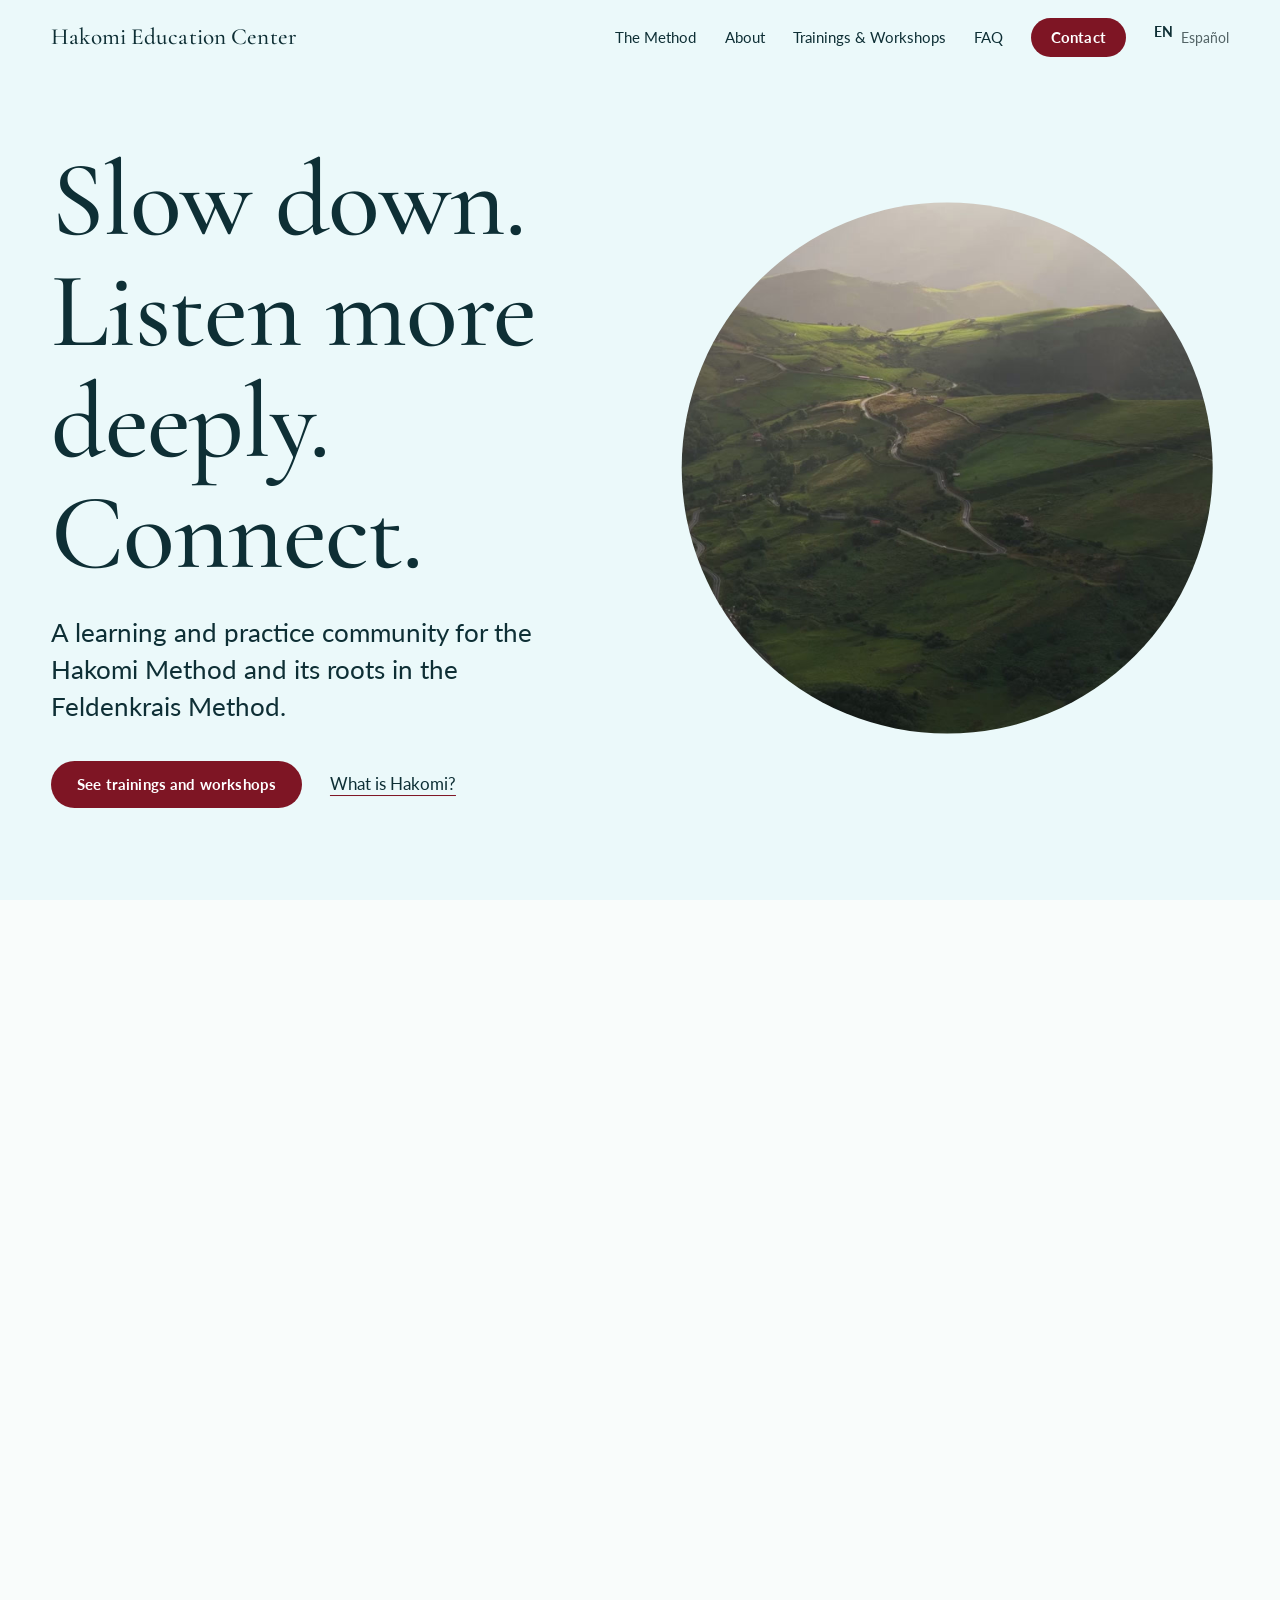
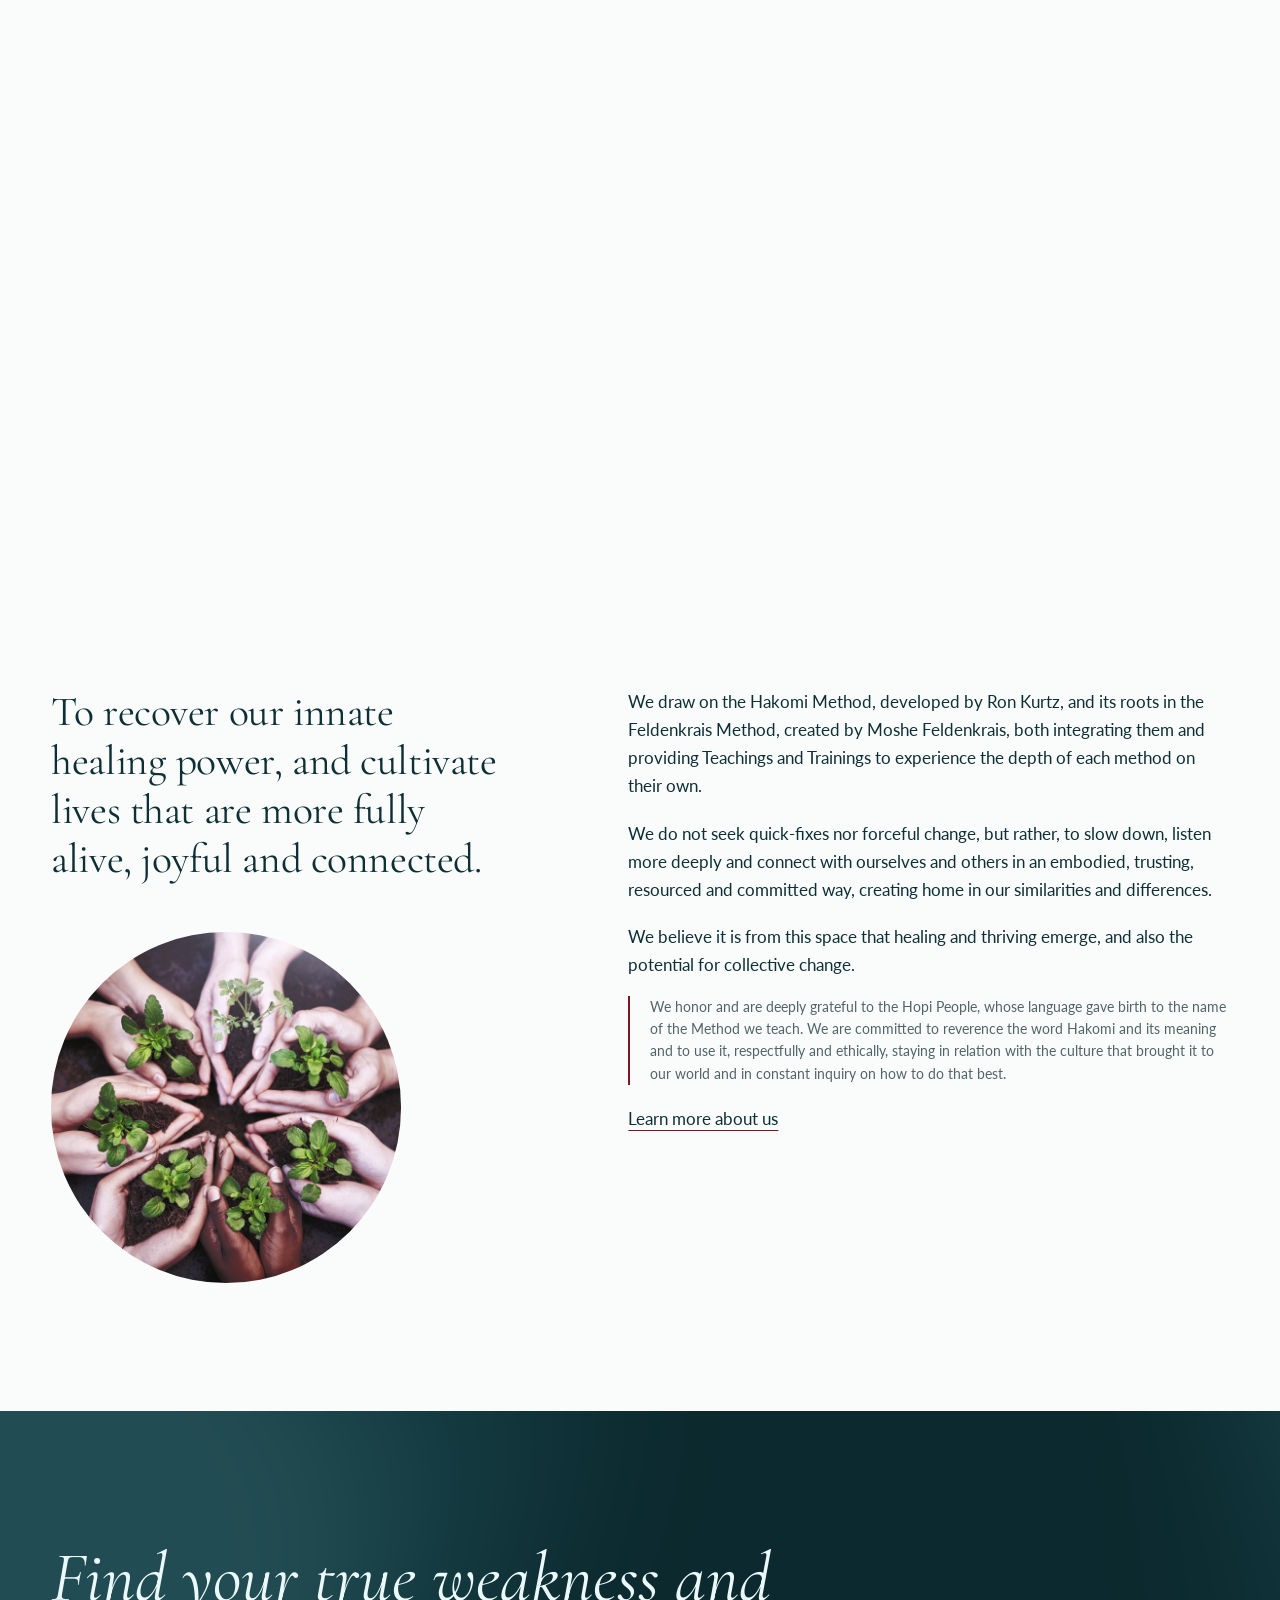
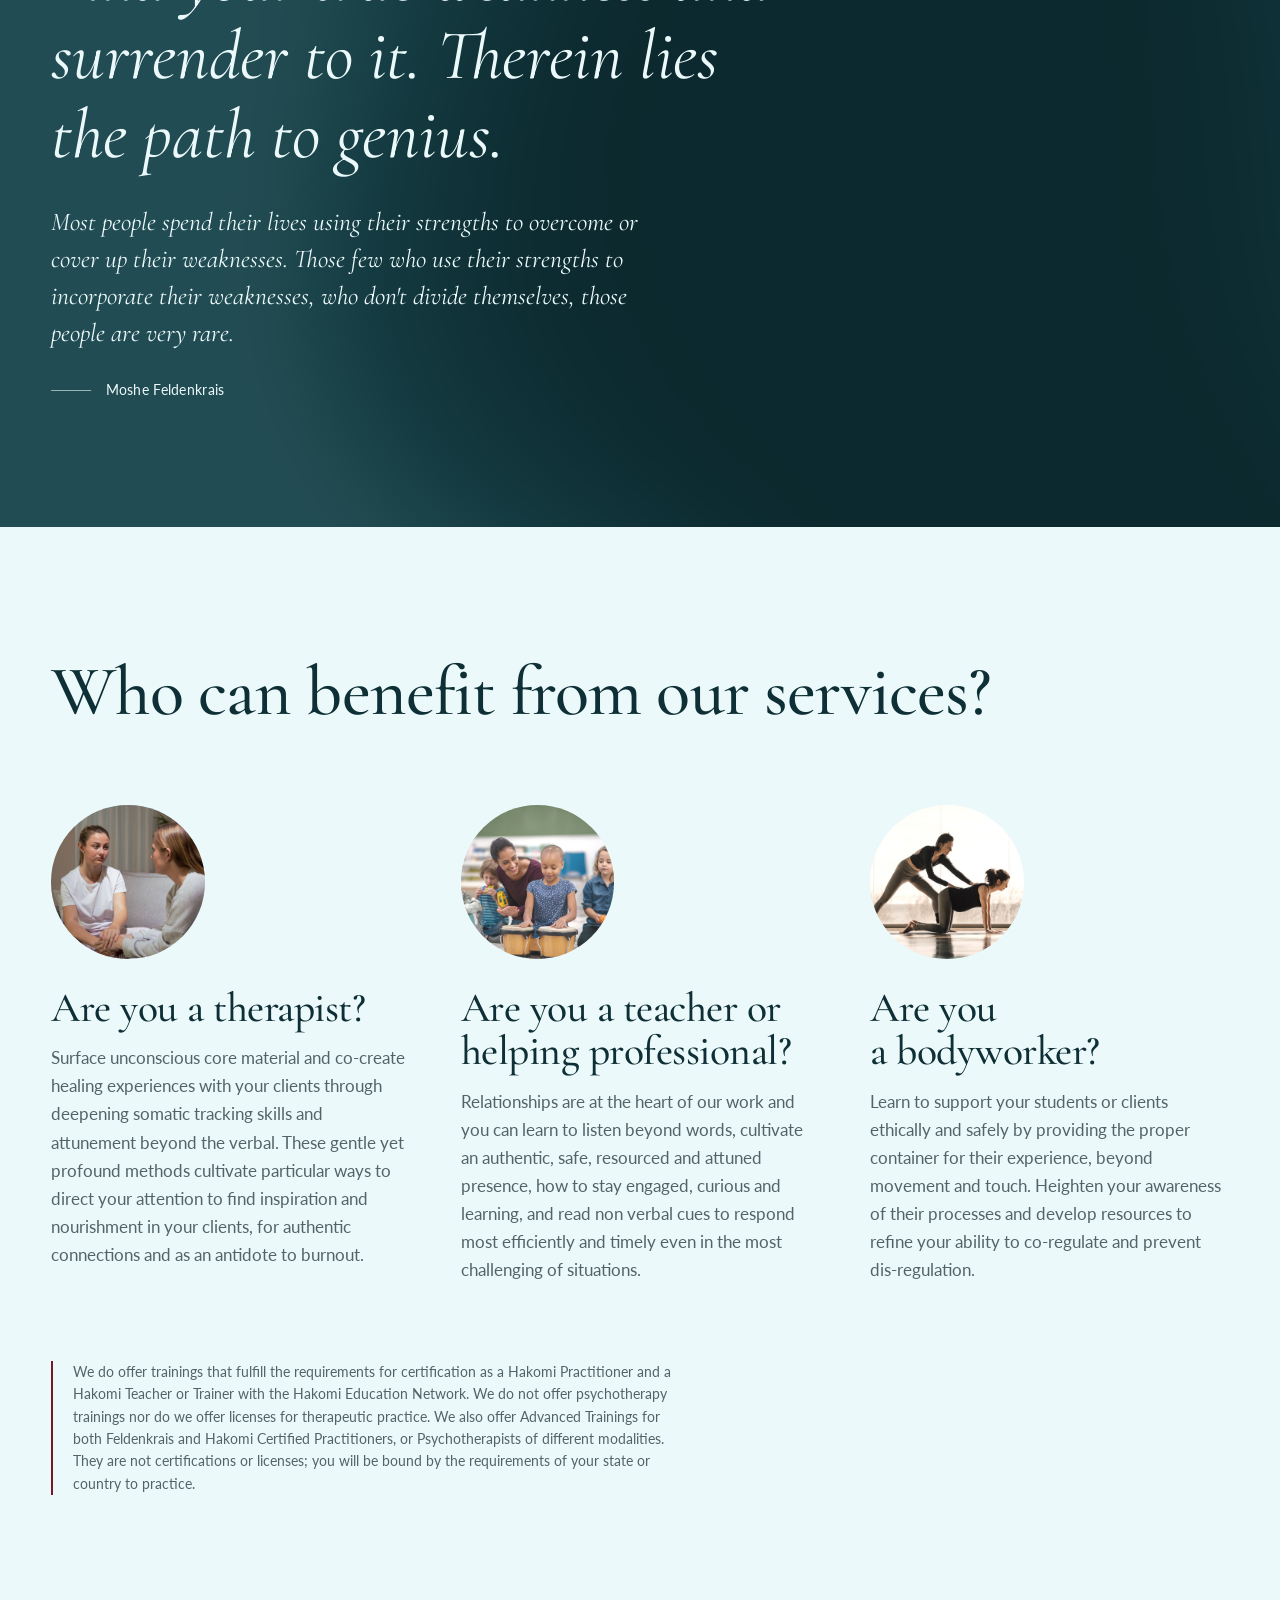
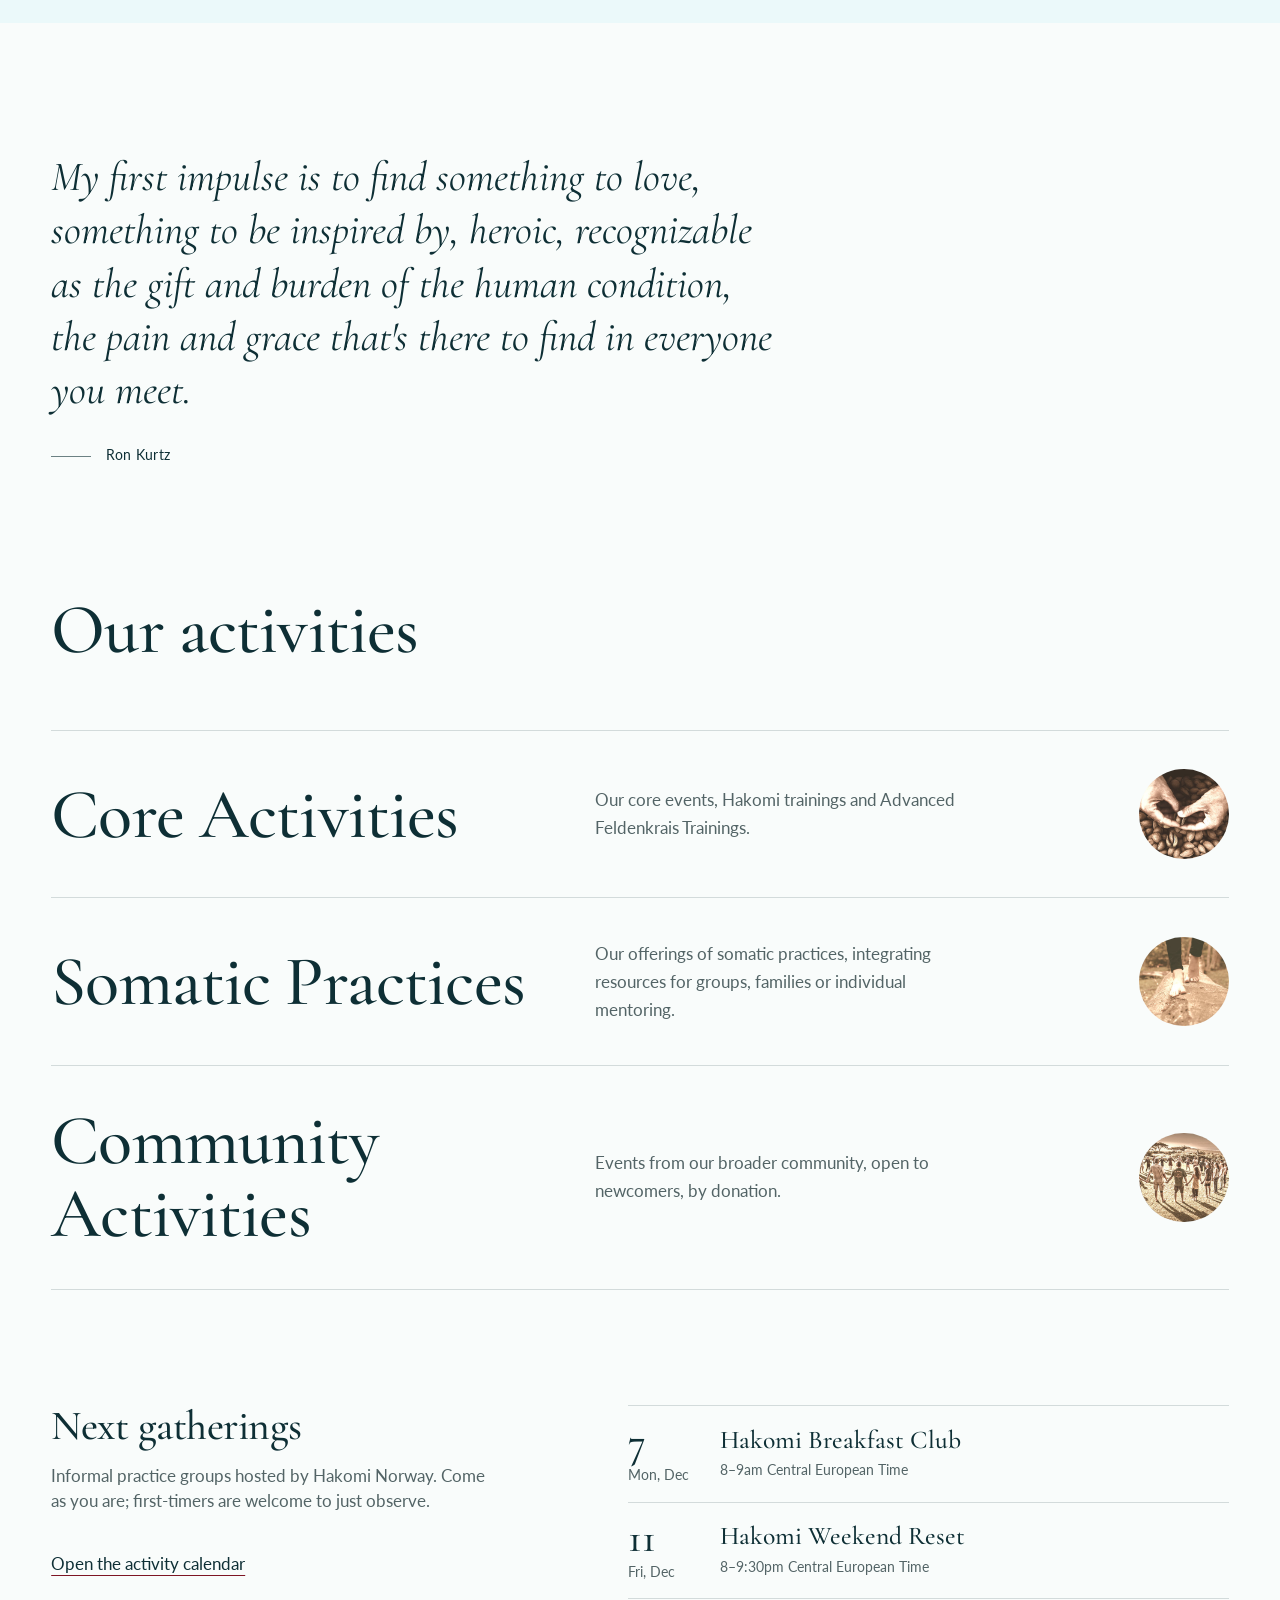
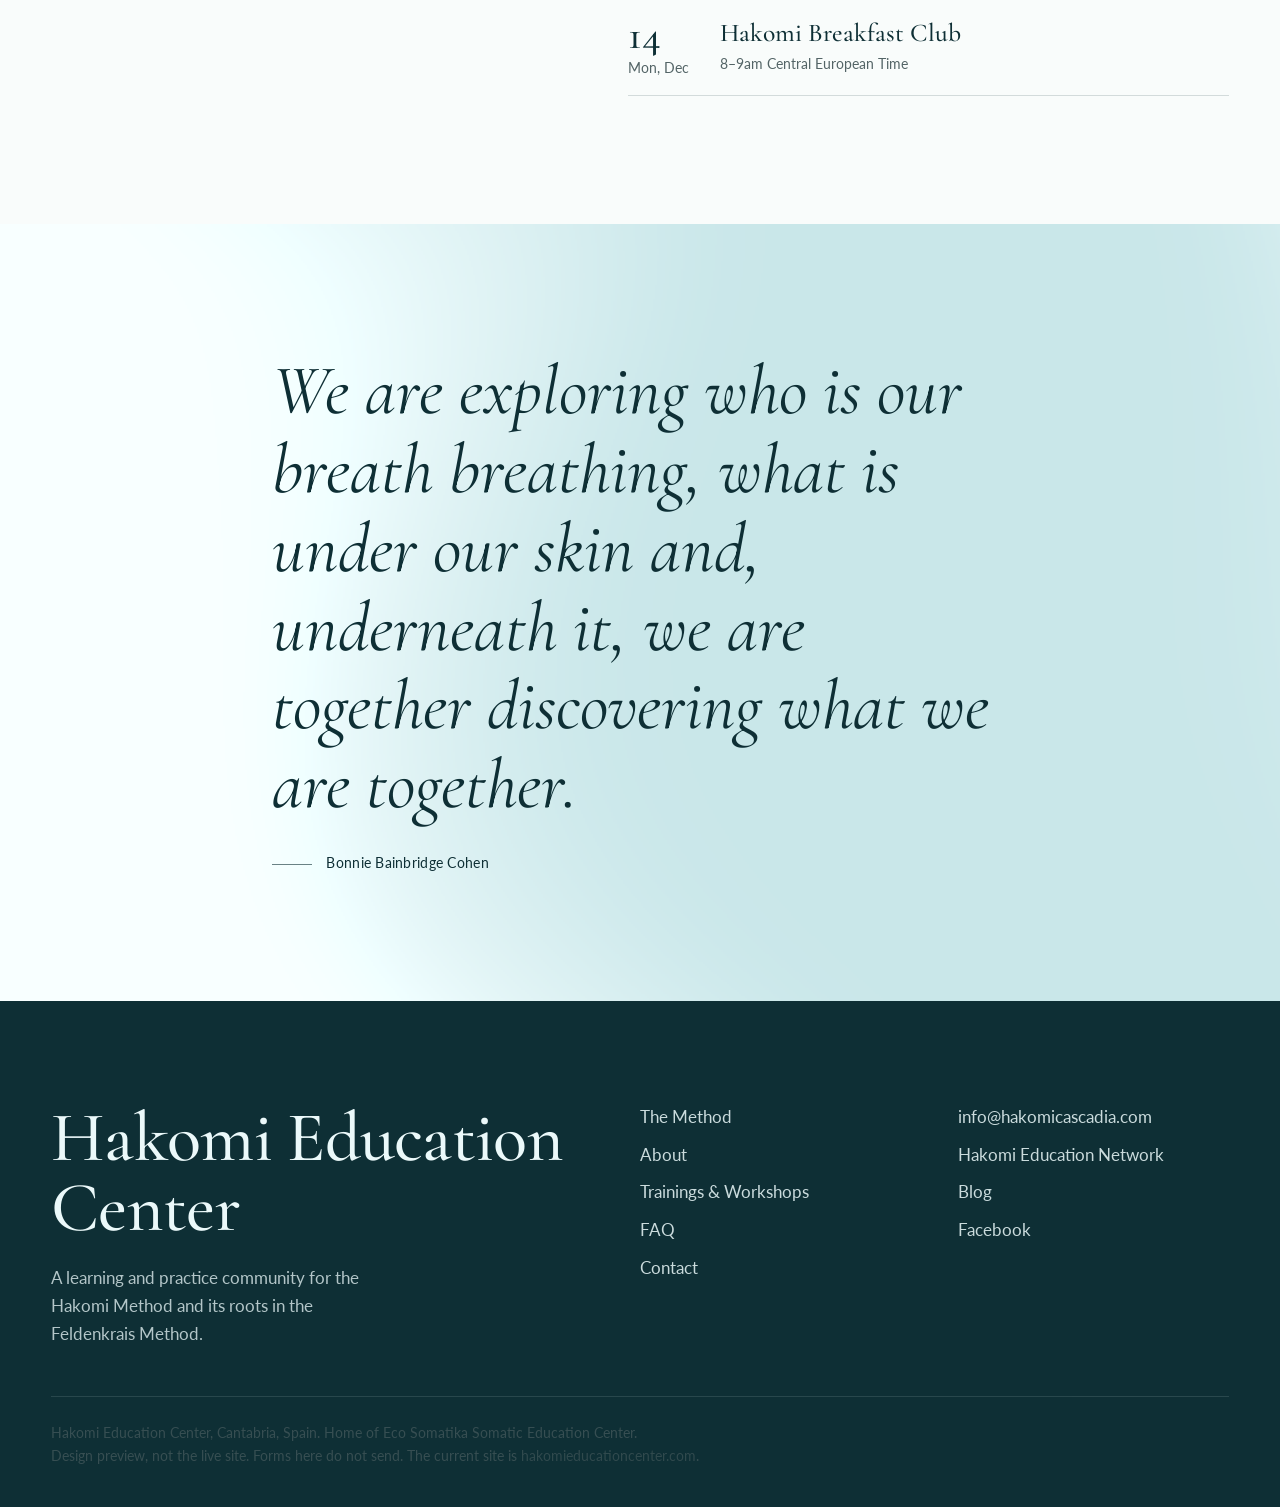
<file: index.html>
<!doctype html>
<html lang="en">
<head>
  <meta charset="utf-8">
  <meta name="viewport" content="width=device-width, initial-scale=1">
  <meta name="robots" content="noindex, nofollow">
  <title>Hakomi Education Center</title>
  <meta name="description" content="A learning and practice community for the Hakomi Method and its roots in the Feldenkrais Method. Trainings, somatic practices and community groups.">
  <link rel="preconnect" href="https://fonts.googleapis.com">
  <link rel="preconnect" href="https://fonts.gstatic.com" crossorigin>
  <link href="https://fonts.googleapis.com/css2?family=Cormorant+Garamond:ital,wght@0,400;0,500;1,400&family=Lato:wght@400;700&display=swap" rel="stylesheet">
  <link rel="stylesheet" href="assets/site.css">
  <script src="assets/site.js" defer></script>
</head>
<body>
<main id="main">

  <section class="hero">
    <div class="hero-stage">
      <div class="hero-copy">
        <h1>
          <span style="--i:0">Slow down.</span>
          <span style="--i:1">Listen more deeply.</span>
          <span style="--i:2">Connect.</span>
        </h1>
        <p class="lede" style="--i:3">A learning and practice community for the Hakomi Method and its roots in the Feldenkrais Method.</p>
        <div class="actions" style="--i:4">
          <a class="btn" href="trainings.html">See trainings and workshops</a>
          <a class="link" href="method.html">What is Hakomi?</a>
        </div>
      </div>
      <video class="hero-video" autoplay muted loop playsinline aria-hidden="true"
        poster="assets/media/valley-poster.jpg"
        src="assets/media/valley.mp4"></video>
      <p class="hero-after">We are building a community for exploring the habits that separate us from ourselves and others.</p>
    </div>
  </section>

  <section class="band">
    <div class="wrap split-cols">
      <div class="sticky">
        <h2 class="lead">To recover our innate healing power, and cultivate lives that are more fully alive, joyful and connected.</h2>
        <img class="round" style="width:min(22rem,70%);margin-top:3rem" loading="lazy" alt="Many hands held in a circle, each cradling a seedling in soil"
          src="assets/media/hands.jpg">
      </div>
      <div class="prose">
        <p>We draw on the Hakomi Method, developed by Ron Kurtz, and its roots in the Feldenkrais Method, created by Moshe Feldenkrais, both integrating them and providing Teachings and Trainings to experience the depth of each method on their own.</p>
        <p>We do not seek quick-fixes nor forceful change, but rather, to slow down, listen more deeply and connect with ourselves and others in an embodied, trusting, resourced and committed way, creating home in our similarities and differences.</p>
        <p>We believe it is from this space that healing and thriving emerge, and also the potential for collective change.</p>
        <p class="note">We honor and are deeply grateful to the Hopi People, whose language gave birth to the name of the Method we teach. We are committed to reverence the word Hakomi and its meaning and to use it, respectfully and ethically, staying in relation with the culture that brought it to our world and in constant inquiry on how to do that best.</p>
        <p><a class="link" href="about.html">Learn more about us</a></p>
      </div>
    </div>
  </section>

  <section class="band band--deep water" data-water="deep">
    <div class="wrap">
      <blockquote class="quote quote--big">
        <p>Find your true weakness and surrender to it. Therein lies the path to genius.</p>
        <p style="font-size:var(--s1);line-height:1.45;margin-top:1.75rem;max-width:38rem">Most people spend their lives using their strengths to overcome or cover up their weaknesses. Those few who use their strengths to incorporate their weaknesses, who don't divide themselves, those people are very rare.</p>
        <cite>Moshe Feldenkrais</cite>
      </blockquote>
    </div>
  </section>

  <section class="band band--ice">
    <div class="wrap">
      <h2>Who can benefit from our services?</h2>
      <div class="trio">
        <article>
          <img class="round" loading="lazy" alt="" src="assets/media/therapist.jpg">
          <h3>Are you a therapist?</h3>
          <p>Surface unconscious core material and co-create healing experiences with your clients through deepening somatic tracking skills and attunement beyond the verbal. These gentle yet profound methods cultivate particular ways to direct your attention to find inspiration and nourishment in your clients, for authentic connections and as an antidote to burnout.</p>
        </article>
        <article>
          <img class="round" loading="lazy" alt="" src="assets/media/teacher.jpg">
          <h3>Are you a teacher or helping professional?</h3>
          <p>Relationships are at the heart of our work and you can learn to listen beyond words, cultivate an authentic, safe, resourced and attuned presence, how to stay engaged, curious and learning, and read non verbal cues to respond most efficiently and timely even in the most challenging of situations.</p>
        </article>
        <article>
          <img class="round" loading="lazy" alt="" src="assets/media/bodyworker.jpg">
          <h3>Are you a bodyworker?</h3>
          <p>Learn to support your students or clients ethically and safely by providing the proper container for their experience, beyond movement and touch. Heighten your awareness of their processes and develop resources to refine your ability to co-regulate and prevent dis-regulation.</p>
        </article>
      </div>
      <p class="note" style="margin-top:clamp(3rem,6vw,5rem)">We do offer trainings that fulfill the requirements for certification as a Hakomi Practitioner and a Hakomi Teacher or Trainer with the Hakomi Education Network. We do not offer psychotherapy trainings nor do we offer licenses for therapeutic practice. We also offer Advanced Trainings for both Feldenkrais and Hakomi Certified Practitioners, or Psychotherapists of different modalities. They are not certifications or licenses; you will be bound by the requirements of your state or country to practice.</p>
    </div>
  </section>

  <section class="band" style="padding-bottom:0">
    <div class="wrap">
      <blockquote class="quote">
        <p>My first impulse is to find something to love, something to be inspired by, heroic, recognizable as the gift and burden of the human condition, the pain and grace that's there to find in everyone you meet.</p>
        <cite>Ron Kurtz</cite>
      </blockquote>
    </div>
  </section>

  <section class="band">
    <div class="wrap">
      <h2>Our activities</h2>
      <div class="rows">
        <a class="row" href="trainings.html#core">
          <h3>Core Activities</h3>
          <p>Our core events, Hakomi trainings and Advanced Feldenkrais Trainings.</p>
          <img class="round" loading="lazy" alt="" src="assets/media/core.jpg">
        </a>
        <a class="row" href="trainings.html#somatic">
          <h3>Somatic Practices</h3>
          <p>Our offerings of somatic practices, integrating resources for groups, families or individual mentoring.</p>
          <img class="round" loading="lazy" alt="" src="assets/media/somatic.jpg">
        </a>
        <a class="row" href="trainings.html#community">
          <h3>Community Activities</h3>
          <p>Events from our broader community, open to newcomers, by donation.</p>
          <img class="round" loading="lazy" alt="" src="assets/media/community.jpg">
        </a>
      </div>

      <div class="split-cols" style="margin-top:clamp(4rem,9vw,8rem)">
        <div>
          <h3>Next gatherings</h3>
          <p class="lede" style="margin-top:1rem;font-size:var(--s0)">Informal practice groups hosted by Hakomi Norway. Come as you are; first-timers are welcome to just observe.</p>
          <div class="actions"><a class="link" href="trainings.html#calendar">Open the activity calendar</a></div>
        </div>
        <ul class="dates" data-next="3"></ul>
      </div>
    </div>
  </section>

  <section class="band band--ice water" data-water="ice">
    <div class="wrap">
      <blockquote class="quote quote--big center">
        <p>We are exploring who is our breath breathing, what is under our skin and, underneath it, we are together discovering what we are together.</p>
        <cite>Bonnie Bainbridge Cohen</cite>
      </blockquote>
    </div>
  </section>

</main>
</body>
</html>
</file>
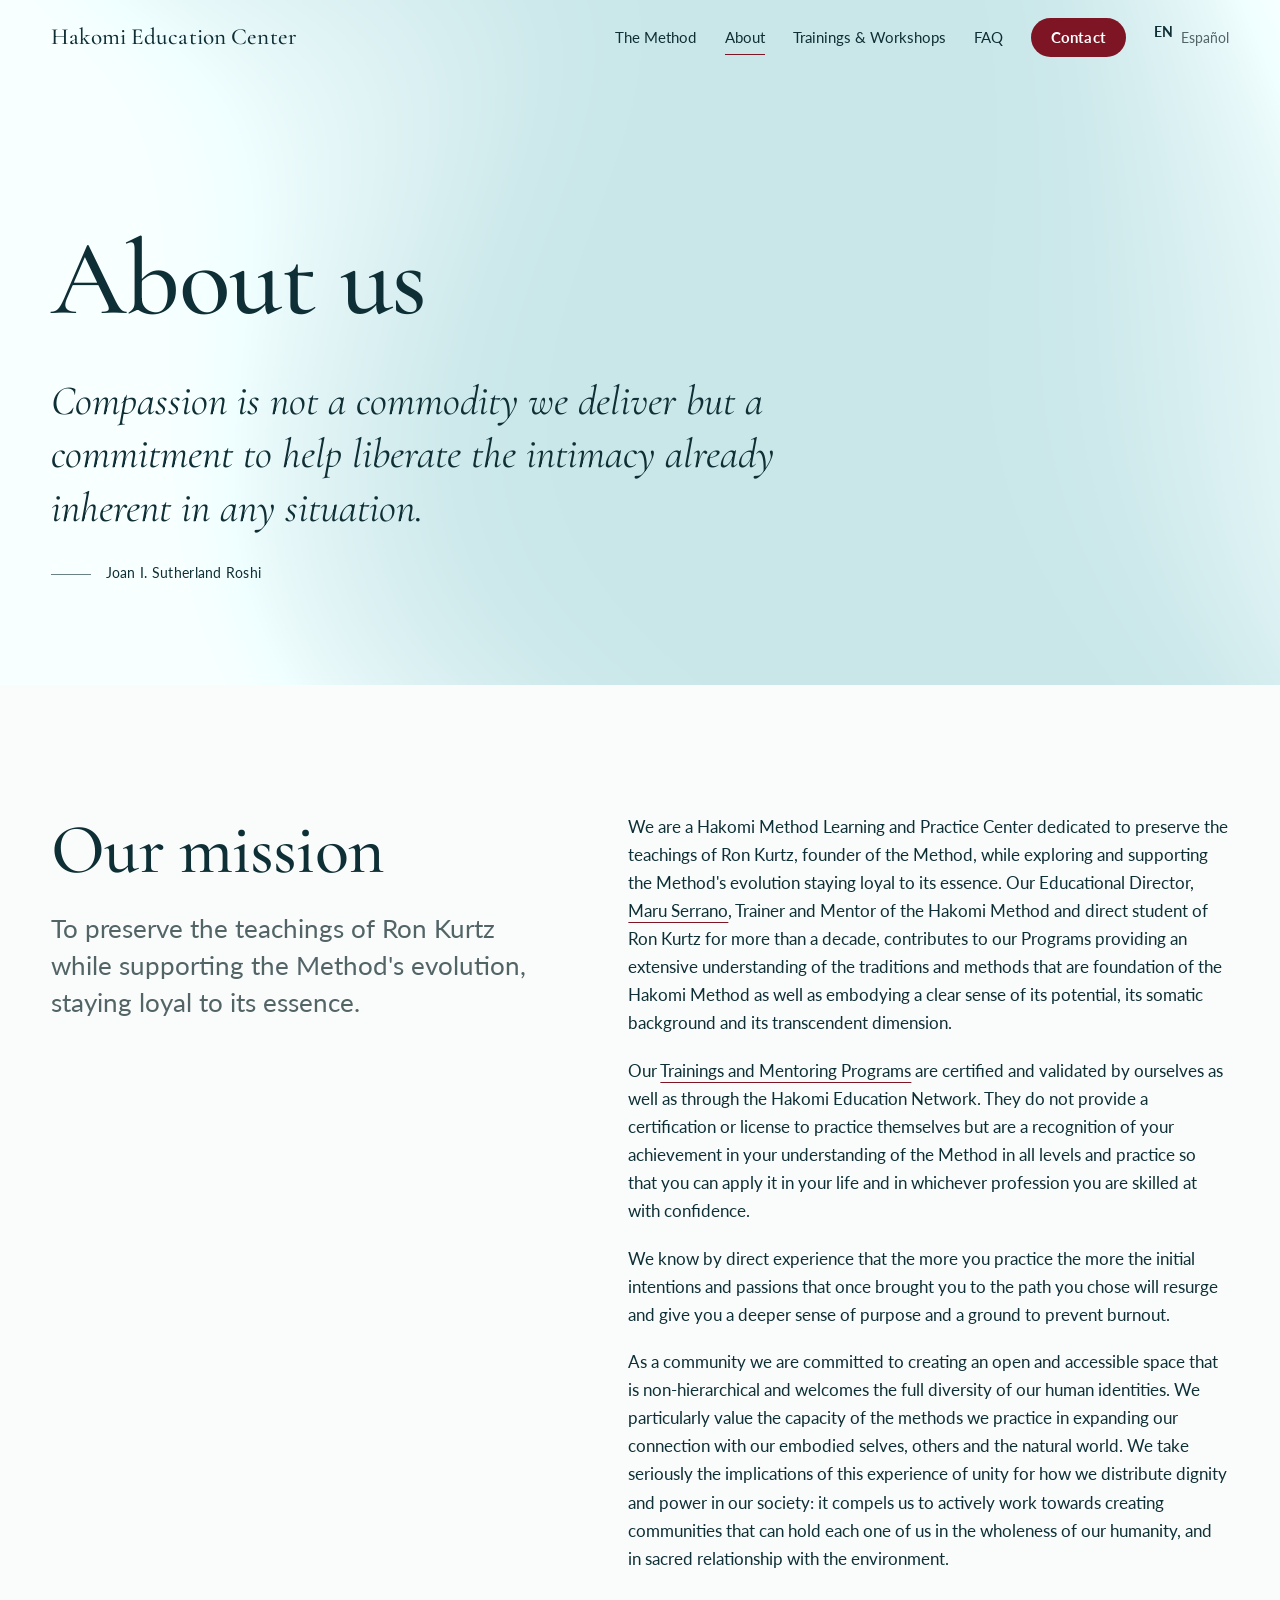
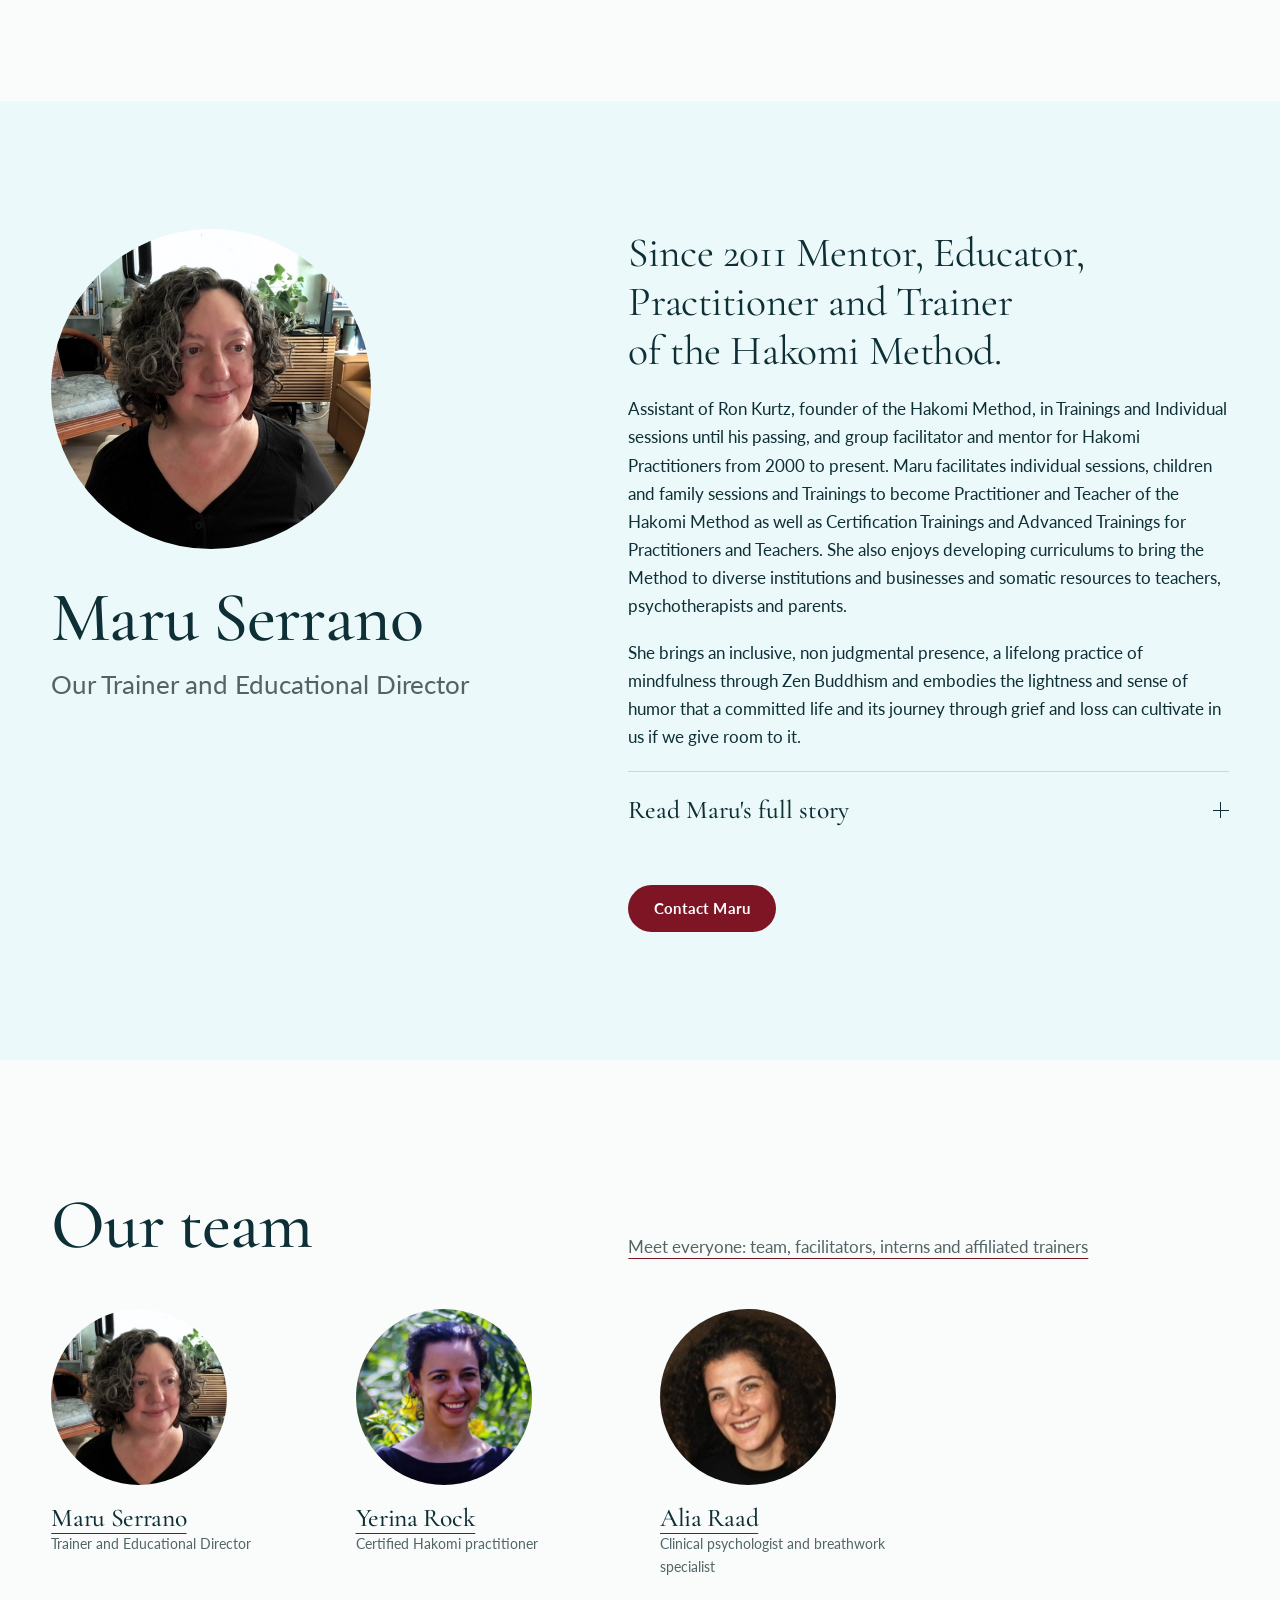
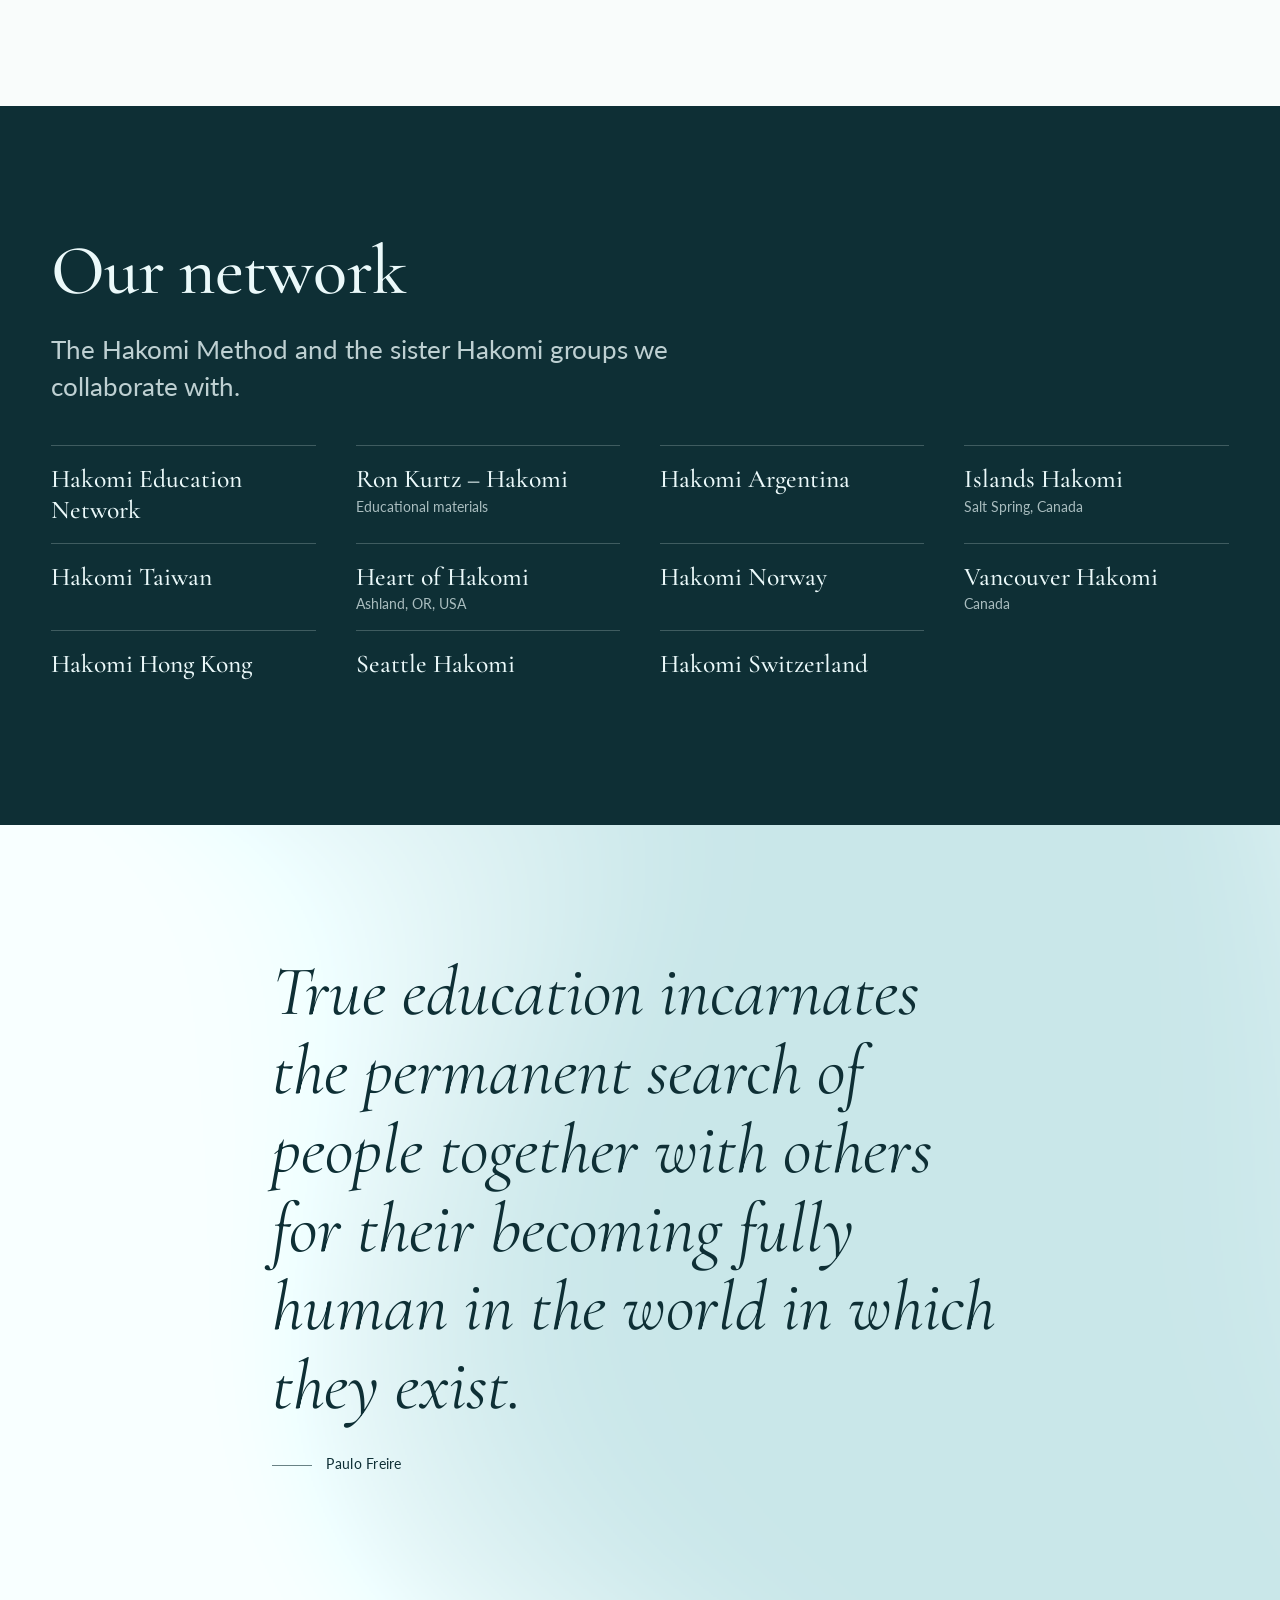
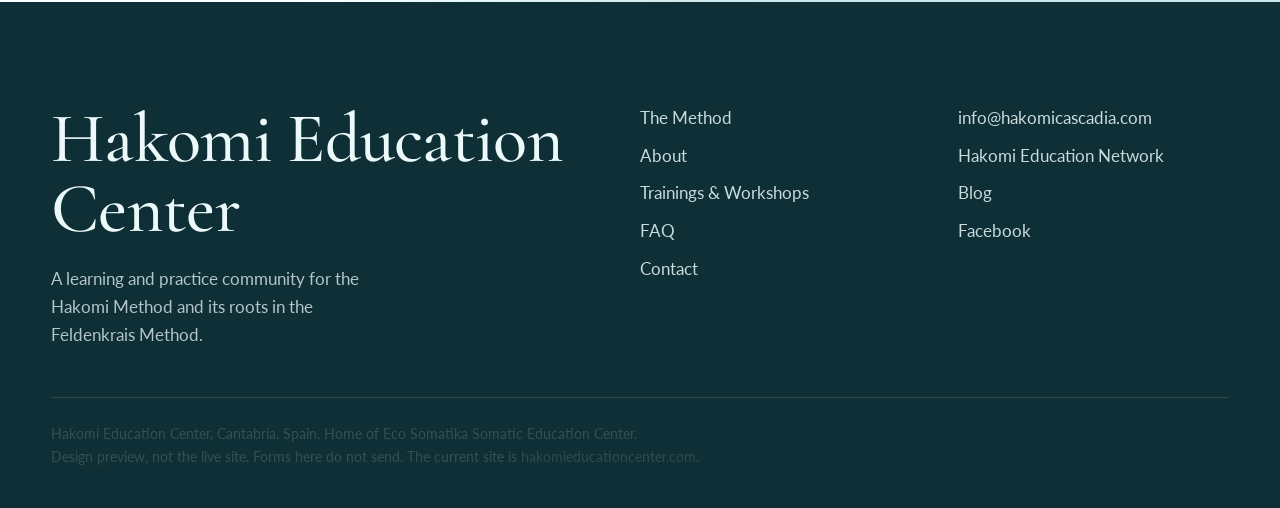
<file: about.html>
<!doctype html>
<html lang="en">
<head>
  <meta charset="utf-8">
  <meta name="viewport" content="width=device-width, initial-scale=1">
  <meta name="robots" content="noindex, nofollow">
  <title>About | Hakomi Education Center</title>
  <meta name="description" content="Our mission, our trainer Maru Serrano, our team and the Hakomi network we collaborate with.">
  <link rel="preconnect" href="https://fonts.googleapis.com">
  <link rel="preconnect" href="https://fonts.gstatic.com" crossorigin>
  <link href="https://fonts.googleapis.com/css2?family=Cormorant+Garamond:ital,wght@0,400;0,500;1,400&family=Lato:wght@400;700&display=swap" rel="stylesheet">
  <link rel="stylesheet" href="assets/site.css">
  <script src="assets/site.js" defer></script>
</head>
<body>
<main id="main">

  <header class="page-head water" data-water="ice">
    <div class="wrap">
      <h1>About us</h1>
      <blockquote class="quote" style="margin-top:2.5rem">
        <p>Compassion is not a commodity we deliver but a commitment to help liberate the intimacy already inherent in any situation.</p>
        <cite>Joan I. Sutherland Roshi</cite>
      </blockquote>
    </div>
  </header>

  <section class="band" id="mission">
    <div class="wrap split-cols">
      <div class="sticky">
        <h2>Our mission</h2>
        <p class="lede" style="margin-top:1.5rem">To preserve the teachings of Ron Kurtz while supporting the Method's evolution, staying loyal to its essence.</p>
      </div>
      <div class="prose">
        <p>We are a Hakomi Method Learning and Practice Center dedicated to preserve the teachings of Ron Kurtz, founder of the Method, while exploring and supporting the Method's evolution staying loyal to its essence. Our Educational Director, <a class="link" href="#trainer">Maru Serrano</a>, Trainer and Mentor of the Hakomi Method and direct student of Ron Kurtz for more than a decade, contributes to our Programs providing an extensive understanding of the traditions and methods that are foundation of the Hakomi Method as well as embodying a clear sense of its potential, its somatic background and its transcendent dimension.</p>
        <p>Our <a class="link" href="trainings.html">Trainings and Mentoring Programs</a> are certified and validated by ourselves as well as through the Hakomi Education Network. They do not provide a certification or license to practice themselves but are a recognition of your achievement in your understanding of the Method in all levels and practice so that you can apply it in your life and in whichever profession you are skilled at with confidence.</p>
        <p>We know by direct experience that the more you practice the more the initial intentions and passions that once brought you to the path you chose will resurge and give you a deeper sense of purpose and a ground to prevent burnout.</p>
        <p>As a community we are committed to creating an open and accessible space that is non-hierarchical and welcomes the full diversity of our human identities. We particularly value the capacity of the methods we practice in expanding our connection with our embodied selves, others and the natural world. We take seriously the implications of this experience of unity for how we distribute dignity and power in our society: it compels us to actively work towards creating communities that can hold each one of us in the wholeness of our humanity, and in sacred relationship with the environment.</p>
      </div>
    </div>
  </section>

  <section class="band band--ice" id="trainer">
    <div class="wrap split-cols">
      <div class="sticky">
        <img class="round" style="width:min(20rem,70%)" alt="Maru Serrano"
          src="assets/media/maru.png">
        <h2 style="margin-top:2rem">Maru Serrano</h2>
        <p class="lede" style="margin-top:0.75rem">Our Trainer and Educational Director</p>
      </div>
      <div class="prose">
        <p class="lead">Since 2011 Mentor, Educator, Practitioner and Trainer of the Hakomi Method.</p>
        <p>Assistant of Ron Kurtz, founder of the Hakomi Method, in Trainings and Individual sessions until his passing, and group facilitator and mentor for Hakomi Practitioners from 2000 to present. Maru facilitates individual sessions, children and family sessions and Trainings to become Practitioner and Teacher of the Hakomi Method as well as Certification Trainings and Advanced Trainings for Practitioners and Teachers. She also enjoys developing curriculums to bring the Method to diverse institutions and businesses and somatic resources to teachers, psychotherapists and parents.</p>
        <p>She brings an inclusive, non judgmental presence, a lifelong practice of mindfulness through Zen Buddhism and embodies the lightness and sense of humor that a committed life and its journey through grief and loss can cultivate in us if we give room to it.</p>
        <details>
          <summary>Read Maru's full story</summary>
          <div>
            <p>Being drawn as a child to Movement Arts and Martial Arts she started, as a teenager, training as a Shiatsu practitioner, as part of her formal Soto Zen Practice. She continued her journey studying Chinese Medicine, Eutony, the Feldenkrais Method, becoming a Certified Somatic Counselor, a Certified Feldenkrais Practitioner and Teacher and studying Sensorimotor Psychotherapy, which gives her approach a trauma informed lens.</p>
            <p>She has a lifelong experience working with children and families, being also a Certified Child Space Practitioner, a Method created by Chava Shelhav, with a developmental oriented approach based on the Feldenkrais method that works with children and families. She continues to deepen her understanding of this work under the guidance of Larry Goldfarb, Feldenkrais Mentor and Trainer, and Yehudit Silver, Feldenkrais Trainer from the lineage of Alon Talmi, who founded the Talmi Method, envisioning and systematizing the application of the Feldenkrais Method in the field of trauma and mental health.</p>
            <p>Educational Director of Hakomi Education Center, home and practice space for a diverse group of practitioners from Hong Kong to Europe, UK, USA and Canada, and with physical residence in Cantabria, Spain. Hakomi Education Center is also home of Eco Somatika Somatic Education Center, a space to deepen into somatic resources and tools as well as an aid to the learning of the Hakomi Method through the lens of the Feldenkrais Method: learning through sensing, moving, feeling and acting. This space holds her private practice, facilitated through individual or group sessions of sensorimotor practices and developmental explorations, and also Advanced Feldenkrais Trainings and Advanced Trainings integrating Feldenkrais and Hakomi Methods for Practitioners, Psychotherapists and Bodyworkers.</p>
            <p>She holds immense gratitude to all her teachers, alive and passed, and their teachers, and to her students and their students to be, and in her own words "not one day goes by without me being moved by their vulnerability and courage and feeling honored to become part of their lineage."</p>
            <p>Her approach is held in a spirit that resonates with what feels to her like a sacred, wholly, rightful human way of being and becoming in the world and with the world in relation: a grounding in deep listening with an embodied knowing of the way we are whole and at the same time open and constantly impressing each other with our presence, spaciousness and basic kindness to hold experience, trust to follow the rhythms of life's unfolding and healing.</p>
            <p>Her passion for social change expresses in a commitment to nurture an environment that brings to light the unconscious processes and embodied habits that limit us and hold us back in relating deeply and creating authentic intimacy.</p>
          </div>
        </details>
        <div class="actions"><a class="btn" href="contact.html">Contact Maru</a></div>
      </div>
    </div>
  </section>

  <section class="band" id="team">
    <div class="wrap">
      <div class="section-head" style="margin-bottom:0">
        <h2>Our team</h2>
        <p><a class="link" href="team.html">Meet everyone: team, facilitators, interns and affiliated trainers</a></p>
      </div>
      <div class="people">
        <article>
          <img class="round" loading="lazy" alt="Maru Serrano" src="assets/media/maru.jpg">
          <h3><a class="link" href="#trainer">Maru Serrano</a></h3>
          <p>Trainer and Educational Director</p>
        </article>
        <article>
          <img class="round" loading="lazy" alt="Yerina Rock" src="assets/media/yerina.jpg">
          <h3><a class="link" href="team.html#yerina-rock">Yerina Rock</a></h3>
          <p>Certified Hakomi practitioner</p>
        </article>
        <article>
          <img class="round" loading="lazy" alt="Alia Raad" src="assets/media/alia.jpg">
          <h3><a class="link" href="team.html#alia-raad">Alia Raad</a></h3>
          <p>Clinical psychologist and breathwork specialist</p>
        </article>
      </div>
    </div>
  </section>

  <section class="band band--deep" id="network">
    <div class="wrap">
      <h2>Our network</h2>
      <p class="lede" style="margin-top:1.5rem;color:inherit;opacity:.8">The Hakomi Method and the sister Hakomi groups we collaborate with.</p>
      <div class="network">
        <a href="https://www.hakomieducation.net/">Hakomi Education Network</a>
        <a href="https://hakomi.com/">Ron Kurtz – Hakomi<small>Educational materials</small></a>
        <a href="https://hakomiargentina.com/">Hakomi Argentina</a>
        <a href="https://mindfulselfdiscovery.com/">Islands Hakomi<small>Salt Spring, Canada</small></a>
        <a href="https://www.hakomi.com.tw/">Hakomi Taiwan</a>
        <a href="http://hakomi.me/">Heart of Hakomi<small>Ashland, OR, USA</small></a>
        <a href="https://en.hakomi.no/">Hakomi Norway</a>
        <a href="https://vancouver.hakomieducation.org/">Vancouver Hakomi<small>Canada</small></a>
        <a href="https://www.facebook.com/HakomiEducationNetworkHongKong/">Hakomi Hong Kong</a>
        <a href="https://www.seattlehakomi.com/">Seattle Hakomi</a>
        <a href="https://hakomi-suisse.ch/en/">Hakomi Switzerland</a>
      </div>
    </div>
  </section>

  <section class="band band--ice water" data-water="ice">
    <div class="wrap">
      <blockquote class="quote quote--big center">
        <p>True education incarnates the permanent search of people together with others for their becoming fully human in the world in which they exist.</p>
        <cite>Paulo Freire</cite>
      </blockquote>
    </div>
  </section>

</main>
</body>
</html>
</file>
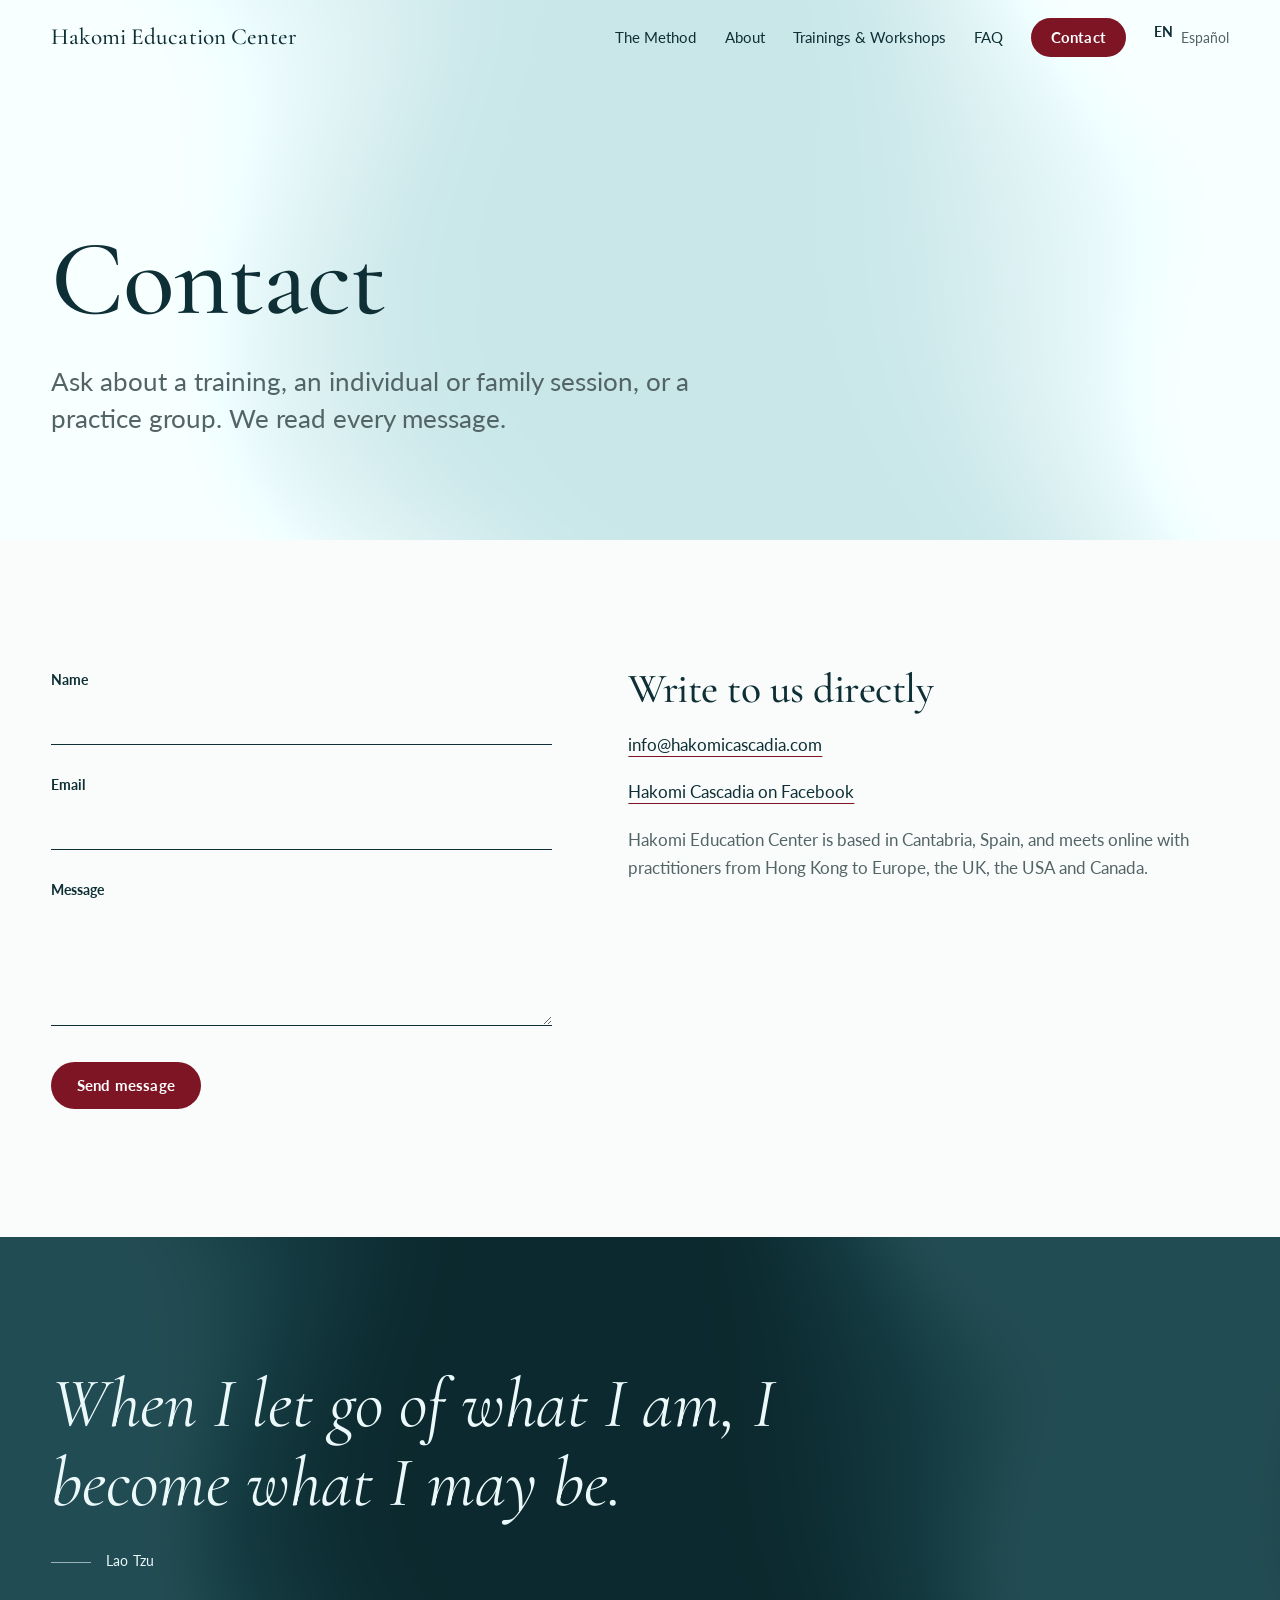
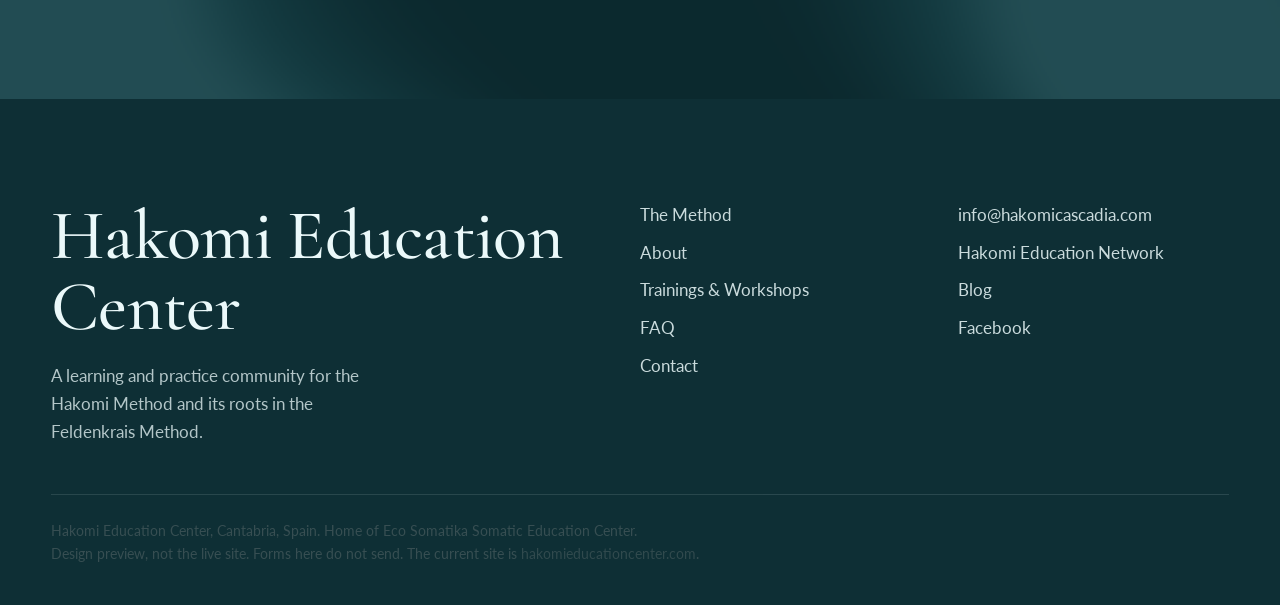
<file: contact.html>
<!doctype html>
<html lang="en">
<head>
  <meta charset="utf-8">
  <meta name="viewport" content="width=device-width, initial-scale=1">
  <meta name="robots" content="noindex, nofollow">
  <title>Contact | Hakomi Education Center</title>
  <meta name="description" content="Write to the Hakomi Education Center about trainings, sessions and practice groups.">
  <link rel="preconnect" href="https://fonts.googleapis.com">
  <link rel="preconnect" href="https://fonts.gstatic.com" crossorigin>
  <link href="https://fonts.googleapis.com/css2?family=Cormorant+Garamond:ital,wght@0,400;0,500;1,400&family=Lato:wght@400;700&display=swap" rel="stylesheet">
  <link rel="stylesheet" href="assets/site.css">
  <script src="assets/site.js" defer></script>
</head>
<body>
<main id="main">

  <header class="page-head water" data-water="ice">
    <div class="wrap">
      <h1>Contact</h1>
      <p class="lede">Ask about a training, an individual or family session, or a practice group. We read every message.</p>
    </div>
  </header>

  <section class="band">
    <div class="wrap split-cols">
      <div>
        <form class="form" data-demo>
          <div><label for="c-name">Name</label><input id="c-name" autocomplete="name" required></div>
          <div><label for="c-email">Email</label><input id="c-email" type="email" autocomplete="email" required></div>
          <div><label for="c-msg">Message</label><textarea id="c-msg" required></textarea></div>
          <div><button class="btn">Send message</button></div>
        </form>
        <div class="done" hidden>
          <svg viewBox="0 0 56 56" aria-hidden="true"><circle cx="28" cy="28" r="25"/><path d="M17 29l8 8 15-17"/></svg>
          <h3>Message sent</h3>
          <p>Thank you for writing. We will reply by email.</p>
          <small>Prototype: this form is not connected yet, so nothing was sent.</small>
        </div>
      </div>
      <div class="prose">
        <h3>Write to us directly</h3>
        <p><a class="link" href="mailto:info@hakomicascadia.com">info@hakomicascadia.com</a></p>
        <p><a class="link" href="https://www.facebook.com/hakomicascadia/">Hakomi Cascadia on Facebook</a></p>
        <p style="color:var(--stone)">Hakomi Education Center is based in Cantabria, Spain, and meets online with practitioners from Hong Kong to Europe, the UK, the USA and Canada.</p>
      </div>
    </div>
  </section>

  <section class="band band--deep water" data-water="deep">
    <div class="wrap">
      <blockquote class="quote quote--big">
        <p>When I let go of what I am, I become what I may be.</p>
        <cite>Lao Tzu</cite>
      </blockquote>
    </div>
  </section>

</main>
</body>
</html>
</file>
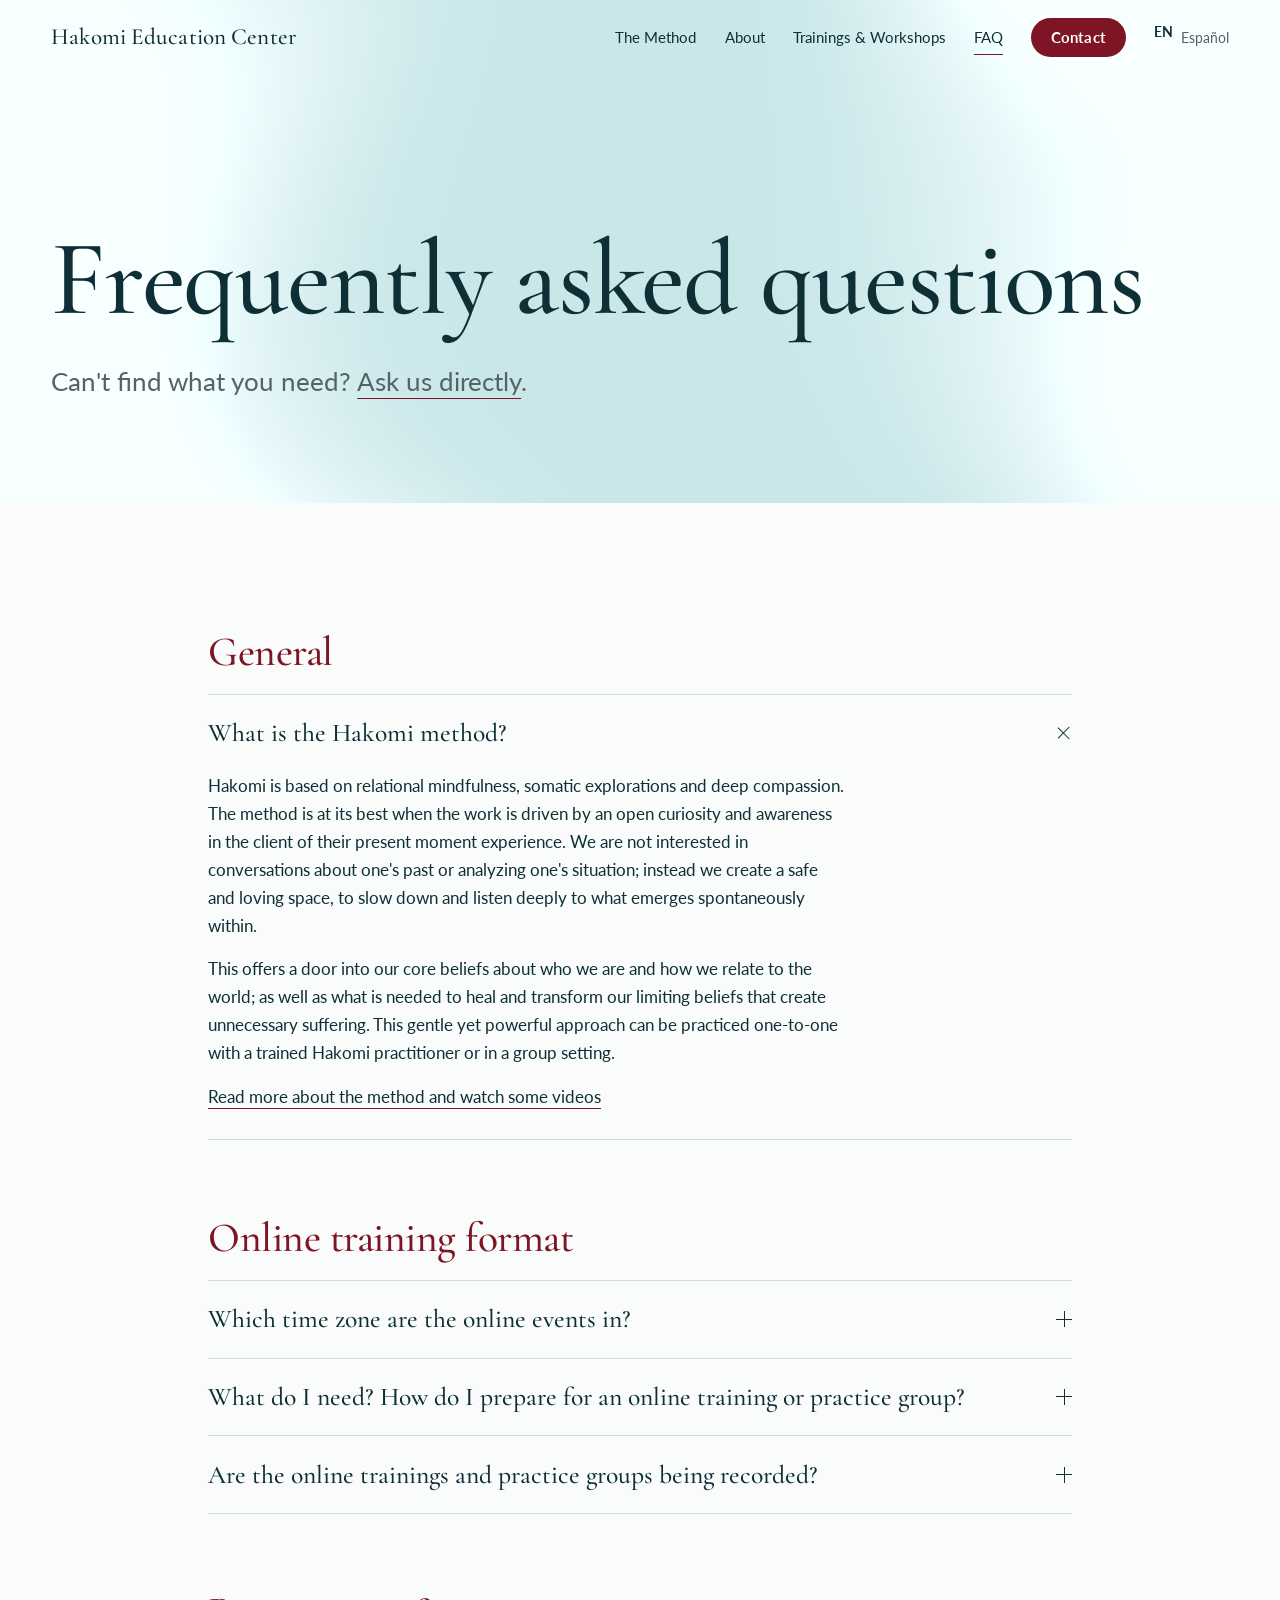
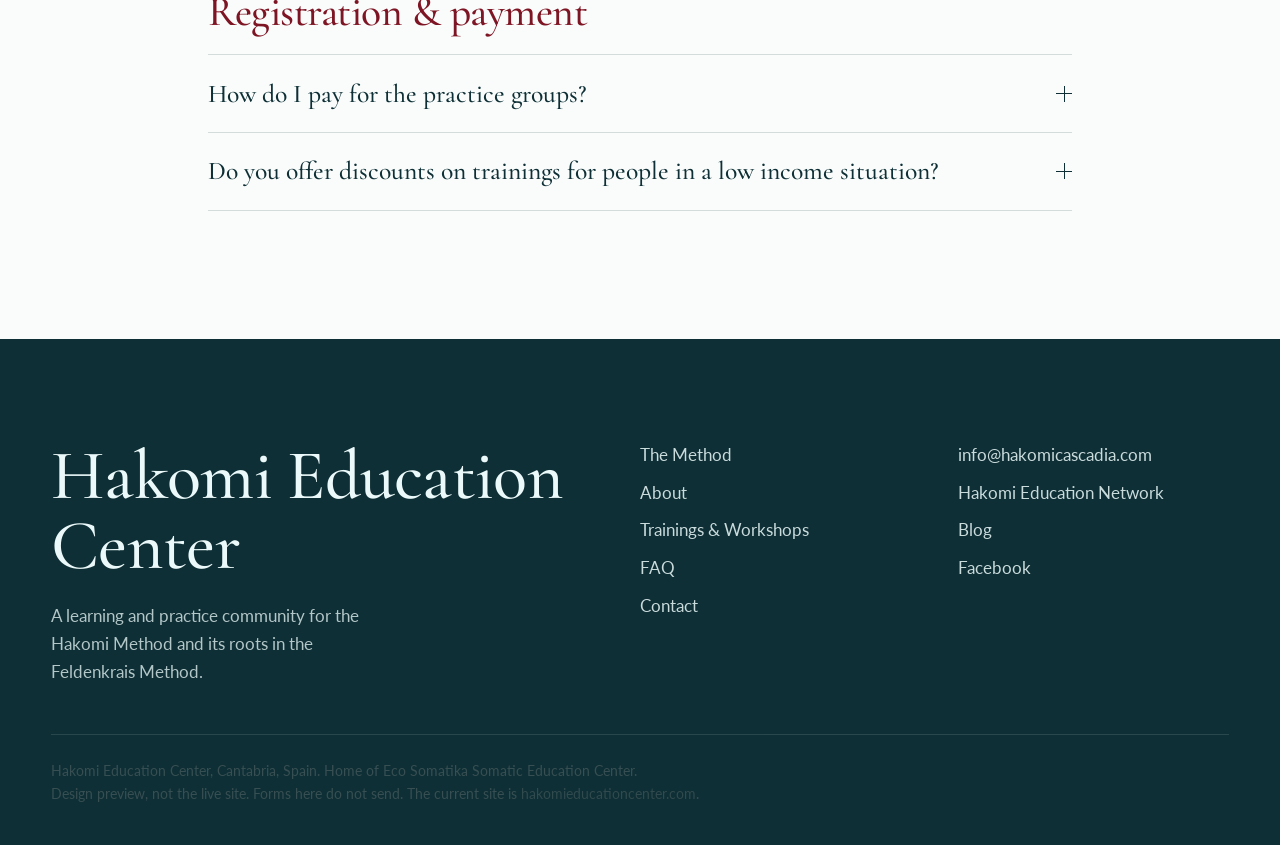
<file: faq.html>
<!doctype html>
<html lang="en">
<head>
  <meta charset="utf-8">
  <meta name="viewport" content="width=device-width, initial-scale=1">
  <meta name="robots" content="noindex, nofollow">
  <title>Frequently Asked Questions | Hakomi Education Center</title>
  <meta name="description" content="Answers about the Hakomi method, our online training format, registration and payment.">
  <link rel="preconnect" href="https://fonts.googleapis.com">
  <link rel="preconnect" href="https://fonts.gstatic.com" crossorigin>
  <link href="https://fonts.googleapis.com/css2?family=Cormorant+Garamond:ital,wght@0,400;0,500;1,400&family=Lato:wght@400;700&display=swap" rel="stylesheet">
  <link rel="stylesheet" href="assets/site.css">
  <script src="assets/site.js" defer></script>
</head>
<body>
<main id="main">

  <header class="page-head water" data-water="ice">
    <div class="wrap">
      <h1>Frequently asked questions</h1>
      <p class="lede">Can't find what you need? <a class="link" href="contact.html">Ask us directly</a>.</p>
    </div>
  </header>

  <section class="band">
    <div class="wrap" style="max-width:54rem">

      <div class="faq-group">
        <h2>General</h2>
        <details open>
          <summary>What is the Hakomi method?</summary>
          <div>
            <p>Hakomi is based on relational mindfulness, somatic explorations and deep compassion. The method is at its best when the work is driven by an open curiosity and awareness in the client of their present moment experience. We are not interested in conversations about one's past or analyzing one's situation; instead we create a safe and loving space, to slow down and listen deeply to what emerges spontaneously within.</p>
            <p>This offers a door into our core beliefs about who we are and how we relate to the world; as well as what is needed to heal and transform our limiting beliefs that create unnecessary suffering. This gentle yet powerful approach can be practiced one-to-one with a trained Hakomi practitioner or in a group setting.</p>
            <p><a class="link" href="method.html">Read more about the method and watch some videos</a></p>
          </div>
        </details>
      </div>

      <div class="faq-group">
        <h2>Online training format</h2>
        <details>
          <summary>Which time zone are the online events in?</summary>
          <div>
            <p>Our online trainings and practice groups schedule is in the Pacific time zone (PDT).</p>
            <p>This means that our morning sessions work well with the European time zones and our afternoon and evening sessions work well with Asian time zones.</p>
            <p>If you're unsure how your time zone works with PDT, or need the exact time, you can use a <a class="link" href="https://www.timeanddate.com/worldclock/converter.html">time zone converter</a>.</p>
          </div>
        </details>
        <details>
          <summary>What do I need? How do I prepare for an online training or practice group?</summary>
          <div>
            <p>Our training uses Zoom as a teleconferencing platform. You are not required to download the application; simply click on the link sent in the reminder emails after registration to log on.</p>
            <ul>
              <li>A big screen (laptop, iPad or computer screen) with high-speed internet that can support voice and video.</li>
              <li>Our online events are interactive, which means we have our video on during the sessions.</li>
              <li>We recommend logging on 5 minutes before the training starts to avoid any delays for you or other participants.</li>
              <li>Any resources that can provide you more comfort (warm tea, a blanket).</li>
              <li>We will sometimes need a mat and some floor space for sensorimotor exploration.</li>
              <li>Your curiosity and beginner's mind.</li>
            </ul>
          </div>
        </details>
        <details>
          <summary>Are the online trainings and practice groups being recorded?</summary>
          <div>
            <p>Yes. The recordings will only include the moments that practices are offered and will mostly show only the trainer and facilitators.</p>
            <p>The purpose of recording the trainings is to evolve the training content in the future. The purpose of recording the practice groups is for supervision with Maru Serrano, so the facilitators can get feedback on how to evolve the practice groups and as future Hakomi teachers.</p>
            <p>Kindly let us know if this is an issue for you by emailing us at <a class="link" href="mailto:info@hakomicascadia.com">info@hakomicascadia.com</a>.</p>
          </div>
        </details>
      </div>

      <div class="faq-group">
        <h2>Registration &amp; payment</h2>
        <details>
          <summary>How do I pay for the practice groups?</summary>
          <div>
            <p><strong>Hakomi Breakfast Club</strong> is co-organized with Hakomi Norway. Hakomi Norway is a registered non-profit in Norway, so you will receive the donation information in the reminder emails.</p>
            <p><strong>Embodying Beginner's Mind.</strong> You can decide to pay for each practice group you attend or at the end of the period. You pay when you register for the event.</p>
          </div>
        </details>
        <details>
          <summary>Do you offer discounts on trainings for people in a low income situation?</summary>
          <div>
            <p>We offer three payment plans for you to choose from: Minimal, Basic and Pay it forward. We also offer work-study exchange.</p>
          </div>
        </details>
      </div>

    </div>
  </section>

</main>
</body>
</html>
</file>
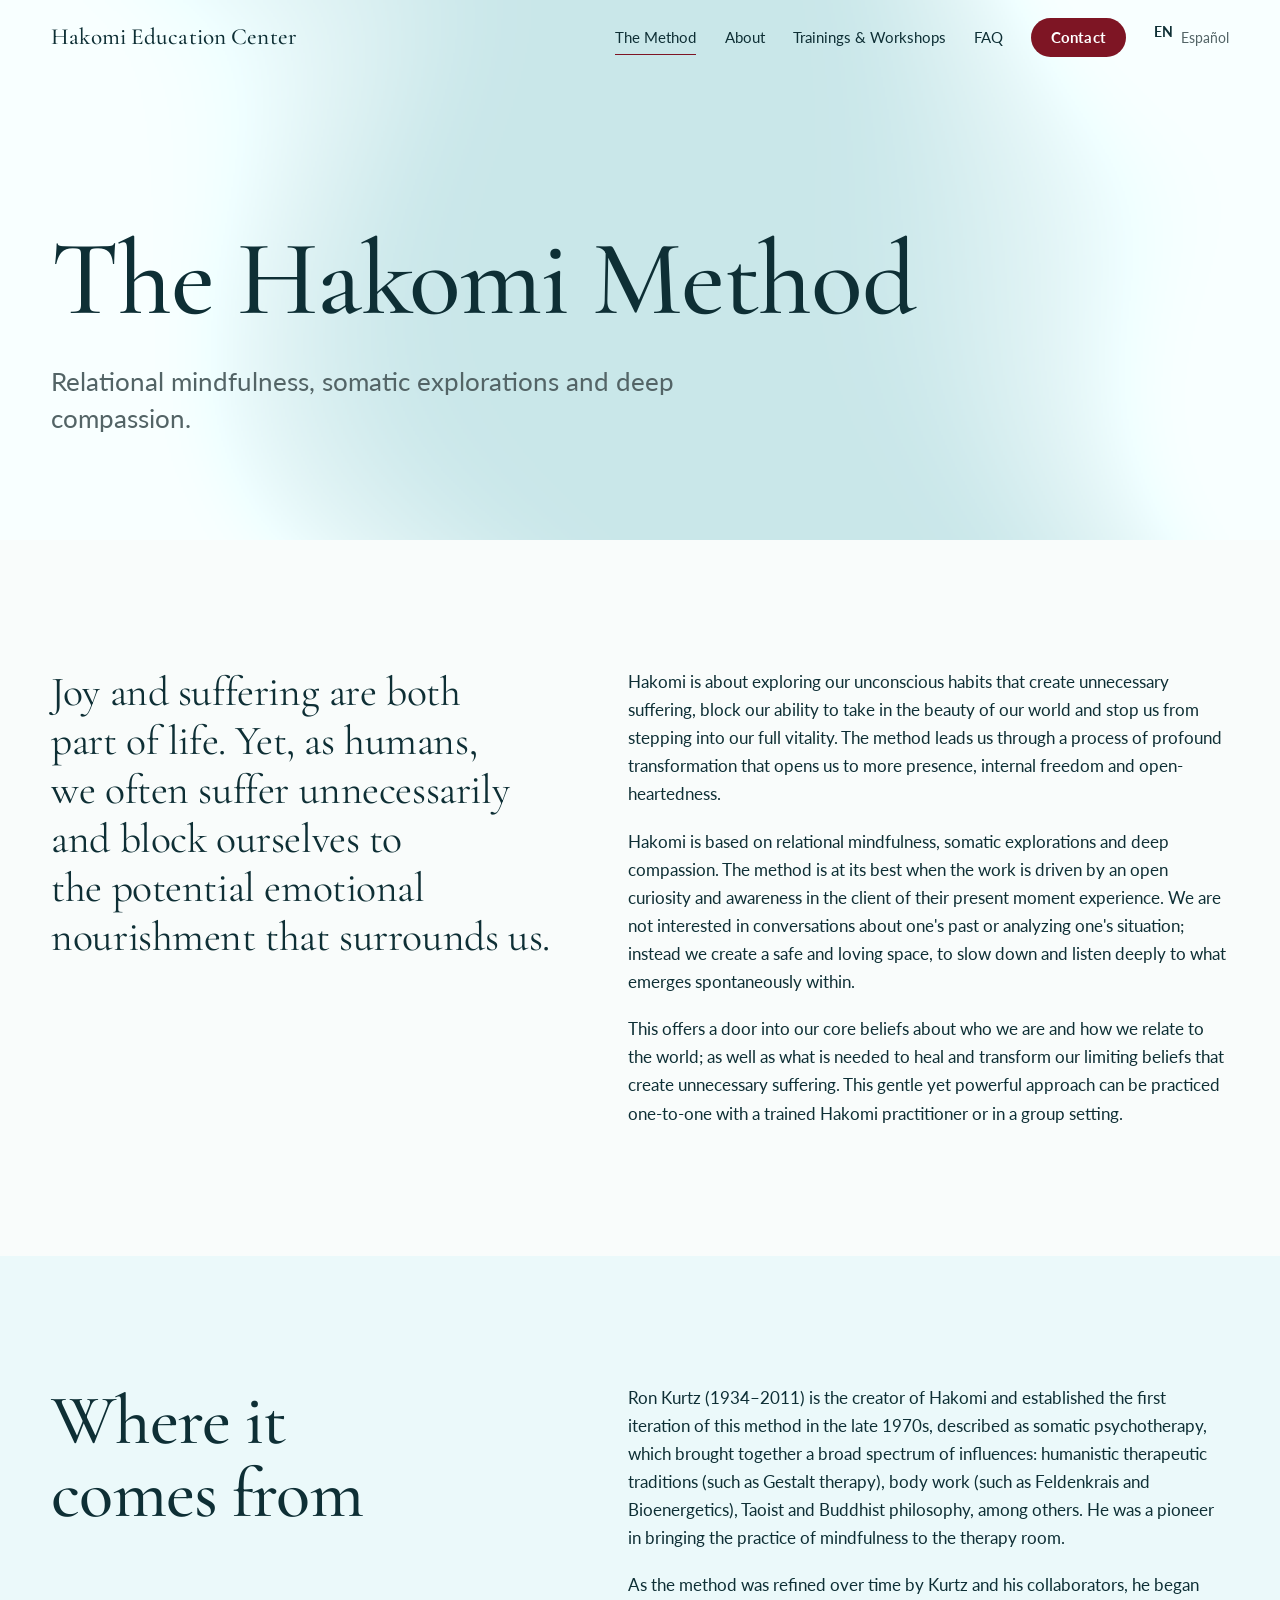
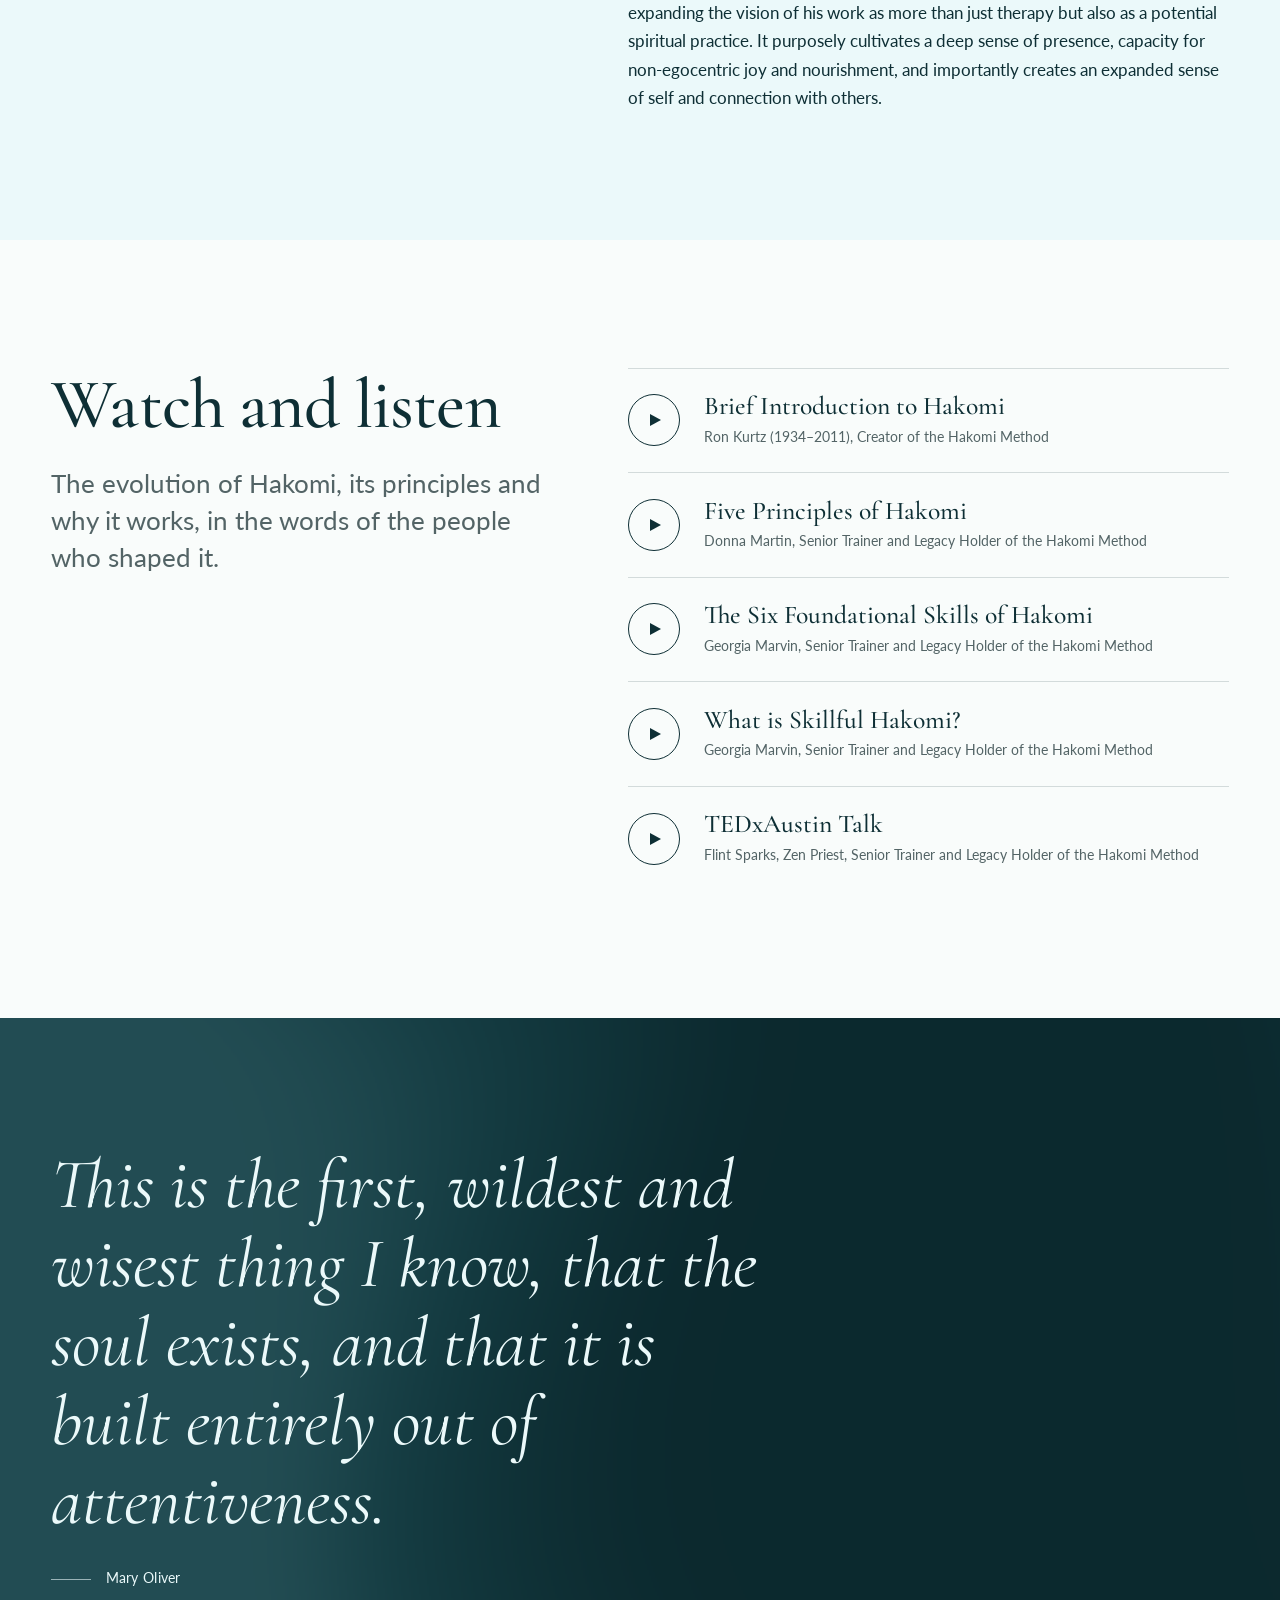
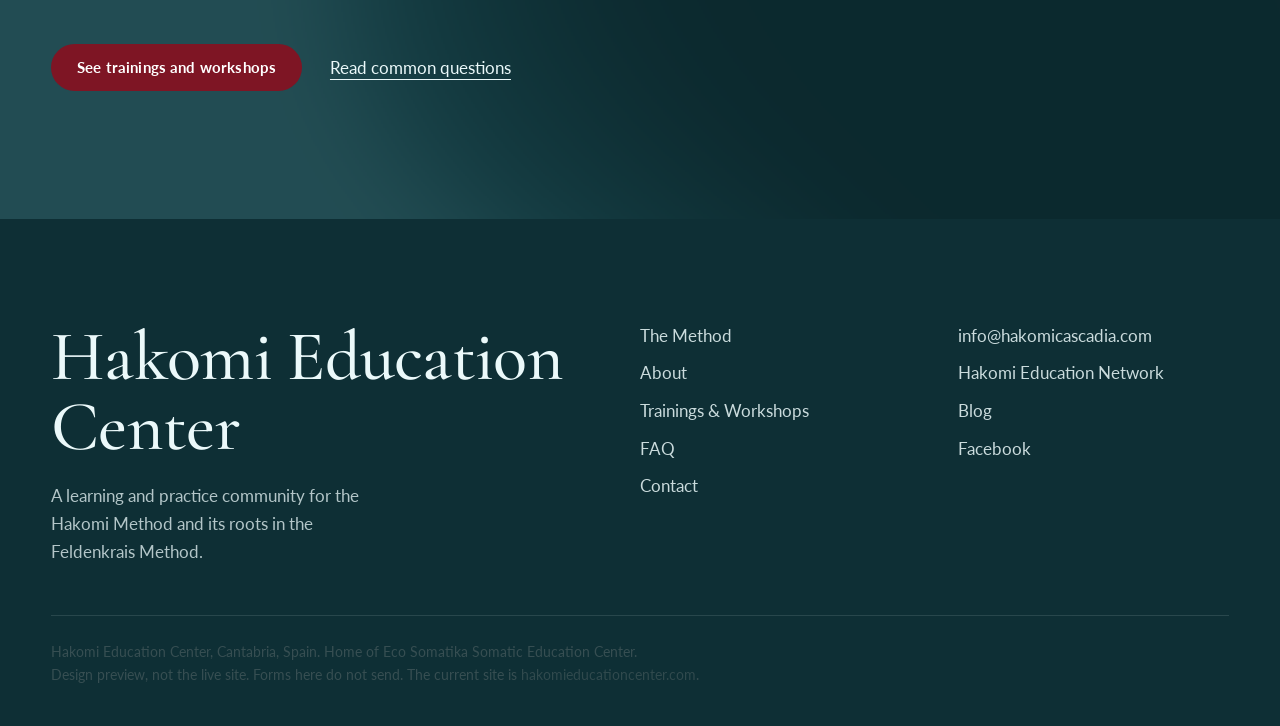
<file: method.html>
<!doctype html>
<html lang="en">
<head>
  <meta charset="utf-8">
  <meta name="viewport" content="width=device-width, initial-scale=1">
  <meta name="robots" content="noindex, nofollow">
  <title>The Hakomi Method | Hakomi Education Center</title>
  <meta name="description" content="Hakomi is based on relational mindfulness, somatic explorations and deep compassion. Learn where the method comes from and why it works.">
  <link rel="preconnect" href="https://fonts.googleapis.com">
  <link rel="preconnect" href="https://fonts.gstatic.com" crossorigin>
  <link href="https://fonts.googleapis.com/css2?family=Cormorant+Garamond:ital,wght@0,400;0,500;1,400&family=Lato:wght@400;700&display=swap" rel="stylesheet">
  <link rel="stylesheet" href="assets/site.css">
  <script src="assets/site.js" defer></script>
</head>
<body>
<main id="main">

  <header class="page-head water" data-water="ice">
    <div class="wrap">
      <h1>The Hakomi Method</h1>
      <p class="lede">Relational mindfulness, somatic explorations and deep compassion.</p>
    </div>
  </header>

  <section class="band">
    <div class="wrap split-cols">
      <p class="lead sticky">Joy and suffering are both part of life. Yet, as humans, we often suffer unnecessarily and block ourselves to the potential emotional nourishment that surrounds us.</p>
      <div class="prose">
        <p>Hakomi is about exploring our unconscious habits that create unnecessary suffering, block our ability to take in the beauty of our world and stop us from stepping into our full vitality. The method leads us through a process of profound transformation that opens us to more presence, internal freedom and open-heartedness.</p>
        <p>Hakomi is based on relational mindfulness, somatic explorations and deep compassion. The method is at its best when the work is driven by an open curiosity and awareness in the client of their present moment experience. We are not interested in conversations about one's past or analyzing one's situation; instead we create a safe and loving space, to slow down and listen deeply to what emerges spontaneously within.</p>
        <p>This offers a door into our core beliefs about who we are and how we relate to the world; as well as what is needed to heal and transform our limiting beliefs that create unnecessary suffering. This gentle yet powerful approach can be practiced one-to-one with a trained Hakomi practitioner or in a group setting.</p>
      </div>
    </div>
  </section>

  <section class="band band--ice">
    <div class="wrap split-cols">
      <h2 class="sticky">Where it comes from</h2>
      <div class="prose">
        <p>Ron Kurtz (1934–2011) is the creator of Hakomi and established the first iteration of this method in the late 1970s, described as somatic psychotherapy, which brought together a broad spectrum of influences: humanistic therapeutic traditions (such as Gestalt therapy), body work (such as Feldenkrais and Bioenergetics), Taoist and Buddhist philosophy, among others. He was a pioneer in bringing the practice of mindfulness to the therapy room.</p>
        <p>As the method was refined over time by Kurtz and his collaborators, he began expanding the vision of his work as more than just therapy but also as a potential spiritual practice. It purposely cultivates a deep sense of presence, capacity for non-egocentric joy and nourishment, and importantly creates an expanded sense of self and connection with others.</p>
      </div>
    </div>
  </section>

  <section class="band">
    <div class="wrap split-cols">
      <div class="sticky">
        <h2 id="watch">Watch and listen</h2>
        <p class="lede" style="margin-top:1.5rem">The evolution of Hakomi, its principles and why it works, in the words of the people who shaped it.</p>
      </div>
      <ul class="talks">
        <li><a href="talk.html?t=brief-introduction"><i></i><div><strong>Brief Introduction to Hakomi</strong><span>Ron Kurtz (1934–2011), Creator of the Hakomi Method</span></div></a></li>
        <li><a href="talk.html?t=five-principles"><i></i><div><strong>Five Principles of Hakomi</strong><span>Donna Martin, Senior Trainer and Legacy Holder of the Hakomi Method</span></div></a></li>
        <li><a href="talk.html?t=six-foundational-skills"><i></i><div><strong>The Six Foundational Skills of Hakomi</strong><span>Georgia Marvin, Senior Trainer and Legacy Holder of the Hakomi Method</span></div></a></li>
        <li><a href="talk.html?t=skillful-hakomi"><i></i><div><strong>What is Skillful Hakomi?</strong><span>Georgia Marvin, Senior Trainer and Legacy Holder of the Hakomi Method</span></div></a></li>
        <li><a href="talk.html?t=tedxaustin"><i></i><div><strong>TEDxAustin Talk</strong><span>Flint Sparks, Zen Priest, Senior Trainer and Legacy Holder of the Hakomi Method</span></div></a></li>
      </ul>
    </div>
  </section>

  <section class="band band--deep water" data-water="deep">
    <div class="wrap">
      <blockquote class="quote quote--big">
        <p>This is the first, wildest and wisest thing I know, that the soul exists, and that it is built entirely out of attentiveness.</p>
        <cite>Mary Oliver</cite>
      </blockquote>
      <div class="actions" style="margin-top:3.5rem">
        <a class="btn" href="trainings.html">See trainings and workshops</a>
        <a class="link" href="faq.html">Read common questions</a>
      </div>
    </div>
  </section>

</main>
</body>
</html>
</file>
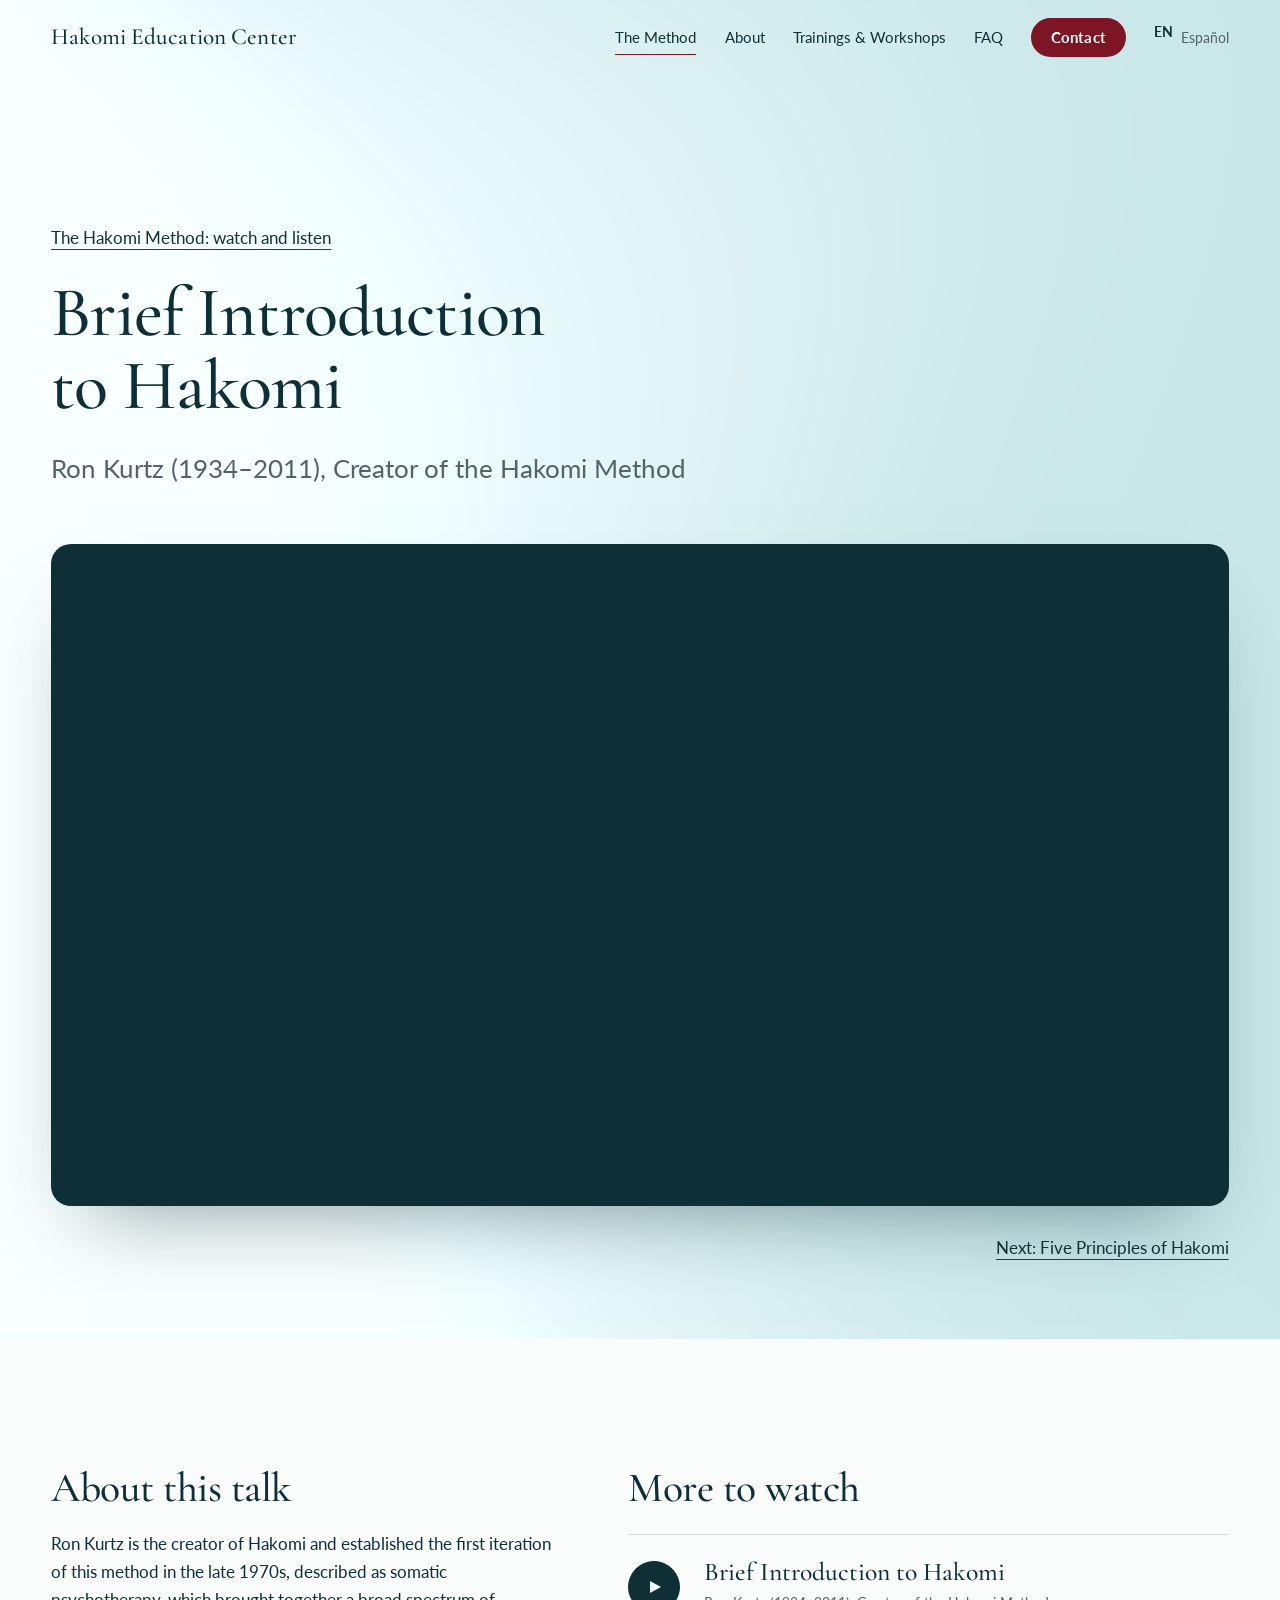
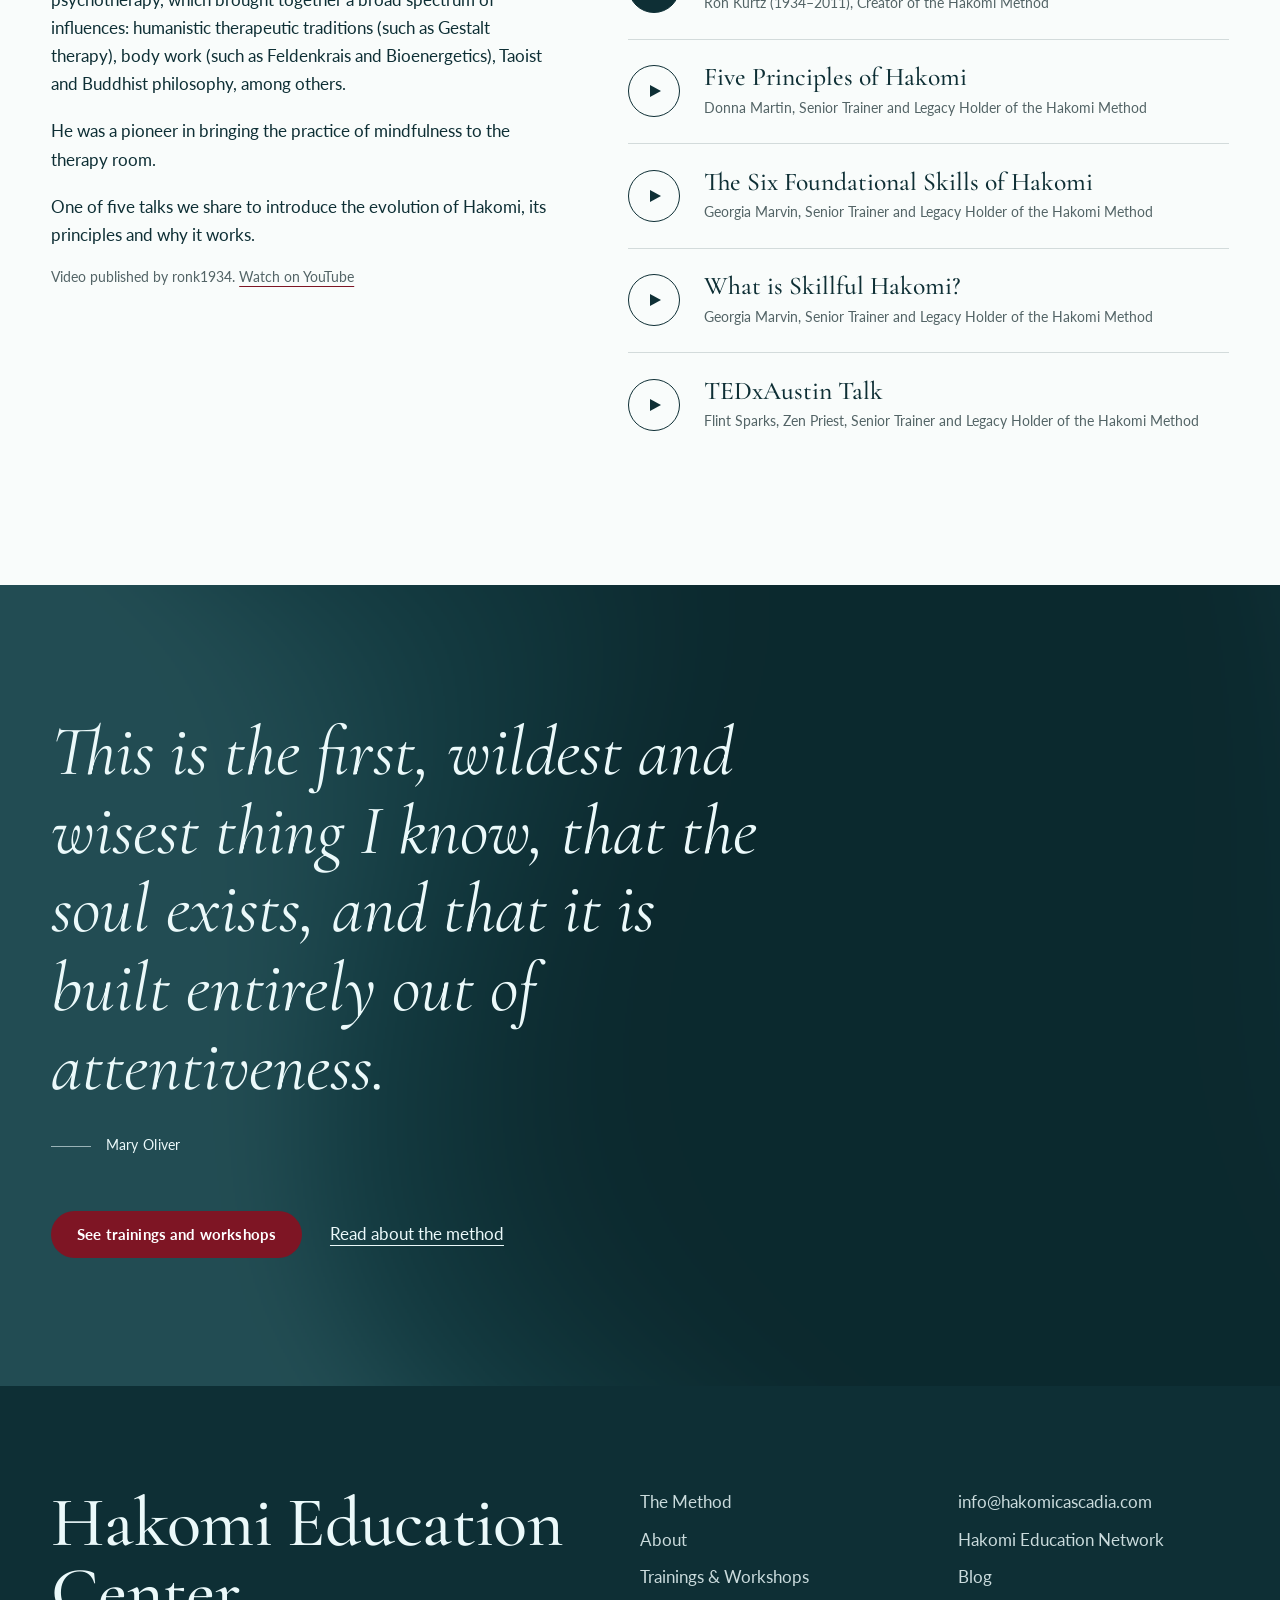
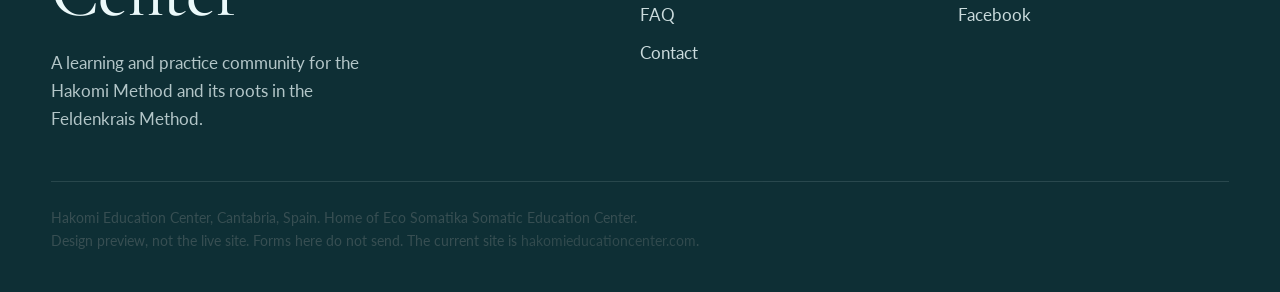
<file: talk.html>
<!doctype html>
<html lang="en">
<head>
  <meta charset="utf-8">
  <meta name="viewport" content="width=device-width, initial-scale=1">
  <meta name="robots" content="noindex, nofollow">
  <title>Watch and listen | Hakomi Education Center</title>
  <meta name="description" content="Talks on the evolution of Hakomi, its principles and why it works.">
  <link rel="preconnect" href="https://fonts.googleapis.com">
  <link rel="preconnect" href="https://fonts.gstatic.com" crossorigin>
  <link href="https://fonts.googleapis.com/css2?family=Cormorant+Garamond:ital,wght@0,400;0,500;1,400&family=Lato:wght@400;700&display=swap" rel="stylesheet">
  <link rel="stylesheet" href="assets/site.css">
  <script src="assets/site.js" defer></script>
</head>
<body>
<!-- One template for all five talks: talk.html?t=<slug>. The talks live in TALKS in assets/site.js. -->
<main id="main" data-talk>

  <header class="page-head water" data-water="ice" style="padding-bottom:clamp(3rem,6vw,5rem)">
    <div class="wrap">
      <p><a class="link" href="method.html#watch">The Hakomi Method: watch and listen</a></p>
      <h1 data-talk-title style="font-size:var(--s3);margin-top:1.5rem;max-width:22ch">Watch and listen</h1>
      <p class="lede" data-talk-by style="max-width:60ch"></p>
      <div class="player" data-talk-player></div>
      <div class="talk-nav" data-talk-nav></div>
    </div>
  </header>

  <section class="band">
    <div class="wrap split-cols">
      <div class="prose" data-talk-about>
        <h2 style="font-size:var(--s2)">About this talk</h2>
      </div>
      <div>
        <h2 style="font-size:var(--s2);margin-bottom:1.5rem">More to watch</h2>
        <ul class="talks" data-talk-list></ul>
      </div>
    </div>
  </section>

  <section class="band band--deep water" data-water="deep">
    <div class="wrap">
      <blockquote class="quote quote--big">
        <p>This is the first, wildest and wisest thing I know, that the soul exists, and that it is built entirely out of attentiveness.</p>
        <cite>Mary Oliver</cite>
      </blockquote>
      <div class="actions" style="margin-top:3.5rem">
        <a class="btn" href="trainings.html">See trainings and workshops</a>
        <a class="link" href="method.html">Read about the method</a>
      </div>
    </div>
  </section>

</main>
<noscript><p style="padding:8rem 1.5rem">These talks need JavaScript to play. You can also find them on <a href="method.html">The Hakomi Method</a> page.</p></noscript>
</body>
</html>
</file>
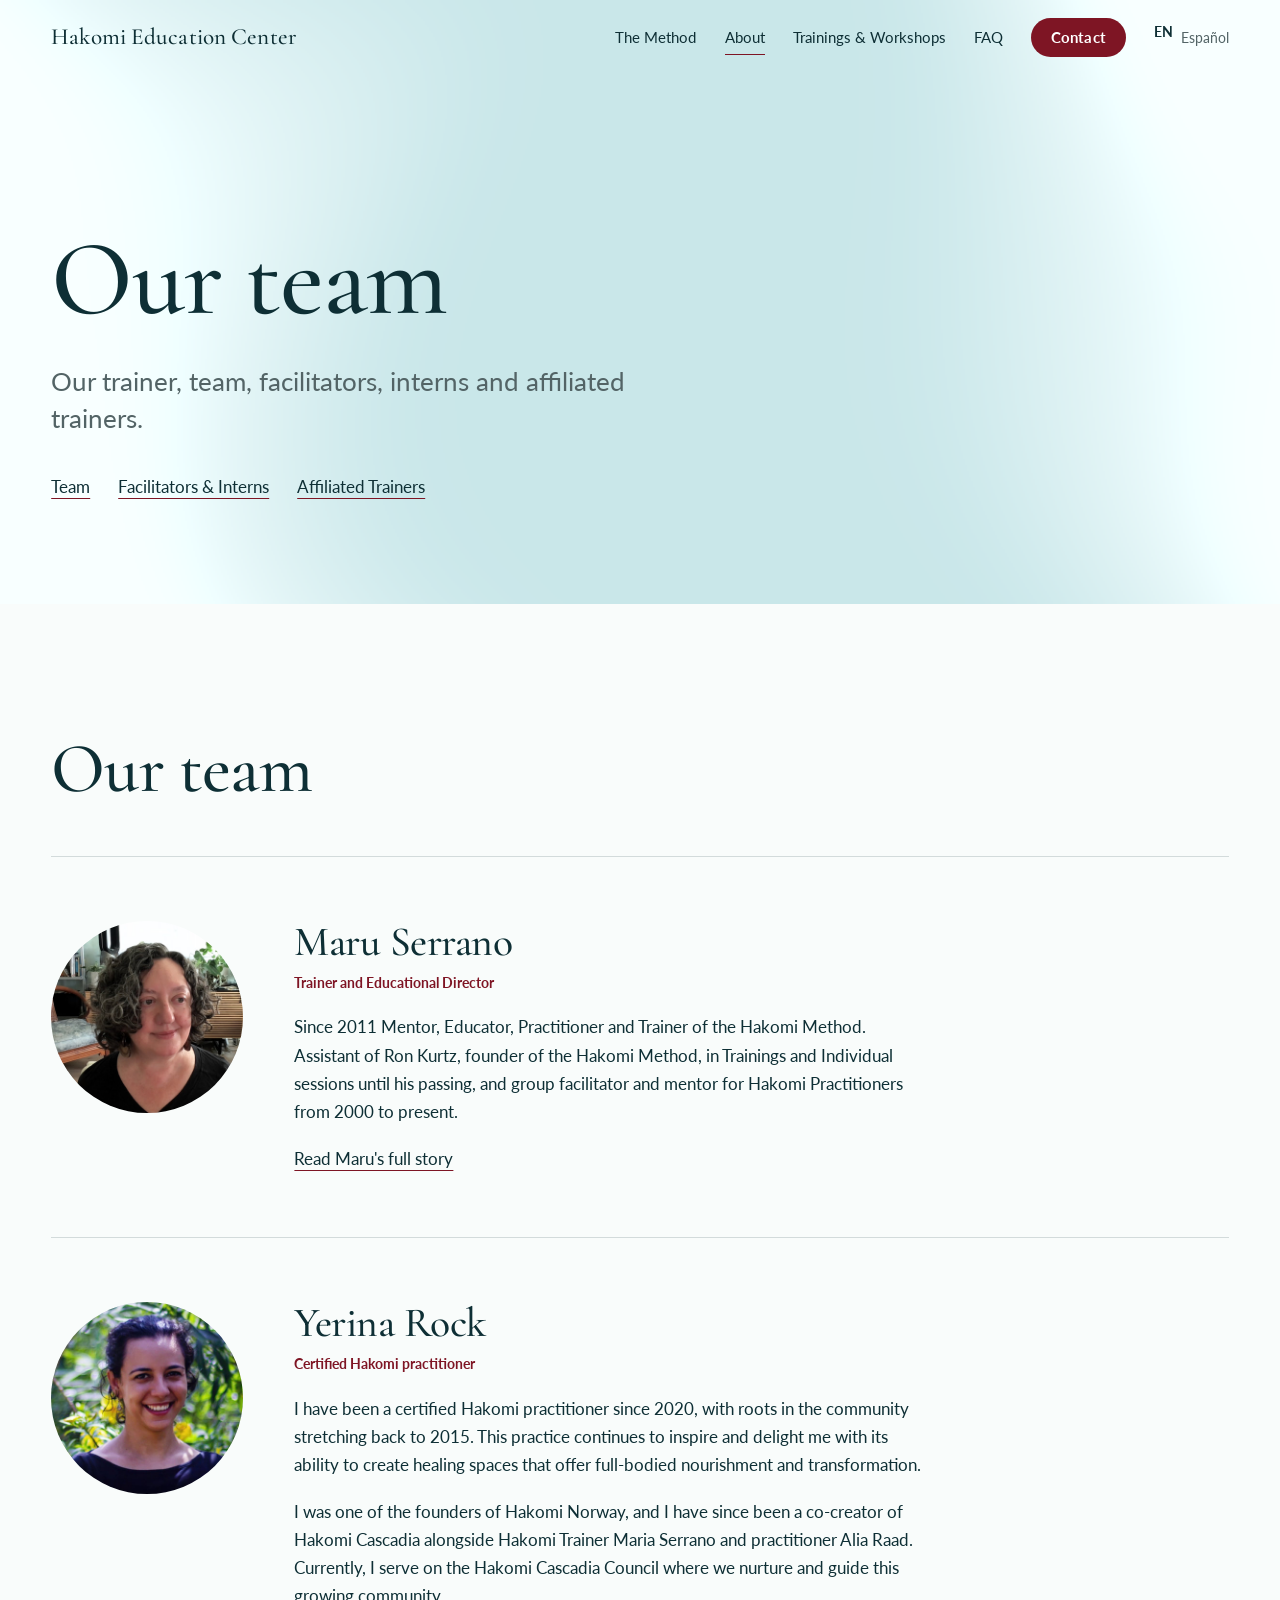
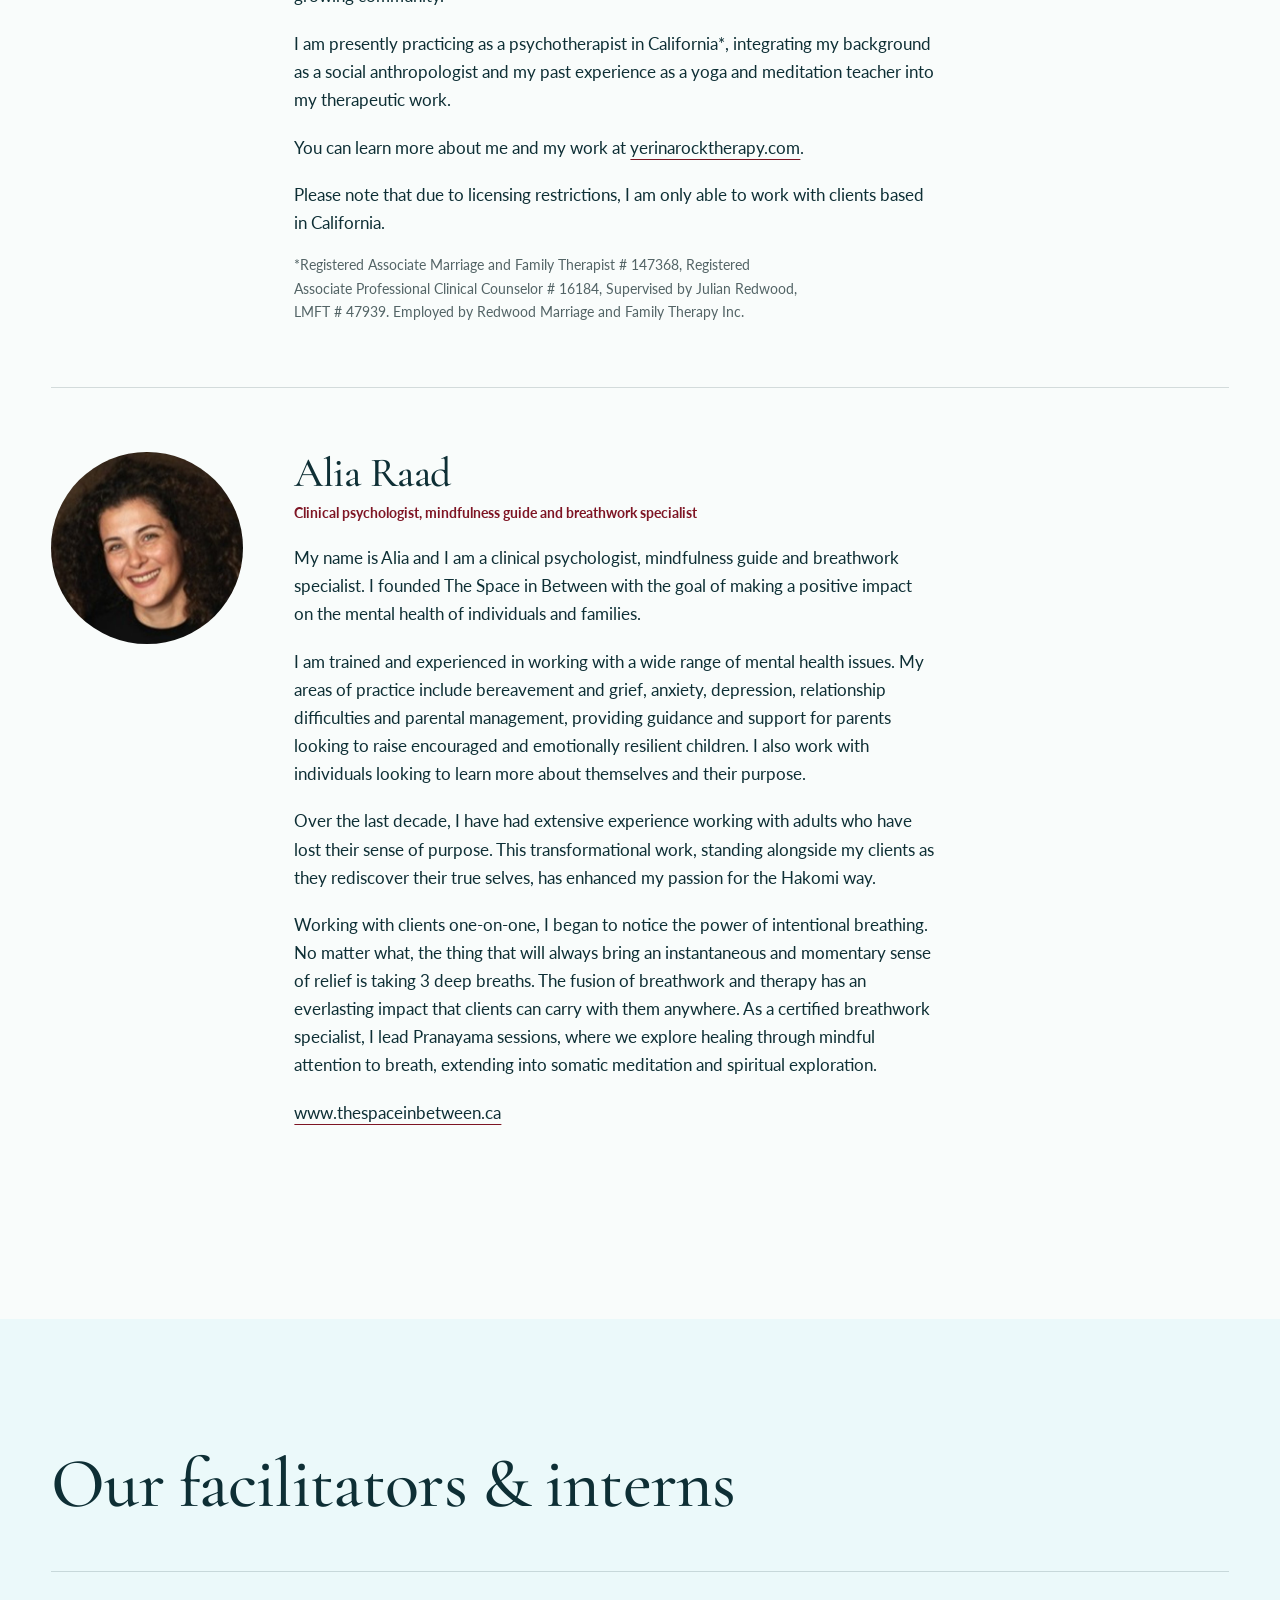
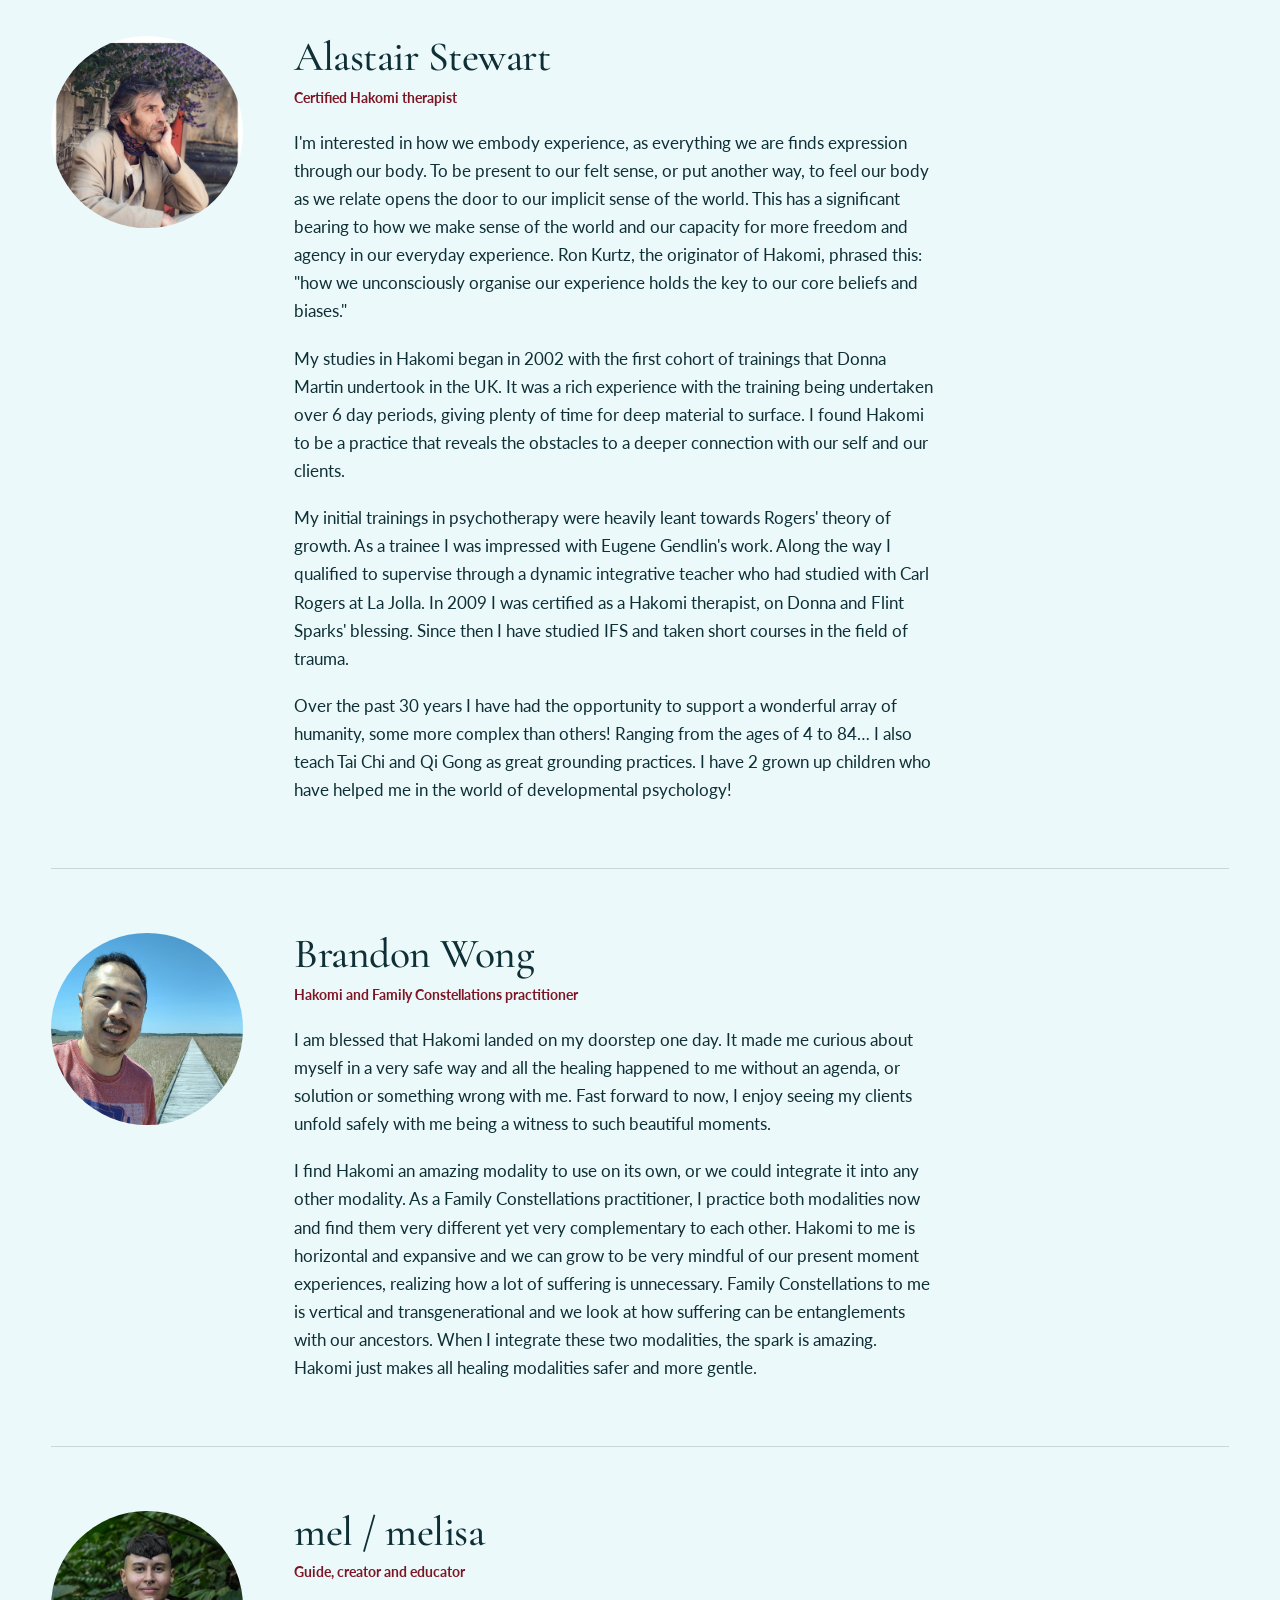
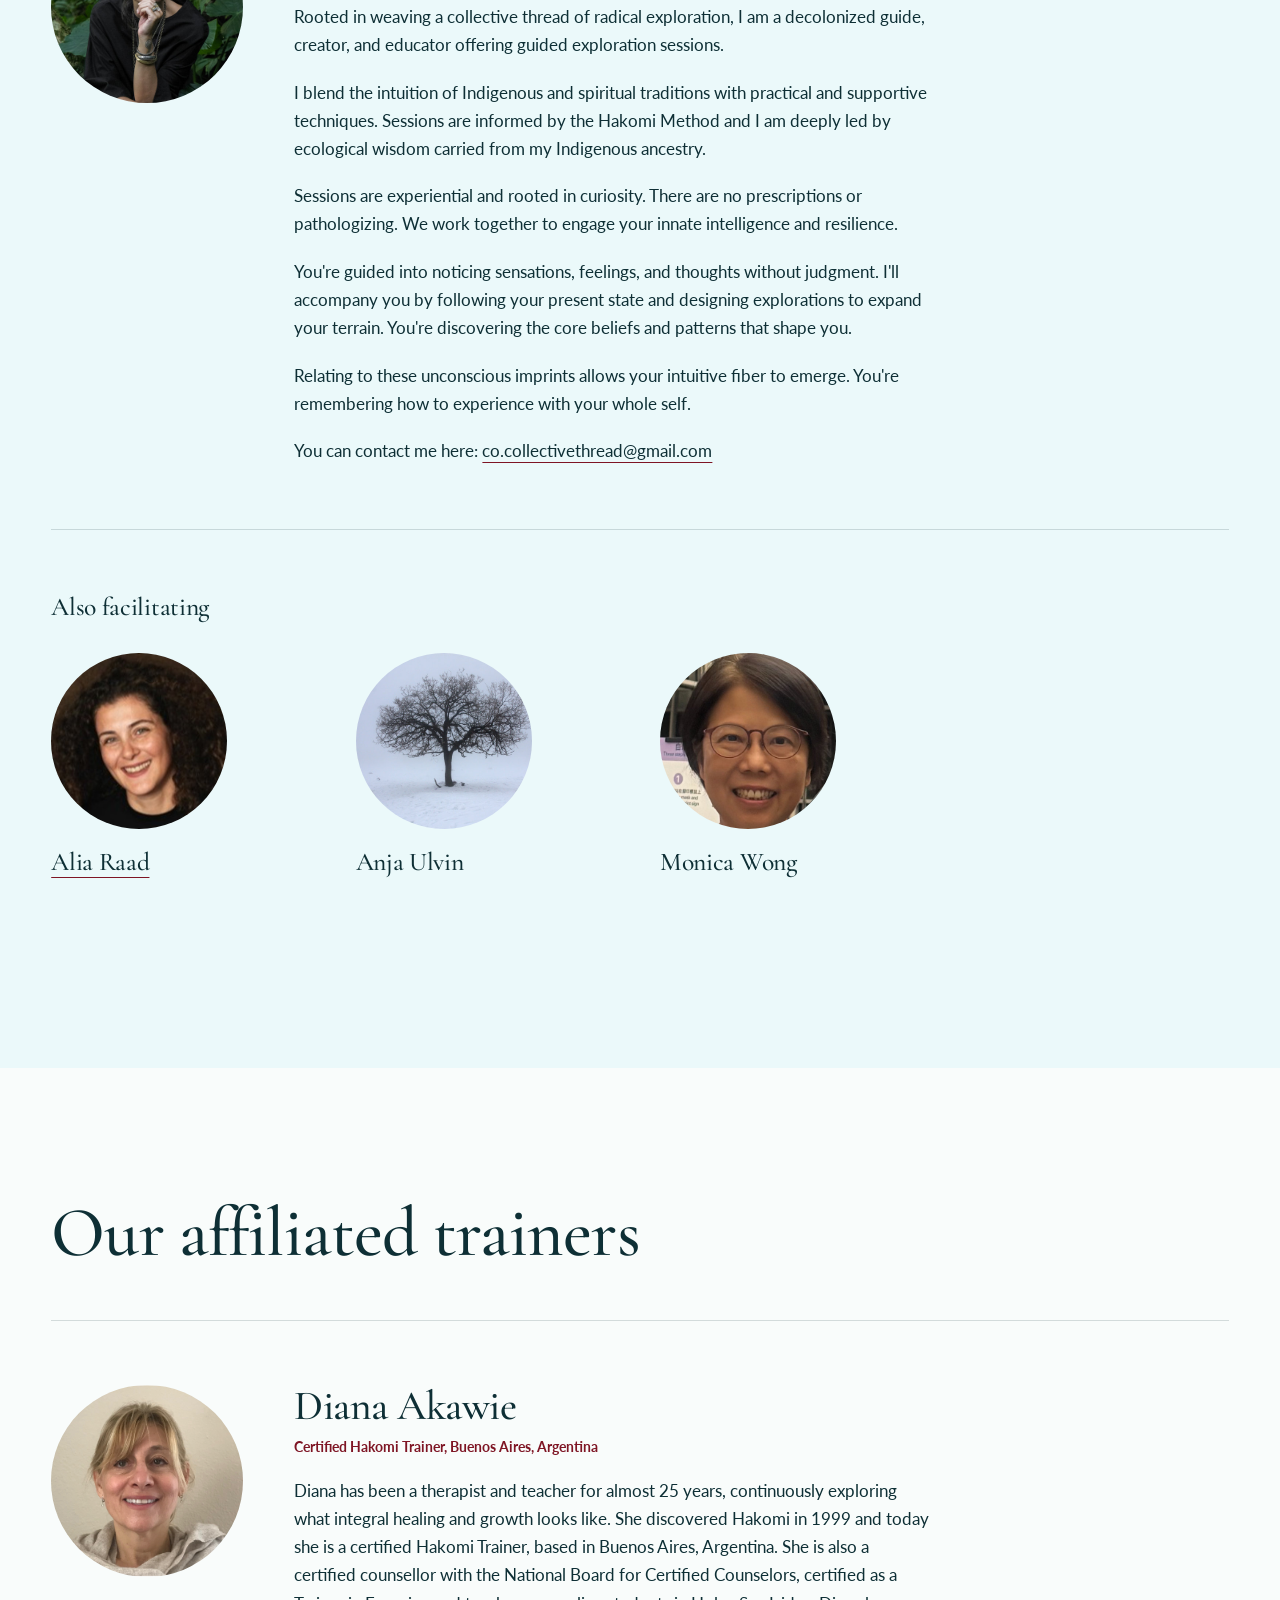
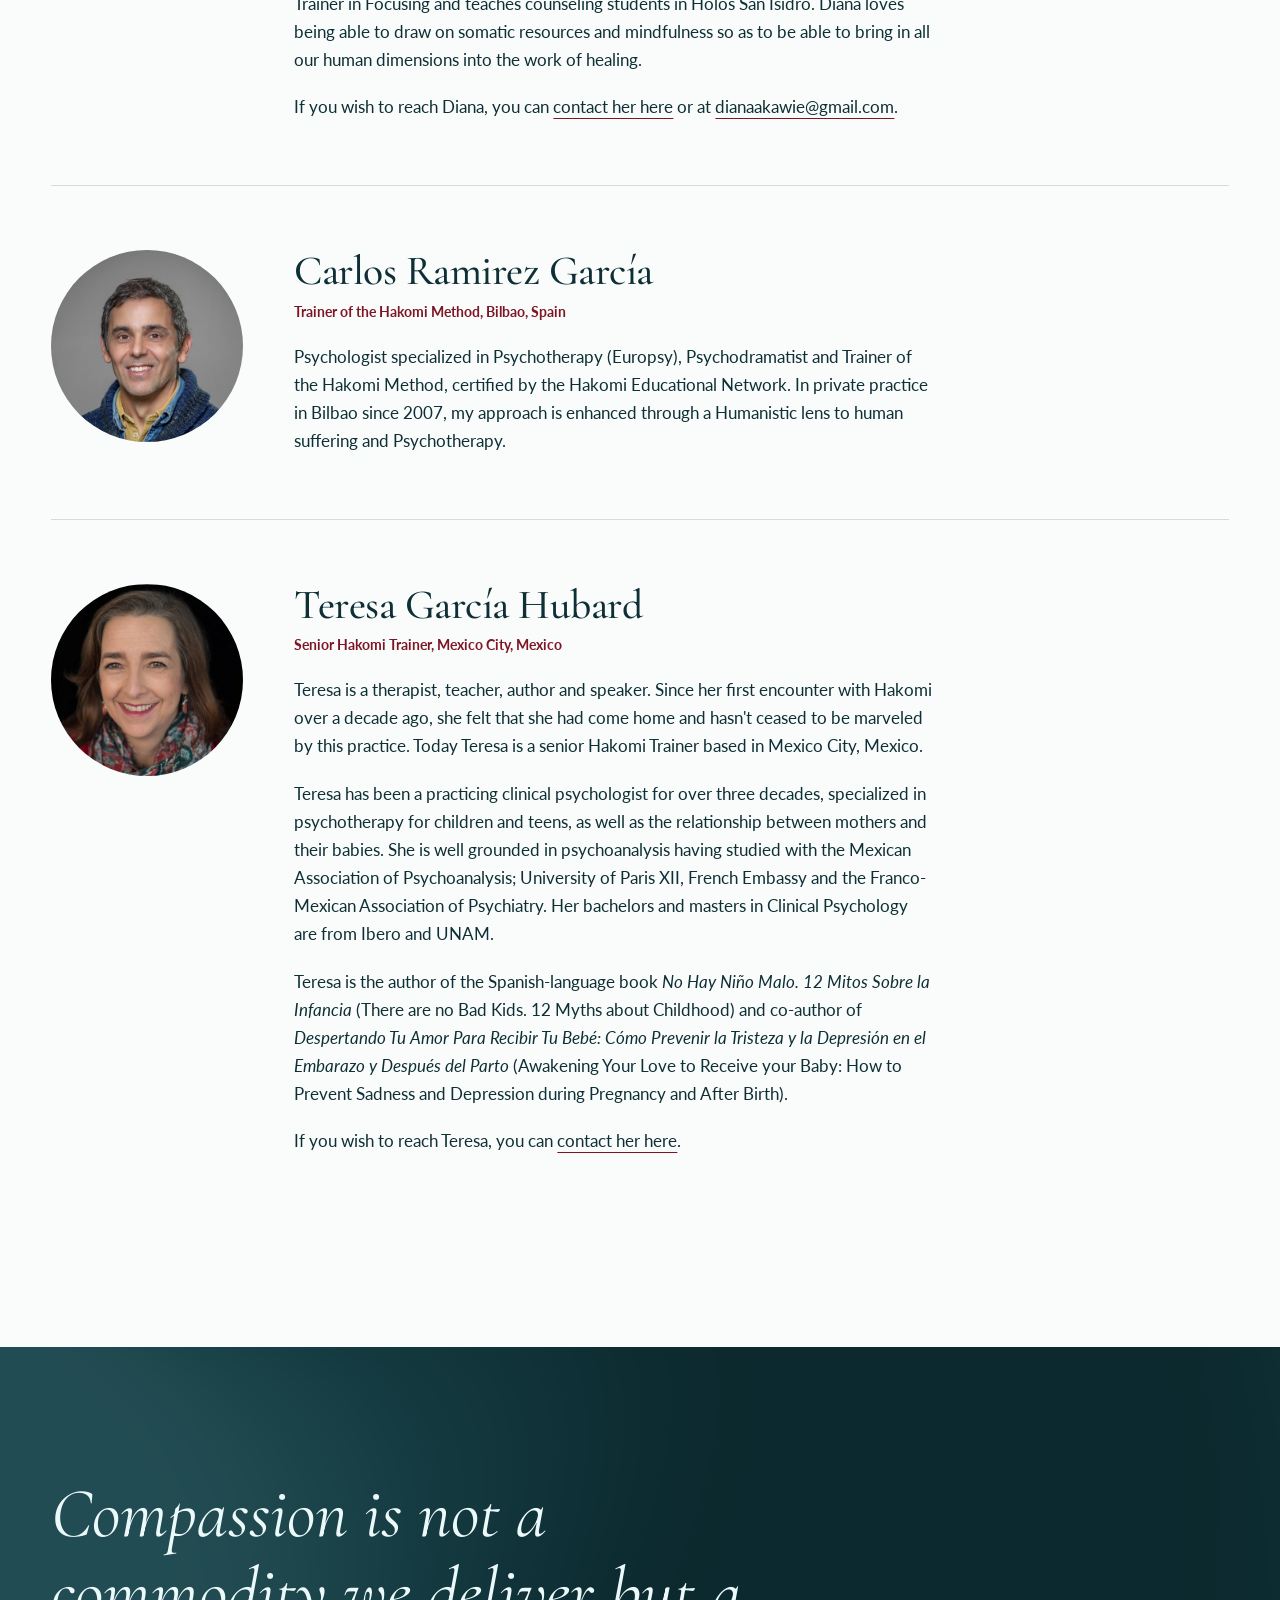
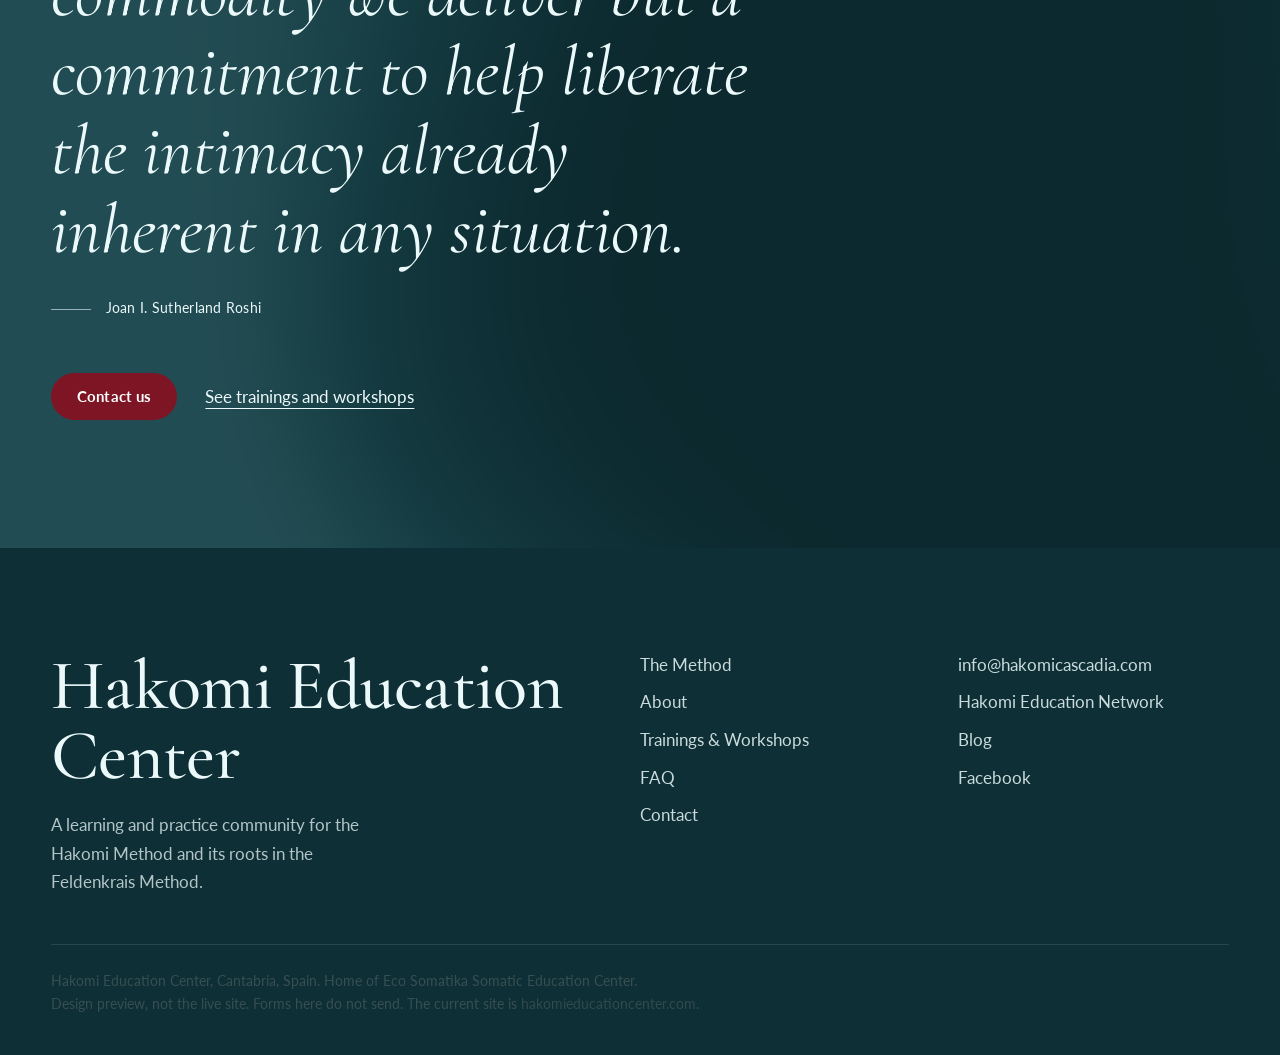
<file: team.html>
<!doctype html>
<html lang="en">
<head>
  <meta charset="utf-8">
  <meta name="viewport" content="width=device-width, initial-scale=1">
  <meta name="robots" content="noindex, nofollow">
  <title>Our Team | Hakomi Education Center</title>
  <meta name="description" content="Our trainer, team, facilitators, interns and affiliated trainers at the Hakomi Education Center.">
  <link rel="preconnect" href="https://fonts.googleapis.com">
  <link rel="preconnect" href="https://fonts.gstatic.com" crossorigin>
  <link href="https://fonts.googleapis.com/css2?family=Cormorant+Garamond:ital,wght@0,400;0,500;1,400&family=Lato:wght@400;700&display=swap" rel="stylesheet">
  <link rel="stylesheet" href="assets/site.css">
  <script src="assets/site.js" defer></script>
</head>
<body>
<main id="main">

  <header class="page-head water" data-water="ice">
    <div class="wrap">
      <h1>Our team</h1>
      <p class="lede">Our trainer, team, facilitators, interns and affiliated trainers.</p>
      <div class="actions">
        <a class="link" href="#team">Team</a>
        <a class="link" href="#facilitators">Facilitators &amp; Interns</a>
        <a class="link" href="#affiliated">Affiliated Trainers</a>
      </div>
    </div>
  </header>

  <section class="band" id="team">
    <div class="wrap">
      <h2>Our team</h2>

      <article class="bio" id="maru-serrano" style="margin-top:clamp(2rem,4vw,3.5rem)">
        <img class="round" alt="Maru Serrano" src="assets/media/maru.jpg">
        <div class="prose">
          <h3>Maru Serrano</h3>
          <p class="role">Trainer and Educational Director</p>
          <p>Since 2011 Mentor, Educator, Practitioner and Trainer of the Hakomi Method. Assistant of Ron Kurtz, founder of the Hakomi Method, in Trainings and Individual sessions until his passing, and group facilitator and mentor for Hakomi Practitioners from 2000 to present.</p>
          <p><a class="link" href="about.html#trainer">Read Maru's full story</a></p>
        </div>
      </article>

      <article class="bio" id="yerina-rock">
        <img class="round" loading="lazy" alt="Yerina Rock" src="assets/media/yerina.jpg">
        <div class="prose">
          <h3>Yerina Rock</h3>
          <p class="role">Certified Hakomi practitioner</p>
          <p>I have been a certified Hakomi practitioner since 2020, with roots in the community stretching back to 2015. This practice continues to inspire and delight me with its ability to create healing spaces that offer full-bodied nourishment and transformation.</p>
          <p>I was one of the founders of Hakomi Norway, and I have since been a co-creator of Hakomi Cascadia alongside Hakomi Trainer Maria Serrano and practitioner Alia Raad. Currently, I serve on the Hakomi Cascadia Council where we nurture and guide this growing community.</p>
          <p>I am presently practicing as a psychotherapist in California*, integrating my background as a social anthropologist and my past experience as a yoga and meditation teacher into my therapeutic work.</p>
          <p>You can learn more about me and my work at <a class="link" href="https://www.yerinarocktherapy.com/">yerinarocktherapy.com</a>.</p>
          <p>Please note that due to licensing restrictions, I am only able to work with clients based in California.</p>
          <p class="fine">*Registered Associate Marriage and Family Therapist # 147368, Registered Associate Professional Clinical Counselor # 16184, Supervised by Julian Redwood, LMFT # 47939. Employed by Redwood Marriage and Family Therapy Inc.</p>
        </div>
      </article>

      <article class="bio" id="alia-raad">
        <img class="round" loading="lazy" alt="Alia Raad" src="assets/media/alia.jpg">
        <div class="prose">
          <h3>Alia Raad</h3>
          <p class="role">Clinical psychologist, mindfulness guide and breathwork specialist</p>
          <p>My name is Alia and I am a clinical psychologist, mindfulness guide and breathwork specialist. I founded The Space in Between with the goal of making a positive impact on the mental health of individuals and families.</p>
          <p>I am trained and experienced in working with a wide range of mental health issues. My areas of practice include bereavement and grief, anxiety, depression, relationship difficulties and parental management, providing guidance and support for parents looking to raise encouraged and emotionally resilient children. I also work with individuals looking to learn more about themselves and their purpose.</p>
          <p>Over the last decade, I have had extensive experience working with adults who have lost their sense of purpose. This transformational work, standing alongside my clients as they rediscover their true selves, has enhanced my passion for the Hakomi way.</p>
          <p>Working with clients one-on-one, I began to notice the power of intentional breathing. No matter what, the thing that will always bring an instantaneous and momentary sense of relief is taking 3 deep breaths. The fusion of breathwork and therapy has an everlasting impact that clients can carry with them anywhere. As a certified breathwork specialist, I lead Pranayama sessions, where we explore healing through mindful attention to breath, extending into somatic meditation and spiritual exploration.</p>
          <p><a class="link" href="https://www.thespaceinbetween.ca">www.thespaceinbetween.ca</a></p>
        </div>
      </article>
    </div>
  </section>

  <section class="band band--ice" id="facilitators">
    <div class="wrap">
      <h2>Our facilitators &amp; interns</h2>

      <article class="bio" id="alastair-stewart" style="margin-top:clamp(2rem,4vw,3.5rem)">
        <img class="round" loading="lazy" alt="Alastair Stewart" src="assets/media/alastair.jpg">
        <div class="prose">
          <h3>Alastair Stewart</h3>
          <p class="role">Certified Hakomi therapist</p>
          <p>I'm interested in how we embody experience, as everything we are finds expression through our body. To be present to our felt sense, or put another way, to feel our body as we relate opens the door to our implicit sense of the world. This has a significant bearing to how we make sense of the world and our capacity for more freedom and agency in our everyday experience. Ron Kurtz, the originator of Hakomi, phrased this: "how we unconsciously organise our experience holds the key to our core beliefs and biases."</p>
          <p>My studies in Hakomi began in 2002 with the first cohort of trainings that Donna Martin undertook in the UK. It was a rich experience with the training being undertaken over 6 day periods, giving plenty of time for deep material to surface. I found Hakomi to be a practice that reveals the obstacles to a deeper connection with our self and our clients.</p>
          <p>My initial trainings in psychotherapy were heavily leant towards Rogers' theory of growth. As a trainee I was impressed with Eugene Gendlin's work. Along the way I qualified to supervise through a dynamic integrative teacher who had studied with Carl Rogers at La Jolla. In 2009 I was certified as a Hakomi therapist, on Donna and Flint Sparks' blessing. Since then I have studied IFS and taken short courses in the field of trauma.</p>
          <p>Over the past 30 years I have had the opportunity to support a wonderful array of humanity, some more complex than others! Ranging from the ages of 4 to 84… I also teach Tai Chi and Qi Gong as great grounding practices. I have 2 grown up children who have helped me in the world of developmental psychology!</p>
        </div>
      </article>

      <article class="bio" id="brandon-wong">
        <img class="round" loading="lazy" alt="Brandon Wong" src="assets/media/brandon.jpg">
        <div class="prose">
          <h3>Brandon Wong</h3>
          <p class="role">Hakomi and Family Constellations practitioner</p>
          <p>I am blessed that Hakomi landed on my doorstep one day. It made me curious about myself in a very safe way and all the healing happened to me without an agenda, or solution or something wrong with me. Fast forward to now, I enjoy seeing my clients unfold safely with me being a witness to such beautiful moments.</p>
          <p>I find Hakomi an amazing modality to use on its own, or we could integrate it into any other modality. As a Family Constellations practitioner, I practice both modalities now and find them very different yet very complementary to each other. Hakomi to me is horizontal and expansive and we can grow to be very mindful of our present moment experiences, realizing how a lot of suffering is unnecessary. Family Constellations to me is vertical and transgenerational and we look at how suffering can be entanglements with our ancestors. When I integrate these two modalities, the spark is amazing. Hakomi just makes all healing modalities safer and more gentle.</p>
        </div>
      </article>

      <article class="bio" id="melisa">
        <img class="round" loading="lazy" alt="mel / melisa" src="assets/media/mel.jpg">
        <div class="prose">
          <h3>mel / melisa</h3>
          <p class="role">Guide, creator and educator</p>
          <p>Rooted in weaving a collective thread of radical exploration, I am a decolonized guide, creator, and educator offering guided exploration sessions.</p>
          <p>I blend the intuition of Indigenous and spiritual traditions with practical and supportive techniques. Sessions are informed by the Hakomi Method and I am deeply led by ecological wisdom carried from my Indigenous ancestry.</p>
          <p>Sessions are experiential and rooted in curiosity. There are no prescriptions or pathologizing. We work together to engage your innate intelligence and resilience.</p>
          <p>You're guided into noticing sensations, feelings, and thoughts without judgment. I'll accompany you by following your present state and designing explorations to expand your terrain. You're discovering the core beliefs and patterns that shape you.</p>
          <p>Relating to these unconscious imprints allows your intuitive fiber to emerge. You're remembering how to experience with your whole self.</p>
          <p>You can contact me here: <a class="link" href="mailto:co.collectivethread@gmail.com">co.collectivethread@gmail.com</a></p>
        </div>
      </article>

      <div class="bio" style="display:block">
        <h3 style="font-size:var(--s1)">Also facilitating</h3>
        <div class="people" style="margin-top:2rem">
          <article>
            <img class="round" loading="lazy" alt="Alia Raad" src="assets/media/alia.jpg">
            <h3><a class="link" href="#alia-raad">Alia Raad</a></h3>
          </article>
          <article>
            <img class="round" loading="lazy" alt="" src="assets/media/anja.jpg">
            <h3>Anja Ulvin</h3>
          </article>
          <article>
            <img class="round" loading="lazy" alt="Monica Wong" src="assets/media/monica.jpg">
            <h3>Monica Wong</h3>
          </article>
        </div>
      </div>
    </div>
  </section>

  <section class="band" id="affiliated">
    <div class="wrap">
      <h2>Our affiliated trainers</h2>

      <article class="bio" id="diana-akawie" style="margin-top:clamp(2rem,4vw,3.5rem)">
        <img class="round" loading="lazy" alt="Diana Akawie" src="assets/media/diana.png">
        <div class="prose">
          <h3>Diana Akawie</h3>
          <p class="role">Certified Hakomi Trainer, Buenos Aires, Argentina</p>
          <p>Diana has been a therapist and teacher for almost 25 years, continuously exploring what integral healing and growth looks like. She discovered Hakomi in 1999 and today she is a certified Hakomi Trainer, based in Buenos Aires, Argentina. She is also a certified counsellor with the National Board for Certified Counselors, certified as a Trainer in Focusing and teaches counseling students in Holos San Isidro. Diana loves being able to draw on somatic resources and mindfulness so as to be able to bring in all our human dimensions into the work of healing.</p>
          <p>If you wish to reach Diana, you can <a class="link" href="contact.html">contact her here</a> or at <a class="link" href="mailto:dianaakawie@gmail.com">dianaakawie@gmail.com</a>.</p>
        </div>
      </article>

      <article class="bio" id="carlos-ramirez-garcia">
        <img class="round" loading="lazy" alt="Carlos Ramirez García" src="assets/media/carlos.jpg">
        <div class="prose">
          <h3>Carlos Ramirez García</h3>
          <p class="role">Trainer of the Hakomi Method, Bilbao, Spain</p>
          <p>Psychologist specialized in Psychotherapy (Europsy), Psychodramatist and Trainer of the Hakomi Method, certified by the Hakomi Educational Network. In private practice in Bilbao since 2007, my approach is enhanced through a Humanistic lens to human suffering and Psychotherapy.</p>
        </div>
      </article>

      <article class="bio" id="teresa-garcia-hubard">
        <img class="round" loading="lazy" alt="Teresa García Hubard" src="assets/media/teresa.png">
        <div class="prose">
          <h3>Teresa García Hubard</h3>
          <p class="role">Senior Hakomi Trainer, Mexico City, Mexico</p>
          <p>Teresa is a therapist, teacher, author and speaker. Since her first encounter with Hakomi over a decade ago, she felt that she had come home and hasn't ceased to be marveled by this practice. Today Teresa is a senior Hakomi Trainer based in Mexico City, Mexico.</p>
          <p>Teresa has been a practicing clinical psychologist for over three decades, specialized in psychotherapy for children and teens, as well as the relationship between mothers and their babies. She is well grounded in psychoanalysis having studied with the Mexican Association of Psychoanalysis; University of Paris XII, French Embassy and the Franco-Mexican Association of Psychiatry. Her bachelors and masters in Clinical Psychology are from Ibero and UNAM.</p>
          <p>Teresa is the author of the Spanish-language book <em>No Hay Niño Malo. 12 Mitos Sobre la Infancia</em> (There are no Bad Kids. 12 Myths about Childhood) and co-author of <em>Despertando Tu Amor Para Recibir Tu Bebé: Cómo Prevenir la Tristeza y la Depresión en el Embarazo y Después del Parto</em> (Awakening Your Love to Receive your Baby: How to Prevent Sadness and Depression during Pregnancy and After Birth).</p>
          <p>If you wish to reach Teresa, you can <a class="link" href="contact.html">contact her here</a>.</p>
        </div>
      </article>
    </div>
  </section>

  <section class="band band--deep water" data-water="deep">
    <div class="wrap">
      <blockquote class="quote quote--big">
        <p>Compassion is not a commodity we deliver but a commitment to help liberate the intimacy already inherent in any situation.</p>
        <cite>Joan I. Sutherland Roshi</cite>
      </blockquote>
      <div class="actions" style="margin-top:3.5rem">
        <a class="btn" href="contact.html">Contact us</a>
        <a class="link" href="trainings.html">See trainings and workshops</a>
      </div>
    </div>
  </section>

</main>
</body>
</html>
</file>
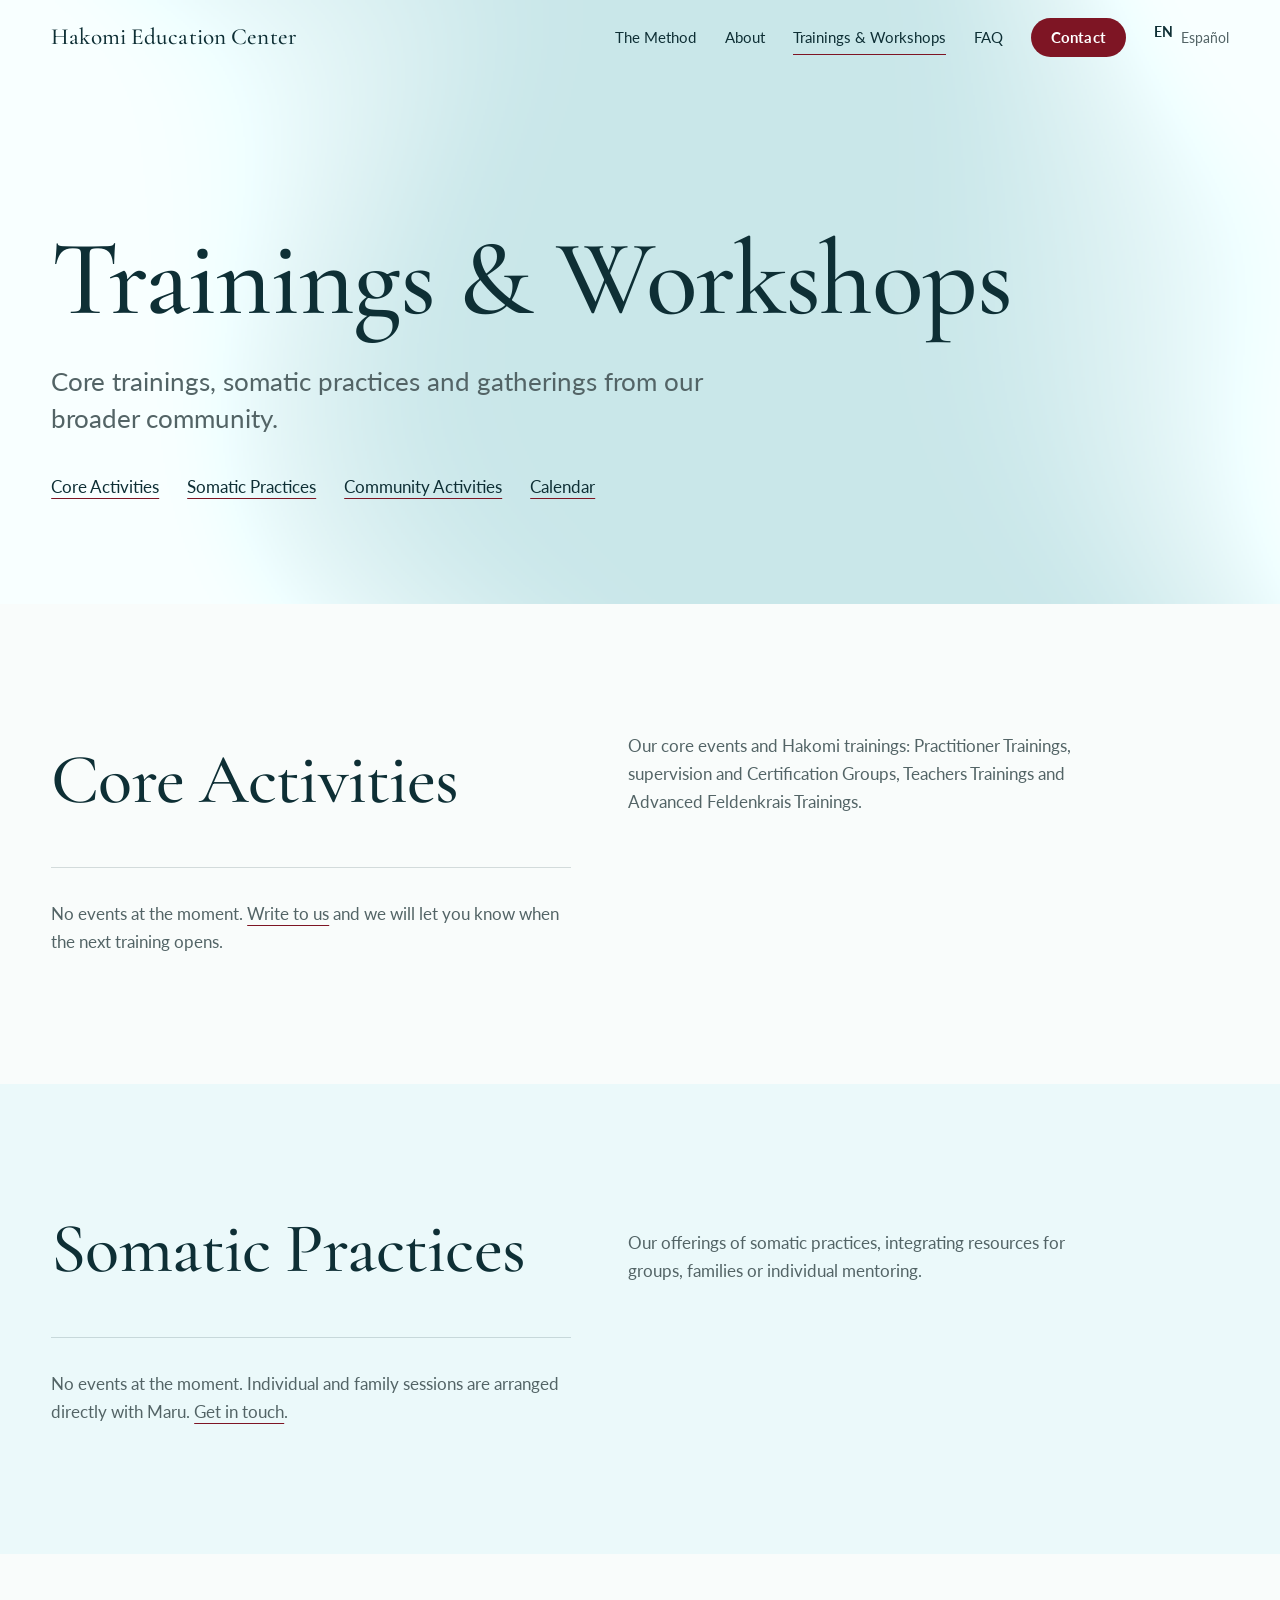
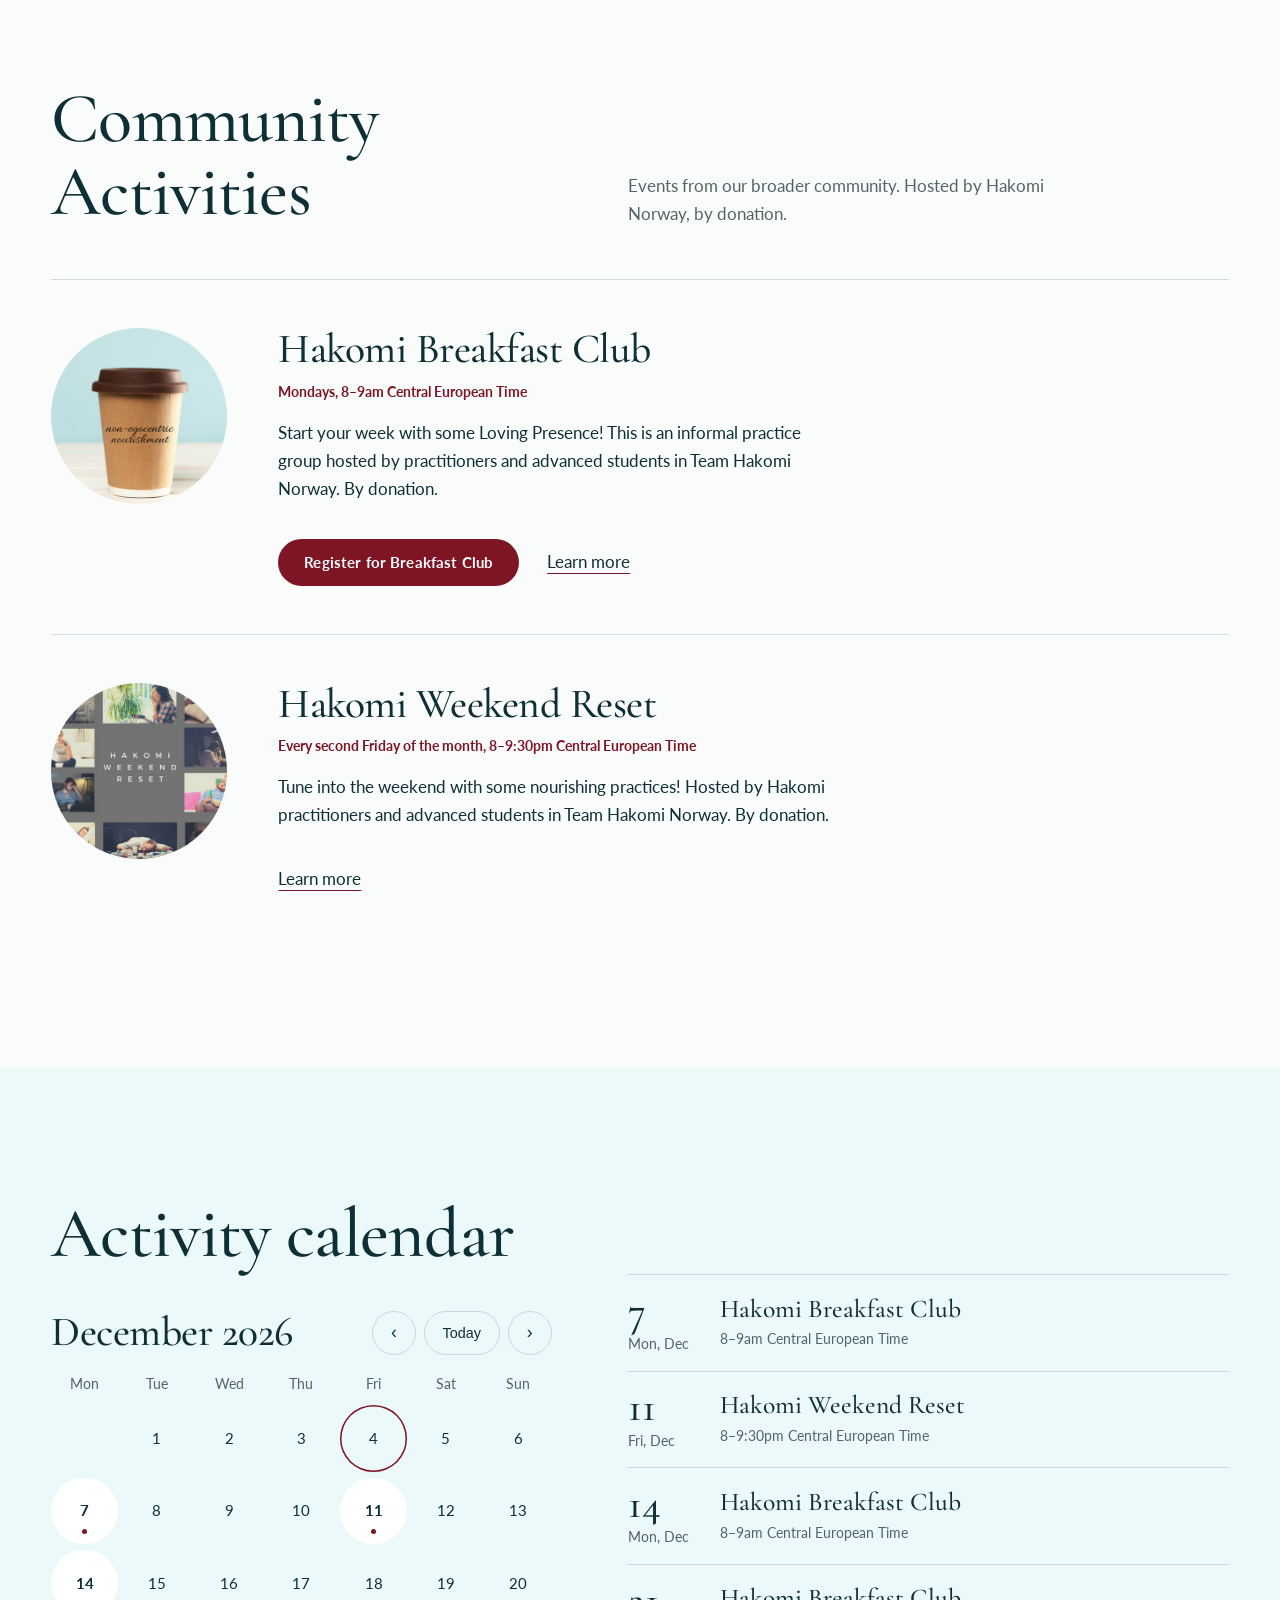
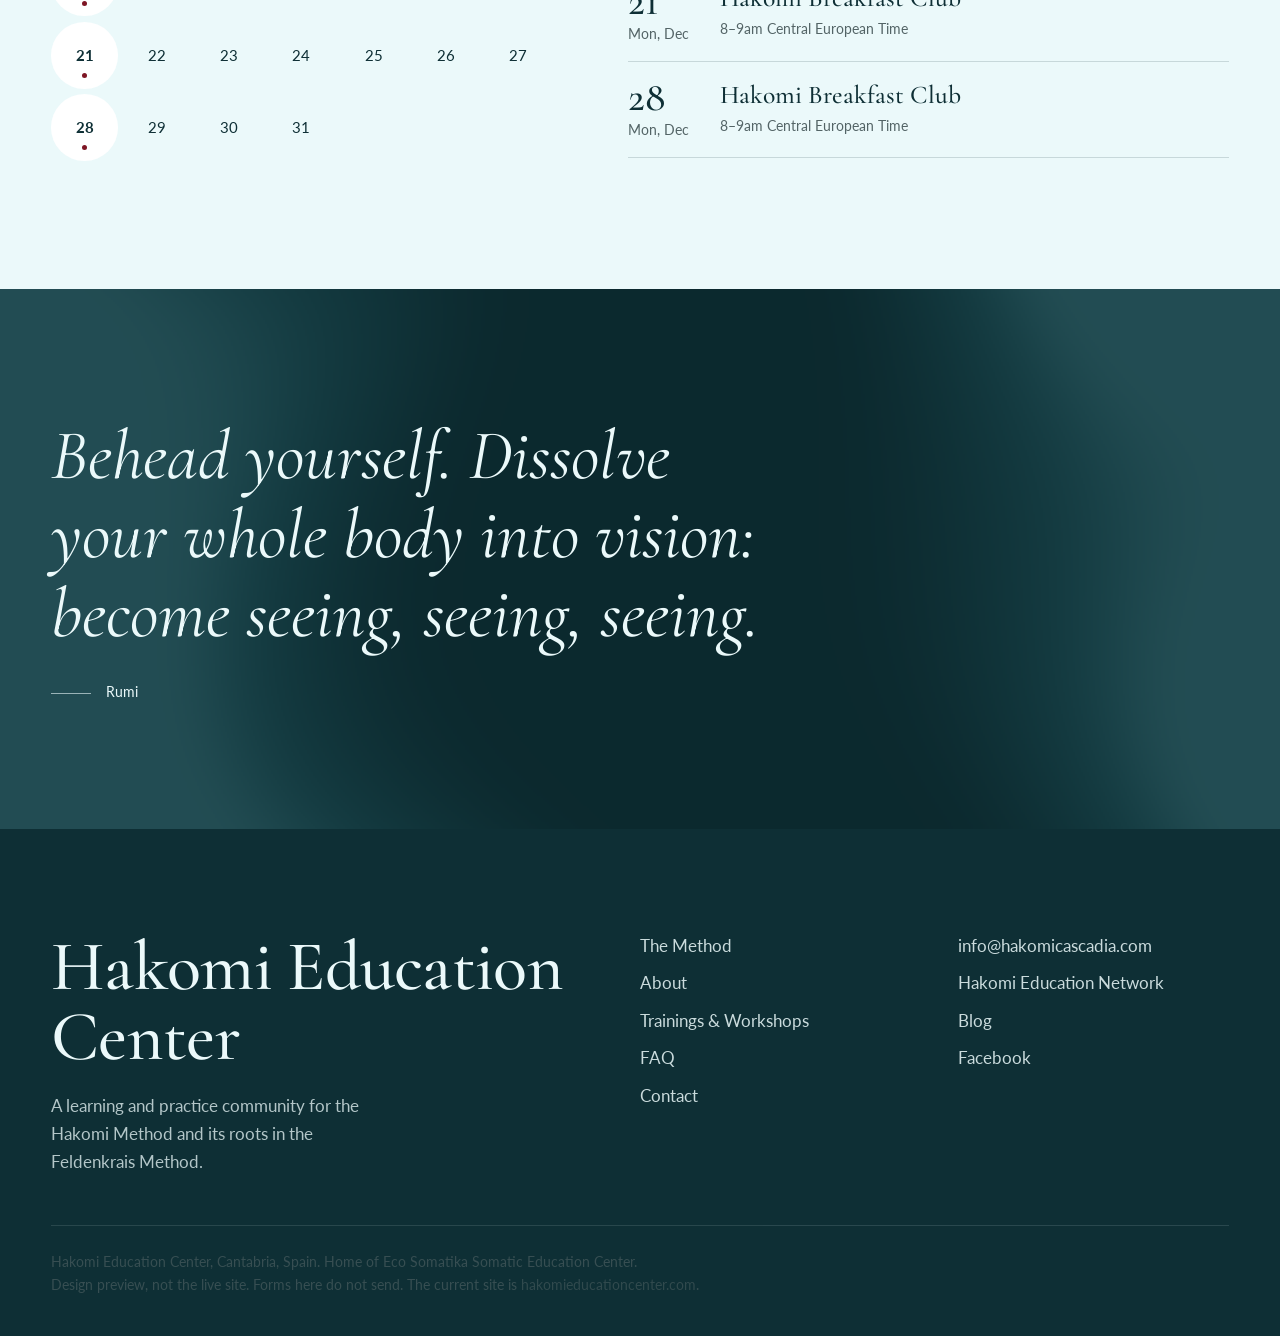
<file: trainings.html>
<!doctype html>
<html lang="en">
<head>
  <meta charset="utf-8">
  <meta name="viewport" content="width=device-width, initial-scale=1">
  <meta name="robots" content="noindex, nofollow">
  <title>Trainings & Workshops | Hakomi Education Center</title>
  <meta name="description" content="Hakomi trainings, somatic practices and community practice groups, with an activity calendar.">
  <link rel="preconnect" href="https://fonts.googleapis.com">
  <link rel="preconnect" href="https://fonts.gstatic.com" crossorigin>
  <link href="https://fonts.googleapis.com/css2?family=Cormorant+Garamond:ital,wght@0,400;0,500;1,400&family=Lato:wght@400;700&display=swap" rel="stylesheet">
  <link rel="stylesheet" href="assets/site.css">
  <script src="assets/site.js" defer></script>
</head>
<body>
<main id="main">

  <header class="page-head water" data-water="ice">
    <div class="wrap">
      <h1>Trainings &amp; Workshops</h1>
      <p class="lede">Core trainings, somatic practices and gatherings from our broader community.</p>
      <div class="actions">
        <a class="link" href="#core">Core Activities</a>
        <a class="link" href="#somatic">Somatic Practices</a>
        <a class="link" href="#community">Community Activities</a>
        <a class="link" href="#calendar">Calendar</a>
      </div>
    </div>
  </header>

  <section class="band" id="core">
    <div class="wrap">
      <div class="section-head">
        <h2>Core Activities</h2>
        <p>Our core events and Hakomi trainings: Practitioner Trainings, supervision and Certification Groups, Teachers Trainings and Advanced Feldenkrais Trainings.</p>
      </div>
      <p class="empty">No events at the moment. <a class="link" href="contact.html">Write to us</a> and we will let you know when the next training opens.</p>
    </div>
  </section>

  <section class="band band--ice" id="somatic">
    <div class="wrap">
      <div class="section-head">
        <h2>Somatic Practices</h2>
        <p>Our offerings of somatic practices, integrating resources for groups, families or individual mentoring.</p>
      </div>
      <p class="empty">No events at the moment. Individual and family sessions are arranged directly with Maru. <a class="link" href="contact.html">Get in touch</a>.</p>
    </div>
  </section>

  <section class="band" id="community">
    <div class="wrap">
      <div class="section-head">
        <h2>Community Activities</h2>
        <p>Events from our broader community. Hosted by Hakomi Norway, by donation.</p>
      </div>

      <article class="event">
        <img class="round" loading="lazy" alt="" src="assets/media/breakfast.png">
        <div>
          <h3>Hakomi Breakfast Club</h3>
          <p class="when">Mondays, 8–9am Central European Time</p>
          <p>Start your week with some Loving Presence! This is an informal practice group hosted by practitioners and advanced students in Team Hakomi Norway. By donation.</p>
          <div class="actions">
            <button class="btn" data-dialog="register">Register for Breakfast Club</button>
            <a class="link" href="https://en.hakomi.no/hakomi-breakfast-club-info">Learn more</a>
          </div>
        </div>
      </article>

      <article class="event">
        <img class="round" loading="lazy" alt="" src="assets/media/reset.png">
        <div>
          <h3>Hakomi Weekend Reset</h3>
          <p class="when">Every second Friday of the month, 8–9:30pm Central European Time</p>
          <p>Tune into the weekend with some nourishing practices! Hosted by Hakomi practitioners and advanced students in Team Hakomi Norway. By donation.</p>
          <div class="actions">
            <a class="link" href="https://en.hakomi.no/hakomi-weekend-reset-info">Learn more</a>
          </div>
        </div>
      </article>
    </div>
  </section>

  <section class="band band--ice" id="calendar">
    <div class="wrap split-cols" data-cal>
      <div>
        <h2>Activity calendar</h2>
        <div class="cal-head" style="margin-top:2.5rem">
          <h3 data-month aria-live="polite"></h3>
          <div class="cal-nav">
            <button data-step="-1" aria-label="Previous month">&#8249;</button>
            <button data-step="0" aria-label="This month" style="width:auto;padding-inline:1.1rem;border-radius:99px;font-size:.9rem">Today</button>
            <button data-step="1" aria-label="Next month">&#8250;</button>
          </div>
        </div>
        <div class="cal"></div>
      </div>
      <ul class="dates" data-list style="margin-top:clamp(0rem,6vw,5.5rem)"></ul>
    </div>
  </section>

  <section class="band band--deep water" data-water="deep">
    <div class="wrap">
      <blockquote class="quote quote--big">
        <p>Behead yourself. Dissolve your whole body into vision: become seeing, seeing, seeing.</p>
        <cite>Rumi</cite>
      </blockquote>
    </div>
  </section>

</main>

<dialog id="register" aria-labelledby="register-title">
  <form method="dialog"><button class="close" aria-label="Close">&times;</button></form>
  <h2 id="register-title">Register for Hakomi Breakfast Club</h2>
  <form class="form" data-demo>
    <div class="two">
      <div><label for="r-first">First name</label><input id="r-first" autocomplete="given-name" required></div>
      <div><label for="r-last">Last name</label><input id="r-last" autocomplete="family-name" required></div>
    </div>
    <div class="two">
      <div><label for="r-email">Email</label><input id="r-email" type="email" autocomplete="email" required></div>
      <div><label for="r-country">Country</label><input id="r-country" autocomplete="country-name" required></div>
    </div>
    <fieldset>
      <legend>What is your experience with Hakomi?</legend>
      <label class="check"><input type="radio" name="exp" required> I've done training, practice groups or other</label>
      <label class="check"><input type="radio" name="exp"> I'm new to Hakomi</label>
    </fieldset>
    <label class="check"><input type="checkbox"> If joining for the first time, I would prefer to just observe</label>
    <div><label for="r-notes">Any questions or comments?</label><textarea id="r-notes"></textarea></div>
    <label class="check"><input type="checkbox" required> <span>I've read the <a class="link" href="https://www.hakomieducationcenter.com/guideline-and-confidentiality-agreement">Guideline &amp; Confidentiality Agreement</a></span></label>
    <div><button class="btn">Register</button></div>
  </form>
  <div class="done" hidden>
    <svg viewBox="0 0 56 56" aria-hidden="true"><circle cx="28" cy="28" r="25"/><path d="M17 29l8 8 15-17"/></svg>
    <h3>You're registered</h3>
    <p>You will receive the link and donation information in a reminder email before the next Monday session.</p>
    <small>Prototype: this form is not connected yet, so nothing was sent.</small>
  </div>
</dialog>

</body>
</html>
</file>
<file: assets/site.css>
/* Hakomi Education Center — refreshed prototype
   Water & Stone: their ice blue and burgundy, deepened. Circle is the one recurring shape. */

:root {
  --ice: #ebf9fa;
  --paper: #f9fcfb;
  --deep: #0e2f35;
  --stone: #536466;
  --garnet: #7e1524;
  --line: rgba(14, 47, 53, 0.16);

  --serif: "Cormorant Garamond", "Playfair Display", Georgia, serif;
  --sans: Lato, "Avenir Next", Avenir, system-ui, sans-serif;

  --s-1: 0.875rem;
  --s0: 1.0625rem;
  --s1: clamp(1.3rem, 1.15rem + 0.6vw, 1.6rem);
  --s2: clamp(1.8rem, 1.35rem + 1.8vw, 2.6rem);
  --s3: clamp(2.5rem, 1.6rem + 3.6vw, 4.4rem);
  --s4: clamp(3.1rem, 1.4rem + 6.6vw, 6.75rem);

  --gutter: clamp(1.25rem, 4vw, 4rem);
  --ease: cubic-bezier(0.22, 0.7, 0.2, 1);
}

*, *::before, *::after { box-sizing: border-box; }
html { scroll-behavior: smooth; scroll-padding-top: 5rem; -webkit-text-size-adjust: 100%; }
body {
  margin: 0;
  font: 400 var(--s0) / 1.65 var(--sans);
  color: var(--deep);
  background: var(--paper);
  -webkit-font-smoothing: antialiased;
}
img, video, canvas { display: block; max-width: 100%; }
h1, h2, h3, p, ul, ol, blockquote, figure { margin: 0; }
ul, ol { padding: 0; list-style: none; }
h1, h2, h3 { font-family: var(--serif); font-weight: 500; line-height: 1.04; letter-spacing: -0.012em; text-wrap: balance; }
h1 { font-size: var(--s4); }
h2 { font-size: var(--s3); }
h3 { font-size: var(--s2); }
a { color: inherit; }
:focus-visible { outline: 2px solid var(--garnet); outline-offset: 3px; border-radius: 2px; }
[hidden] { display: none !important; }

.wrap { width: min(100% - 2 * var(--gutter), 76rem); margin-inline: auto; }
.band { padding-block: clamp(4.5rem, 10vw, 9.5rem); }
.band--ice { background: var(--ice); }
.band--deep { background: var(--deep); color: var(--ice); }
.skip { position: absolute; left: -999px; top: 0; background: var(--deep); color: var(--ice); padding: 0.75rem 1rem; z-index: 100; }
.skip:focus { left: 0; }

/* text */
.lead { font: 400 var(--s2) / 1.18 var(--serif); letter-spacing: -0.01em; text-wrap: balance; }
.lede { font-size: var(--s1); line-height: 1.45; color: var(--stone); max-width: 44ch; }
.prose > * { max-width: 64ch; }
.prose > * + * { margin-top: 1.15em; }
.prose h2:not(:first-child), .prose h3:not(:first-child) { margin-top: 1.6em; }
.note { font-size: var(--s-1); line-height: 1.6; color: var(--stone); max-width: 78ch; border-left: 2px solid var(--garnet); padding-left: 1.25rem; }
.link { text-decoration: underline; text-decoration-color: var(--garnet); text-decoration-thickness: 1px; text-underline-offset: 0.28em; transition: text-underline-offset 0.3s var(--ease), color 0.3s; }
.link:hover { text-underline-offset: 0.45em; color: var(--garnet); }
.band--deep .link { text-decoration-color: currentColor; }
.band--deep .link:hover { color: #fff; }

.btn {
  display: inline-block; border: 0; cursor: pointer; text-decoration: none;
  font: 700 0.95rem / 1 var(--sans); letter-spacing: 0.01em;
  padding: 1.05em 1.7em; border-radius: 99px;
  background: var(--garnet); color: #fff;
  box-shadow: 0 0 0 0 rgba(126, 21, 36, 0.18);
  transition: box-shadow 0.6s var(--ease), background 0.3s;
}
.btn:hover { background: #6a0f1c; box-shadow: 0 0 0 9px rgba(126, 21, 36, 0.12); }
.btn--quiet { background: transparent; color: var(--deep); box-shadow: inset 0 0 0 1px var(--deep); }
.btn--quiet:hover { background: var(--deep); color: var(--ice); box-shadow: inset 0 0 0 1px var(--deep); }
.actions { display: flex; flex-wrap: wrap; align-items: center; gap: 1rem 1.75rem; margin-top: 2.25rem; }

/* header */
.site-head {
  position: fixed; inset: 0 0 auto; z-index: 50;
  display: flex; align-items: center; justify-content: space-between; gap: 2rem;
  padding: 1.1rem var(--gutter);
  transition: background 0.4s, box-shadow 0.4s, padding 0.4s;
}
.site-head.is-scrolled, .site-head[data-open] {
  background: rgba(235, 249, 250, 0.86); backdrop-filter: blur(14px); -webkit-backdrop-filter: blur(14px);
  box-shadow: 0 1px 0 var(--line); padding-block: 0.7rem;
}
.brand { font: 500 1.45rem / 1 var(--serif); letter-spacing: 0.005em; text-decoration: none; white-space: nowrap; }
.site-nav { display: flex; align-items: center; gap: clamp(1rem, 2.2vw, 2.25rem); font-size: 0.95rem; }
.site-nav a { text-decoration: none; position: relative; padding-block: 0.35rem; }
.site-nav a:not(.btn)::after {
  content: ""; position: absolute; left: 0; right: 0; bottom: 0; height: 1px; background: var(--garnet);
  transform: scaleX(0); transform-origin: left; transition: transform 0.45s var(--ease);
}
.site-nav a:hover::after, .site-nav a[aria-current]::after { transform: scaleX(1); }
.site-nav .btn { padding: 0.8em 1.3em; }
.lang { font-size: var(--s-1); color: var(--stone); display: flex; gap: 0.5rem; }
.lang b { color: var(--deep); }
.menu-btn { display: none; background: none; border: 0; font: 700 0.95rem var(--sans); color: var(--deep); cursor: pointer; padding: 0.5rem 0; }

@media (max-width: 62rem) {
  .menu-btn { display: block; }
  .site-nav {
    position: absolute; inset: 100% 0 auto; flex-direction: column; align-items: flex-start; gap: 0.25rem;
    padding: 1rem var(--gutter) 2rem; background: rgba(235, 249, 250, 0.97);
    font: 500 1.7rem / 1.3 var(--serif);
    display: none;
  }
  .site-head[data-open] .site-nav { display: flex; }
  .site-nav .btn { font: 700 0.95rem var(--sans); margin-top: 0.75rem; }
  .lang { margin-top: 1rem; font-family: var(--sans); }
}

/* hero: the valley seen through a breathing circle that opens as you scroll */
.hero { height: 240vh; }
.hero-stage { position: sticky; top: 0; height: 100vh; height: 100svh; overflow: hidden; background: var(--ice); }
.hero-video { position: absolute; inset: 0; width: 100%; height: 100%; object-fit: cover; clip-path: circle(var(--r, 22vmin) at var(--cx, 72%) var(--cy, 52%)); }
.hero-stage::after { content: ""; position: absolute; inset: 0; background: linear-gradient(90deg, rgba(8, 28, 32, 0.62), rgba(8, 28, 32, 0.1) 75%); opacity: var(--shade, 0); pointer-events: none; }
.hero-copy, .hero-after { position: absolute; z-index: 2; left: var(--gutter); }
.hero-copy { top: 50%; width: min(46rem, 54vw); transform: translateY(calc(-46% - var(--lift, 0px))); opacity: var(--fade, 1); }
.hero-copy .lede { margin-top: 1.5rem; color: var(--deep); max-width: 34ch; }
.hero-after { pointer-events: none; /* invisible until scrolled; must never sit on top of the buttons */ bottom: clamp(3rem, 12vh, 8rem); width: min(56rem, calc(100% - 2 * var(--gutter))); color: #fff; opacity: var(--after, 0); font: 400 var(--s3) / 1.08 var(--serif); letter-spacing: -0.012em; text-wrap: balance; }
.hero h1 span { display: block; }
.js .hero h1 span, .js .hero-copy .lede, .js .hero-copy .actions { opacity: 0; transform: translateY(0.6em); animation: rise 1.4s var(--ease) forwards; animation-delay: calc(var(--i, 0) * 0.28s + 0.2s); }
@keyframes rise { to { opacity: 1; transform: none; } }

@media (max-width: 52rem) {
  .hero-copy { top: 5.5rem; width: calc(100% - 2 * var(--gutter)); transform: translateY(calc(-1 * var(--lift, 0px))); }
  .hero-copy .lede { margin-top: 1rem; font-size: 1.15rem; }
  .hero-copy .actions { margin-top: 1.5rem; }
  .hero-video { clip-path: circle(var(--r, 0px) at var(--cx, 50%) var(--cy, 80%)); }
}

/* quotes */
.quote { max-width: 46rem; }
.quote p { font: italic 400 var(--s2) / 1.28 var(--serif); text-wrap: pretty; }
.quote--big p { font-size: var(--s3); line-height: 1.12; }
.quote cite { display: block; margin-top: 1.75rem; font: 400 var(--s-1) / 1.4 var(--sans); font-style: normal; letter-spacing: 0.02em; }
.quote cite::before { content: ""; display: inline-block; width: 2.5rem; height: 1px; background: currentColor; vertical-align: middle; margin-right: 0.9rem; opacity: 0.6; }
.quote.split .w { opacity: 0.14; transition: opacity 1.1s ease; transition-delay: calc(var(--i) * 32ms); }
.quote.split.in .w { opacity: 1; }
.center { margin-inline: auto; }

/* water surface (canvas added by JS) */
.water { position: relative; isolation: isolate; }
.water > canvas { position: absolute; inset: 0; width: 100%; height: 100%; z-index: -1; }

/* page heads */
.page-head { padding: clamp(9rem, 20vw, 14rem) 0 clamp(3.5rem, 8vw, 6.5rem); background: var(--ice); }
.page-head .lede { margin-top: 1.75rem; }

/* layouts */
.split-cols { display: grid; gap: clamp(2.5rem, 6vw, 6rem); grid-template-columns: minmax(0, 5fr) minmax(0, 6fr); align-items: start; }
.sticky { position: sticky; top: 7rem; }
.round { border-radius: 50%; aspect-ratio: 1; object-fit: cover; width: 100%; background: var(--ice); }
.trio { display: grid; grid-template-columns: repeat(3, minmax(0, 1fr)); gap: clamp(2rem, 4vw, 4rem); margin-top: clamp(2.5rem, 6vw, 5rem); }
.trio .round { width: clamp(7rem, 12vw, 10rem); margin-bottom: 1.75rem; }
.trio h3 { margin-bottom: 0.9rem; }
.trio p { color: var(--stone); }
@media (max-width: 52rem) {
  .split-cols, .trio { grid-template-columns: 1fr; }
  .sticky { position: static; }
}

/* offering rows */
.rows { margin-top: clamp(2rem, 5vw, 4rem); border-bottom: 1px solid var(--line); }
.row { display: grid; grid-template-columns: minmax(0, 5fr) minmax(0, 5fr) auto; gap: 1rem 3rem; align-items: center; padding: clamp(1.5rem, 3vw, 2.5rem) 0; border-top: 1px solid var(--line); text-decoration: none; }
.row h3 { font-size: var(--s3); transition: transform 0.6s var(--ease), color 0.4s; }
.row p { color: var(--stone); max-width: 38ch; }
.row .round { width: clamp(4rem, 7vw, 6.5rem); transition: transform 0.8s var(--ease); }
.row:hover h3 { transform: translateX(0.6rem); color: var(--garnet); }
.row:hover .round { transform: scale(1.18); }
@media (max-width: 52rem) { .row { grid-template-columns: 1fr auto; } .row p { grid-column: 1 / -1; grid-row: 2; } }

/* dates and calendar */
.dates li { display: grid; grid-template-columns: 4.5rem 1fr; gap: 1.25rem; align-items: center; padding: 1.1rem 0; border-top: 1px solid var(--line); }
.dates li:last-child { border-bottom: 1px solid var(--line); }
.dates .day { font: 500 2.6rem / 0.9 var(--serif); }
.dates .day small { display: block; font: 400 var(--s-1) / 1.3 var(--sans); color: var(--stone); margin-top: 0.3rem; }
.dates strong { display: block; font: 500 var(--s1) / 1.2 var(--serif); }
.dates span { color: var(--stone); font-size: var(--s-1); }
.cal-head { display: flex; align-items: center; justify-content: space-between; gap: 1rem; margin-bottom: 1.25rem; }
.cal-head h3 { font-size: var(--s2); }
.cal-nav { display: flex; gap: 0.5rem; }
.cal-nav button { width: 2.75rem; height: 2.75rem; border-radius: 50%; border: 1px solid var(--line); background: none; color: var(--deep); cursor: pointer; font-size: 1.1rem; transition: background 0.3s, color 0.3s; }
.cal-nav button:hover { background: var(--deep); color: var(--ice); }
.cal { display: grid; grid-template-columns: repeat(7, 1fr); gap: 0.35rem; text-align: center; }
.cal b { font: 400 var(--s-1) var(--sans); color: var(--stone); padding-bottom: 0.5rem; }
.cal span { aspect-ratio: 1; display: grid; place-items: center; border-radius: 50%; font-size: 0.95rem; position: relative; }
.cal .has { background: #fff; font-weight: 700; }
.cal .has::after { content: ""; position: absolute; bottom: 16%; width: 5px; height: 5px; border-radius: 50%; background: var(--garnet); }
.cal .today { box-shadow: inset 0 0 0 1.5px var(--garnet); }

/* events */
.event { display: grid; grid-template-columns: clamp(6rem, 14vw, 11rem) 1fr; gap: clamp(1.5rem, 4vw, 3.5rem); align-items: start; padding-block: clamp(2rem, 4vw, 3rem); border-top: 1px solid var(--line); }
.event h3 { margin-bottom: 0.5rem; }
.event .when { color: var(--garnet); font-weight: 700; font-size: var(--s-1); margin-bottom: 1rem; }
.event p { max-width: 56ch; }
.empty { border-top: 1px solid var(--line); padding-top: 2rem; color: var(--stone); max-width: 52ch; }
.section-head { display: grid; grid-template-columns: minmax(0, 5fr) minmax(0, 6fr); gap: 1.5rem clamp(2rem, 6vw, 6rem); align-items: end; margin-bottom: clamp(2rem, 4vw, 3.5rem); }
.section-head p { color: var(--stone); max-width: 46ch; }
@media (max-width: 52rem) { .section-head { grid-template-columns: 1fr; } .event { grid-template-columns: 5rem 1fr; } }

/* team bios */
.bio { display: grid; grid-template-columns: clamp(6rem, 15vw, 12rem) 1fr; gap: clamp(1.5rem, 4vw, 4rem); align-items: start; padding-block: clamp(2.5rem, 5vw, 4rem); border-top: 1px solid var(--line); }
.bio > .round { position: sticky; top: 6.5rem; }
.bio .role { color: var(--garnet); font-weight: 700; font-size: var(--s-1); margin-top: 0.4rem; }
.bio .fine { font-size: var(--s-1); color: var(--stone); }
@media (max-width: 52rem) {
  .bio { grid-template-columns: 1fr; }
  .bio > .round { position: static; width: 8rem; }
}

/* people, network, talks */
.people { display: grid; grid-template-columns: repeat(auto-fill, minmax(13rem, 1fr)); gap: 3rem 2.5rem; margin-top: 3rem; }
.people .round { width: 11rem; margin-bottom: 1.25rem; }
.people h3 { font-size: var(--s1); }
.people p { color: var(--stone); font-size: var(--s-1); }
.network { display: grid; grid-template-columns: repeat(auto-fill, minmax(15rem, 1fr)); gap: 0 2.5rem; margin-top: 2.5rem; }
.network a { display: block; padding: 1.1rem 0; border-top: 1px solid rgba(235, 249, 250, 0.22); text-decoration: none; font: 500 var(--s1) / 1.2 var(--serif); transition: padding-left 0.5s var(--ease); }
.network a small { display: block; font: 400 var(--s-1) var(--sans); opacity: 0.7; margin-top: 0.2rem; }
.network a:hover { padding-left: 0.6rem; }
.talks li { border-top: 1px solid var(--line); }
.talks a { display: grid; grid-template-columns: 3.25rem 1fr; gap: 1.5rem; align-items: center; padding: 1.4rem 0; text-decoration: none; }
.talks i { width: 3.25rem; height: 3.25rem; border-radius: 50%; border: 1px solid var(--deep); display: grid; place-items: center; transition: background 0.4s, transform 0.6s var(--ease); }
.talks i::before { content: ""; border-left: 0.7rem solid var(--deep); border-block: 0.42rem solid transparent; margin-left: 0.2rem; transition: border-color 0.4s; }
.talks a:hover i { background: var(--deep); transform: scale(1.1); }
.talks a:hover i::before { border-left-color: var(--ice); }
.talks strong { display: block; font: 500 var(--s1) / 1.2 var(--serif); }
.talks span { color: var(--stone); font-size: var(--s-1); }

/* talk pages */
.player { margin-top: clamp(2rem, 5vw, 3.5rem); aspect-ratio: 16 / 9; border-radius: 1.25rem; overflow: hidden; background: var(--deep); box-shadow: 0 2.5rem 5rem -2.5rem rgba(14, 47, 53, 0.5); }
.player iframe { display: block; width: 100%; height: 100%; border: 0; }
.talk-nav { display: flex; flex-wrap: wrap; justify-content: space-between; gap: 1rem 2rem; margin-top: 1.75rem; }
.talks a[aria-current] i { background: var(--deep); }
.talks a[aria-current] i::before { border-left-color: var(--ice); }
.fine { font-size: var(--s-1); color: var(--stone); }

/* faq */
.faq-group + .faq-group { margin-top: clamp(3rem, 6vw, 5rem); }
.faq-group h2 { font-size: var(--s2); margin-bottom: 1.25rem; color: var(--garnet); }
details { border-top: 1px solid var(--line); }
details:last-child { border-bottom: 1px solid var(--line); }
summary { list-style: none; cursor: pointer; display: flex; justify-content: space-between; gap: 2rem; align-items: center; padding: 1.4rem 0; font: 500 var(--s1) / 1.25 var(--serif); }
summary::-webkit-details-marker { display: none; }
summary::after { content: ""; flex: none; width: 1rem; height: 1rem; background: linear-gradient(var(--deep), var(--deep)) center / 100% 1px no-repeat, linear-gradient(var(--deep), var(--deep)) center / 1px 100% no-repeat; transition: transform 0.5s var(--ease); }
details[open] summary::after { transform: rotate(135deg); }
details > div { padding: 0 0 1.75rem; max-width: 64ch; }
details > div > * + * { margin-top: 0.9em; }
details ul { list-style: disc; padding-left: 1.2rem; }
@supports (interpolate-size: allow-keywords) {
  :root { interpolate-size: allow-keywords; }
  details::details-content { block-size: 0; overflow: clip; transition: block-size 0.5s var(--ease), content-visibility 0.5s allow-discrete; }
  details[open]::details-content { block-size: auto; }
}

/* forms */
.form { display: grid; gap: 1.75rem; max-width: 34rem; }
.form label, .form legend { display: block; font-weight: 700; font-size: var(--s-1); margin-bottom: 0.35rem; padding: 0; }
.form input:not([type="radio"], [type="checkbox"]), .form textarea {
  width: 100%; font: inherit; color: inherit; background: transparent;
  border: 0; border-bottom: 1px solid var(--deep); border-radius: 0; padding: 0.6rem 0;
  transition: border-color 0.3s, box-shadow 0.3s;
}
.form textarea { min-height: 7.5rem; resize: vertical; }
.form input:focus-visible, .form textarea:focus-visible { outline: 0; border-color: var(--garnet); box-shadow: 0 1px 0 var(--garnet); }
.form fieldset { border: 0; padding: 0; margin: 0; }
.form .check { display: flex; gap: 0.7rem; align-items: baseline; font-weight: 400; font-size: var(--s0); margin: 0.35rem 0 0; }
.form input[type="radio"], .form input[type="checkbox"] { accent-color: var(--garnet); width: 1.05rem; height: 1.05rem; flex: none; translate: 0 0.15rem; }
.two { display: grid; grid-template-columns: 1fr 1fr; gap: 1.75rem; }
@media (max-width: 36rem) { .two { grid-template-columns: 1fr; } }
.done { max-width: 34rem; }
.done svg { width: 4.5rem; height: 4.5rem; margin-bottom: 1.5rem; }
.done circle, .done path { fill: none; stroke: var(--garnet); stroke-width: 1.5; stroke-linecap: round; stroke-dasharray: 160; stroke-dashoffset: 160; animation: draw 1.4s var(--ease) forwards; }
.done path { animation-delay: 0.7s; }
@keyframes draw { to { stroke-dashoffset: 0; } }
.done h3 { margin-bottom: 0.75rem; }
.done small { display: block; margin-top: 1rem; color: var(--stone); }

dialog { border: 0; border-radius: 1.25rem; padding: clamp(1.75rem, 4vw, 3rem); width: min(40rem, calc(100% - 2rem)); max-height: calc(100dvh - 2rem); background: var(--paper); color: var(--deep); }
dialog::backdrop { background: rgba(14, 47, 53, 0.55); backdrop-filter: blur(6px); }
dialog h2 { font-size: var(--s2); margin-bottom: 1.75rem; padding-right: 3rem; }
dialog .close { position: absolute; top: 1.25rem; right: 1.25rem; width: 2.75rem; height: 2.75rem; border-radius: 50%; border: 1px solid var(--line); background: none; cursor: pointer; font-size: 1.2rem; color: var(--deep); }

/* footer */
.site-foot { background: var(--deep); color: var(--ice); padding: clamp(4rem, 8vw, 7rem) 0 2.5rem; }
.site-foot .wrap { display: grid; grid-template-columns: minmax(0, 6fr) minmax(0, 3fr) minmax(0, 3fr); gap: 3rem; }
.site-foot .mark { font: 500 var(--s3) / 1 var(--serif); letter-spacing: -0.01em; }
.site-foot p { margin-top: 1.25rem; max-width: 34ch; opacity: 0.75; }
.site-foot li + li { margin-top: 0.6rem; }
.site-foot a { text-decoration: none; opacity: 0.85; transition: opacity 0.3s; }
.site-foot a:hover { opacity: 1; text-decoration: underline; text-underline-offset: 0.3em; }
.site-foot .fine { grid-column: 1 / -1; border-top: 1px solid rgba(235, 249, 250, 0.2); padding-top: 1.5rem; font-size: var(--s-1); opacity: 0.6; margin: 0; max-width: none; }
@media (max-width: 52rem) { .site-foot .wrap { grid-template-columns: 1fr; } }

/* calm mode: no scroll choreography, nothing moves on its own */
@media (prefers-reduced-motion: reduce) {
  html { scroll-behavior: auto; }
  *, *::before, *::after { animation: none !important; transition: none !important; }
  .js .hero h1 span, .js .hero-copy .lede, .js .hero-copy .actions { opacity: 1; transform: none; }
  .hero { height: auto; }
  .hero-stage { position: relative; height: auto; padding: 8rem var(--gutter) 4rem; display: grid; gap: 3rem; }
  .hero-stage::after { display: none; }
  .hero-copy, .hero-after { position: static; transform: none; width: auto; opacity: 1; }
  .hero-after { color: var(--deep); }
  .hero-video { position: static; clip-path: none; border-radius: 50%; aspect-ratio: 1; width: min(26rem, 80vw); height: auto; }
  .quote.split .w { opacity: 1; }
}
</file>
